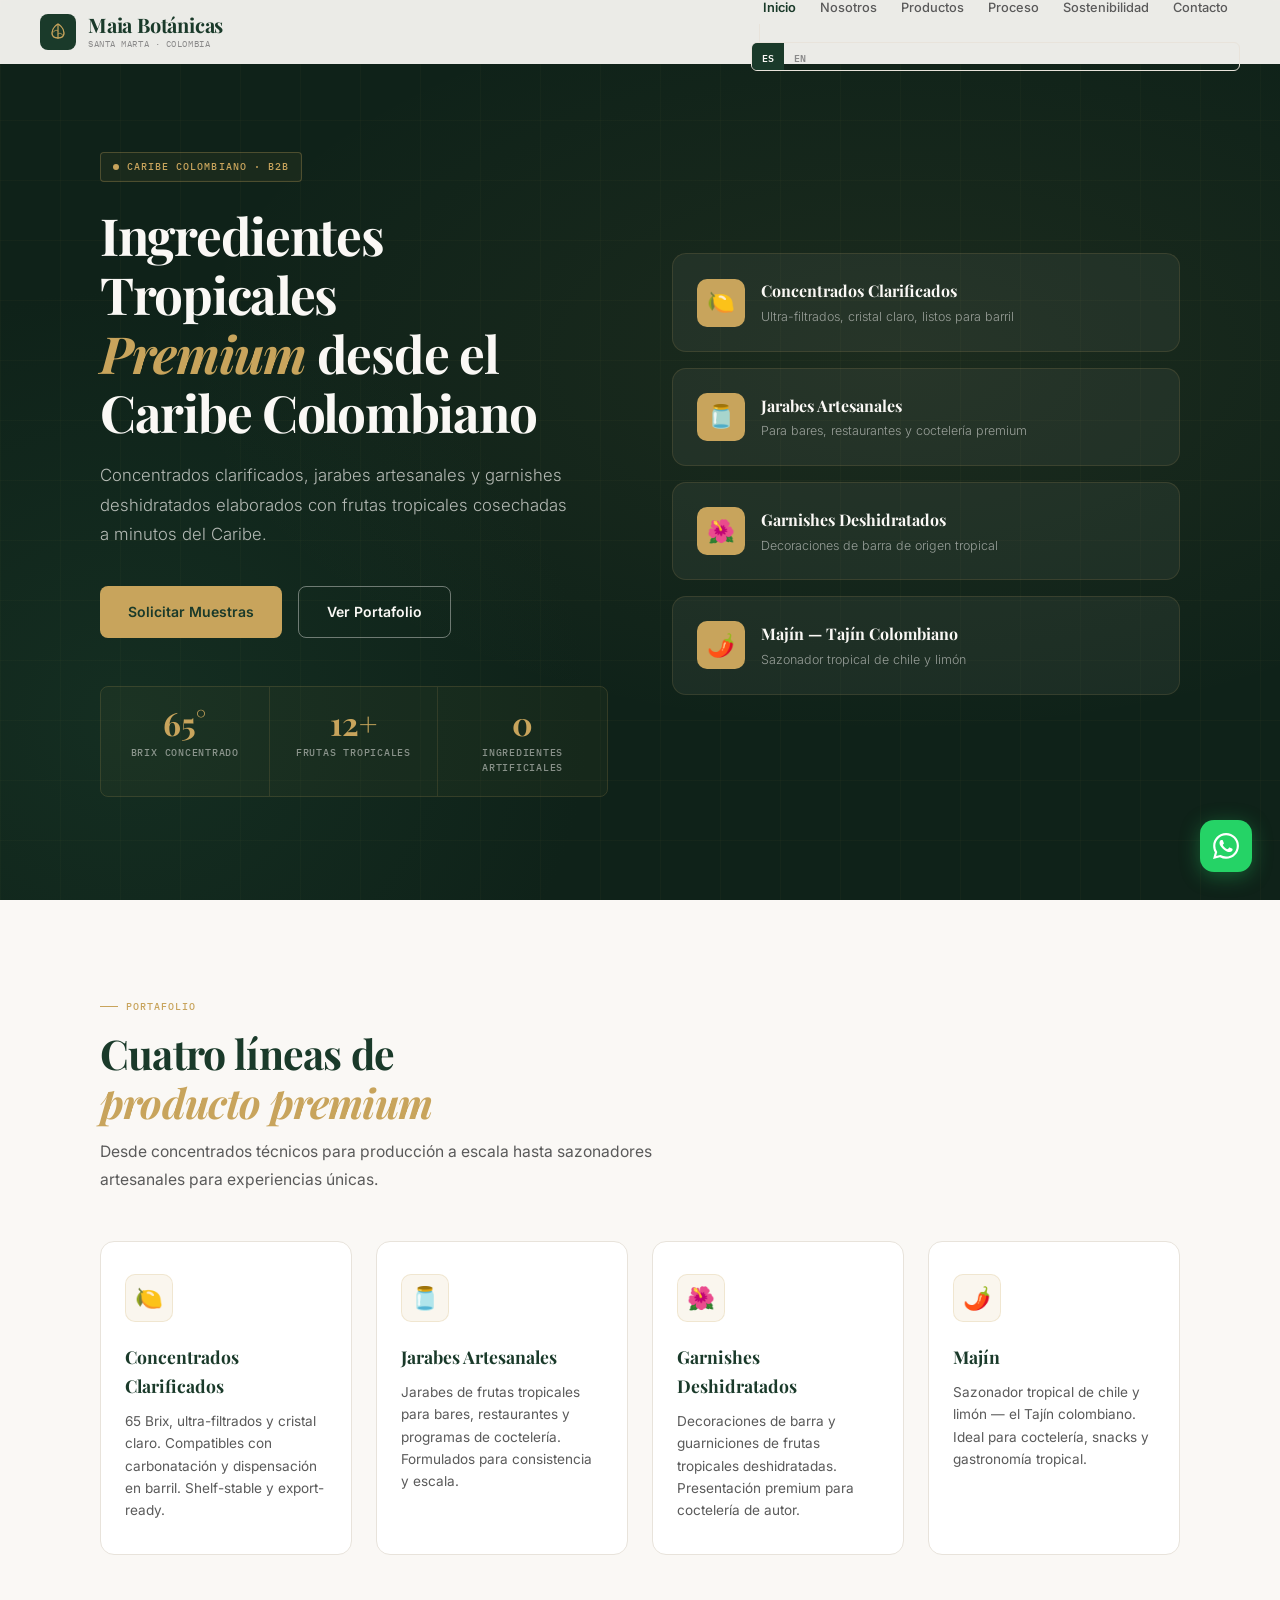
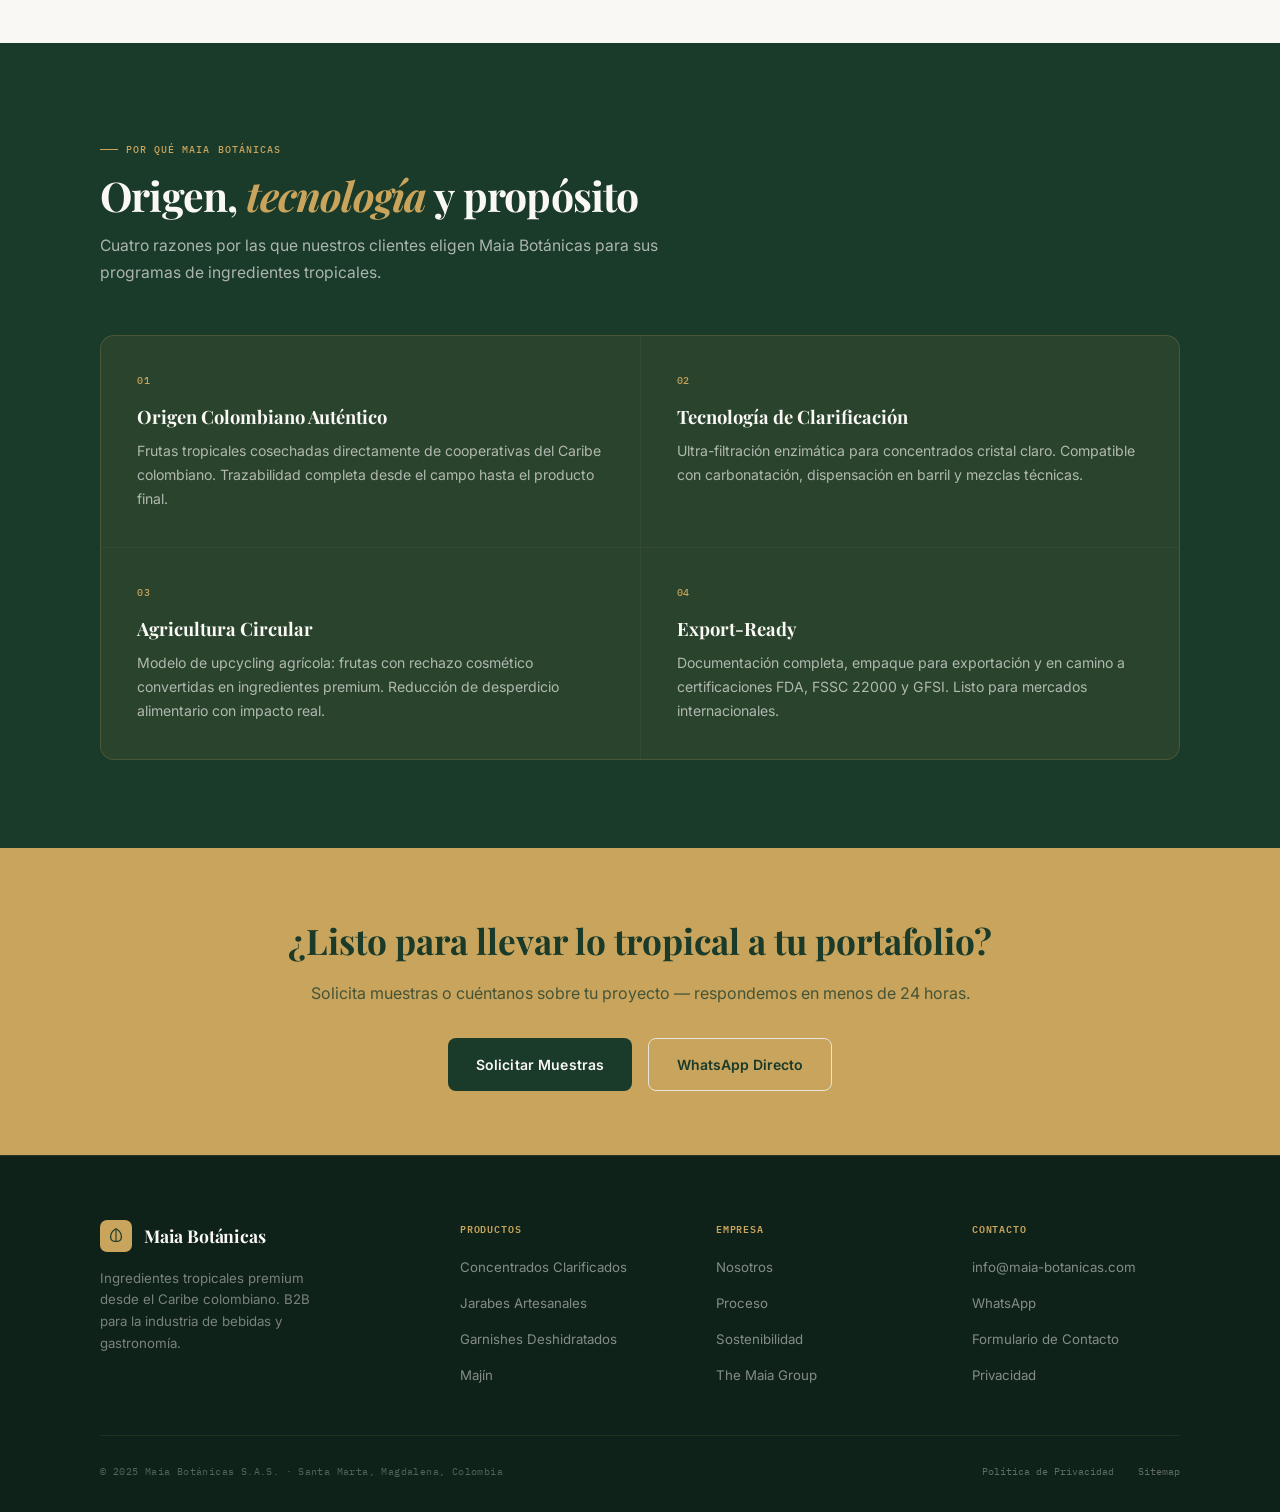
<file: index.html>
<!DOCTYPE html>
<html lang="es">
<head>
<meta charset="UTF-8">
<meta name="viewport" content="width=device-width, initial-scale=1.0">

<!-- Google Analytics (GA4) -->
<script async src="https://www.googletagmanager.com/gtag/js?id=G-XXXXXXXXXX"></script>
<script>
window.dataLayer = window.dataLayer || [];
function gtag(){dataLayer.push(arguments);}
gtag('js', new Date());
gtag('config', 'G-XXXXXXXXXX');
</script>

<title>Maia Botánicas | Ingredientes Tropicales Premium — Caribe Colombiano</title>
<meta name="description" content="Concentrados clarificados, jarabes artesanales y garnishes de frutas tropicales del Caribe colombiano. Ingredientes B2B para la industria de bebidas. Santa Marta, Colombia.">
<meta name="robots" content="index, follow, max-snippet:-1, max-image-preview:large, max-video-preview:-1">
<link rel="canonical" href="https://maia-botanicas.com/">

<!-- Geo -->
<meta name="geo.region" content="CO-MAG">
<meta name="geo.placename" content="Santa Marta, Colombia">
<meta name="geo.position" content="11.2408;-74.1990">
<meta name="ICBM" content="11.2408, -74.1990">

<!-- Open Graph -->
<meta property="og:type" content="website">
<meta property="og:url" content="https://maia-botanicas.com/">
<meta property="og:title" content="Maia Botánicas | Ingredientes Tropicales Premium">
<meta property="og:description" content="Concentrados clarificados 65 Brix, jarabes artesanales y garnishes tropicales. B2B desde el Caribe colombiano.">
<meta property="og:image" content="https://maia-botanicas.com/og-image.jpg">
<meta property="og:site_name" content="Maia Botánicas">
<meta property="og:locale" content="es_CO">
<meta property="og:locale:alternate" content="en_US">

<!-- Twitter Card -->
<meta name="twitter:card" content="summary_large_image">
<meta name="twitter:title" content="Maia Botánicas | Ingredientes Tropicales Premium">
<meta name="twitter:description" content="Concentrados clarificados, jarabes y garnishes tropicales. B2B desde Santa Marta, Colombia.">
<meta name="twitter:image" content="https://maia-botanicas.com/og-image.jpg">

<!-- Structured Data -->
<script type="application/ld+json">
{
  "@context": "https://schema.org",
  "@type": "Organization",
  "name": "Maia Botánicas S.A.S.",
  "url": "https://maia-botanicas.com",
  "description": "Fabricante colombiano de ingredientes tropicales premium: concentrados clarificados, jarabes artesanales y garnishes deshidratados para la industria de bebidas.",
  "foundingDate": "2024",
  "knowsLanguage": ["es", "en"],
  "areaServed": [{"@type": "Country", "name": "Colombia"}, {"@type": "Country", "name": "United States"}],
  "location": {
    "@type": "Place",
    "address": {
      "@type": "PostalAddress",
      "addressLocality": "Santa Marta",
      "addressRegion": "Magdalena",
      "addressCountry": "CO"
    }
  },
  "contactPoint": {
    "@type": "ContactPoint",
    "contactType": "sales",
    "availableLanguage": ["Spanish", "English"]
  },
  "parentOrganization": {
    "@type": "Organization",
    "name": "The Maia Group",
    "url": "https://maia-group.com"
  }
}
</script>

<!-- Fonts -->
<link rel="preconnect" href="https://fonts.googleapis.com">
<link rel="preconnect" href="https://fonts.gstatic.com" crossorigin>
<link href="https://fonts.googleapis.com/css2?family=Playfair+Display:ital,wght@0,700;1,400;1,700&family=Inter:wght@300;400;500;600&family=IBM+Plex+Mono:wght@400;500;600&display=swap" rel="stylesheet">

<link rel="stylesheet" href="css/styles.css">
<link rel="icon" href="favicon/favicon.svg" type="image/svg+xml">
</head>
<body>

<!-- ===== NAV ===== -->
<nav id="navbar">
  <a href="index.html" class="nav-logo" aria-label="Maia Botánicas — Inicio">
    <div class="nav-logo-mark">
      <svg viewBox="0 0 20 20" fill="none" xmlns="http://www.w3.org/2000/svg">
        <path d="M10 2C10 2 4 5.5 4 11C4 13.8 6.2 16 10 16C13.8 16 16 13.8 16 11C16 5.5 10 2 10 2Z" stroke="#c8a45c" stroke-width="1.4" fill="none"/>
        <line x1="10" y1="3" x2="10" y2="16" stroke="#c8a45c" stroke-width="1.2" stroke-linecap="round"/>
        <path d="M10 9C8.5 7.5 6 8.5 5.5 10" stroke="#c8a45c" stroke-width="0.9" stroke-linecap="round" fill="none"/>
        <path d="M10 12C11.5 10.5 14 11.5 14.5 13" stroke="#c8a45c" stroke-width="0.9" stroke-linecap="round" fill="none"/>
      </svg>
    </div>
    <div class="nav-wordmark">
      <span class="nav-wordmark-primary">Maia Botánicas</span>
      <span class="nav-wordmark-sub">Santa Marta · Colombia</span>
    </div>
  </a>

  <div class="nav-center" id="navCenter">
    <ul class="nav-links" id="navLinks">
      <li><a href="index.html" data-lang="es" class="active">Inicio</a><a href="index.html" data-lang="en">Home</a></li>
      <li><a href="nosotros.html" data-lang="es">Nosotros</a><a href="nosotros.html" data-lang="en">About</a></li>
      <li><a href="productos.html" data-lang="es">Productos</a><a href="productos.html" data-lang="en">Products</a></li>
      <li><a href="proceso.html" data-lang="es">Proceso</a><a href="proceso.html" data-lang="en">Process</a></li>
      <li><a href="sostenibilidad.html" data-lang="es">Sostenibilidad</a><a href="sostenibilidad.html" data-lang="en">Sustainability</a></li>
      <li><a href="contacto.html" data-lang="es">Contacto</a><a href="contacto.html" data-lang="en">Contact</a></li>
    </ul>
    <div class="nav-sep"></div>
    <div class="lang-toggle">
      <button class="lang-btn active" id="btnES" onclick="setLang('es')">ES</button>
      <button class="lang-btn" id="btnEN" onclick="setLang('en')">EN</button>
    </div>
  </div>

  <button class="mobile-toggle" onclick="toggleMenu()" aria-label="Menú">
    <svg width="22" height="22" viewBox="0 0 24 24" fill="none" stroke="currentColor" stroke-width="2" stroke-linecap="round">
      <line x1="3" y1="6" x2="21" y2="6"/><line x1="3" y1="12" x2="21" y2="12"/><line x1="3" y1="18" x2="21" y2="18"/>
    </svg>
  </button>
</nav>

<!-- ===== HERO ===== -->
<section class="hero">
  <div class="hero-inner">
    <div class="hero-content">

      <div class="hero-tag" data-lang="es">
        <span class="hero-tag-dot"></span>
        Caribe Colombiano · B2B
      </div>
      <div class="hero-tag" data-lang="en">
        <span class="hero-tag-dot"></span>
        Colombian Caribbean · B2B
      </div>

      <h1 class="hero-h1" data-lang="es">
        Ingredientes Tropicales<br><em>Premium</em> desde el<br>Caribe Colombiano
      </h1>
      <h1 class="hero-h1" data-lang="en">
        Premium Tropical<br><em>Ingredients</em> from the<br>Colombian Caribbean
      </h1>

      <p class="hero-sub" data-lang="es">
        Concentrados clarificados, jarabes artesanales y garnishes deshidratados elaborados con frutas tropicales cosechadas a minutos del Caribe.
      </p>
      <p class="hero-sub" data-lang="en">
        Clarified concentrates, artisanal syrups, and dehydrated garnishes crafted from tropical fruits harvested minutes from the Caribbean coast.
      </p>

      <div class="hero-ctas" data-lang="es">
        <a href="contacto.html" class="btn-gold">Solicitar Muestras</a>
        <a href="productos.html" class="btn-ghost-light">Ver Portafolio</a>
      </div>
      <div class="hero-ctas" data-lang="en">
        <a href="contacto.html" class="btn-gold">Request Samples</a>
        <a href="productos.html" class="btn-ghost-light">View Portfolio</a>
      </div>

      <div class="hero-stats">
        <div class="hero-stat">
          <span class="hero-stat-num">65°</span>
          <span class="hero-stat-label" data-lang="es">Brix Concentrado</span>
          <span class="hero-stat-label" data-lang="en">Brix Concentrate</span>
        </div>
        <div class="hero-stat">
          <span class="hero-stat-num">12+</span>
          <span class="hero-stat-label" data-lang="es">Frutas Tropicales</span>
          <span class="hero-stat-label" data-lang="en">Tropical Fruits</span>
        </div>
        <div class="hero-stat">
          <span class="hero-stat-num">0</span>
          <span class="hero-stat-label" data-lang="es">Ingredientes Artificiales</span>
          <span class="hero-stat-label" data-lang="en">Artificial Ingredients</span>
        </div>
      </div>
    </div>

    <div class="hero-visual">
      <div class="hero-visual-card">
        <div class="hero-visual-icon">🍋</div>
        <div class="hero-visual-text">
          <h4 data-lang="es">Concentrados Clarificados</h4>
          <h4 data-lang="en">Clarified Concentrates</h4>
          <p data-lang="es">Ultra-filtrados, cristal claro, listos para barril</p>
          <p data-lang="en">Ultra-filtered, crystal-clear, keg-dispensing ready</p>
        </div>
      </div>
      <div class="hero-visual-card">
        <div class="hero-visual-icon">🫙</div>
        <div class="hero-visual-text">
          <h4 data-lang="es">Jarabes Artesanales</h4>
          <h4 data-lang="en">Artisanal Syrups</h4>
          <p data-lang="es">Para bares, restaurantes y coctelería premium</p>
          <p data-lang="en">For bars, restaurants and premium cocktail programs</p>
        </div>
      </div>
      <div class="hero-visual-card">
        <div class="hero-visual-icon">🌺</div>
        <div class="hero-visual-text">
          <h4 data-lang="es">Garnishes Deshidratados</h4>
          <h4 data-lang="en">Dehydrated Garnishes</h4>
          <p data-lang="es">Decoraciones de barra de origen tropical</p>
          <p data-lang="en">Tropical-origin bar decorations</p>
        </div>
      </div>
      <div class="hero-visual-card">
        <div class="hero-visual-icon">🌶️</div>
        <div class="hero-visual-text">
          <h4 data-lang="es">Majín — Tajín Colombiano</h4>
          <h4 data-lang="en">Majín — Colombian Tajín</h4>
          <p data-lang="es">Sazonador tropical de chile y limón</p>
          <p data-lang="en">Tropical chili-lime seasoning</p>
        </div>
      </div>
    </div>
  </div>
</section>

<!-- ===== CAPABILITIES ===== -->
<section class="bg-cream">
  <div class="section-inner">
    <div class="reveal">
      <span class="section-label" data-lang="es">Portafolio</span>
      <span class="section-label" data-lang="en">Portfolio</span>
      <h2 class="section-title" data-lang="es">Cuatro líneas de<br><em>producto premium</em></h2>
      <h2 class="section-title" data-lang="en">Four lines of<br><em>premium product</em></h2>
      <p class="section-sub" data-lang="es">Desde concentrados técnicos para producción a escala hasta sazonadores artesanales para experiencias únicas.</p>
      <p class="section-sub" data-lang="en">From technical concentrates for scale production to artisanal seasonings for unique experiences.</p>
    </div>

    <div class="caps-grid">
      <div class="cap-card reveal">
        <div class="cap-icon">🍋</div>
        <h3 data-lang="es">Concentrados Clarificados</h3>
        <h3 data-lang="en">Clarified Concentrates</h3>
        <p data-lang="es">65 Brix, ultra-filtrados y cristal claro. Compatibles con carbonatación y dispensación en barril. Shelf-stable y export-ready.</p>
        <p data-lang="en">65 Brix, ultra-filtered and crystal-clear. Compatible with carbonation and keg dispensing. Shelf-stable and export-ready.</p>
      </div>
      <div class="cap-card reveal">
        <div class="cap-icon">🫙</div>
        <h3 data-lang="es">Jarabes Artesanales</h3>
        <h3 data-lang="en">Artisanal Syrups</h3>
        <p data-lang="es">Jarabes de frutas tropicales para bares, restaurantes y programas de coctelería. Formulados para consistencia y escala.</p>
        <p data-lang="en">Tropical fruit syrups for bars, restaurants, and cocktail programs. Formulated for consistency and scale.</p>
      </div>
      <div class="cap-card reveal">
        <div class="cap-icon">🌺</div>
        <h3 data-lang="es">Garnishes Deshidratados</h3>
        <h3 data-lang="en">Dehydrated Garnishes</h3>
        <p data-lang="es">Decoraciones de barra y guarniciones de frutas tropicales deshidratadas. Presentación premium para coctelería de autor.</p>
        <p data-lang="en">Bar decorations and dried tropical fruit garnishes. Premium presentation for craft cocktail service.</p>
      </div>
      <div class="cap-card reveal">
        <div class="cap-icon">🌶️</div>
        <h3 data-lang="es">Majín</h3>
        <h3 data-lang="en">Majín</h3>
        <p data-lang="es">Sazonador tropical de chile y limón — el Tajín colombiano. Ideal para coctelería, snacks y gastronomía tropical.</p>
        <p data-lang="en">Tropical chili-lime seasoning — the Colombian Tajín. Ideal for cocktails, snacks, and tropical gastronomy.</p>
      </div>
    </div>
  </div>
</section>

<!-- ===== WHY MAIA BOTÁNICAS ===== -->
<section class="why-section">
  <div class="section-inner">
    <div class="reveal">
      <span class="section-label" data-lang="es">Por qué Maia Botánicas</span>
      <span class="section-label" data-lang="en">Why Maia Botánicas</span>
      <h2 class="section-title" style="color: var(--cream);" data-lang="es">Origen, <em>tecnología</em> y propósito</h2>
      <h2 class="section-title" style="color: var(--cream);" data-lang="en">Origin, <em>technology</em> and purpose</h2>
      <p class="section-sub" style="color: rgba(250,248,245,0.65);" data-lang="es">Cuatro razones por las que nuestros clientes eligen Maia Botánicas para sus programas de ingredientes tropicales.</p>
      <p class="section-sub" style="color: rgba(250,248,245,0.65);" data-lang="en">Four reasons our clients choose Maia Botánicas for their tropical ingredient programs.</p>
    </div>

    <div class="why-grid reveal">
      <div class="why-item">
        <div class="why-item-num">01</div>
        <h3 data-lang="es">Origen Colombiano Auténtico</h3>
        <h3 data-lang="en">Authentic Colombian Origin</h3>
        <p data-lang="es">Frutas tropicales cosechadas directamente de cooperativas del Caribe colombiano. Trazabilidad completa desde el campo hasta el producto final.</p>
        <p data-lang="en">Tropical fruits sourced directly from Colombian Caribbean coast cooperatives. Full traceability from farm to finished product.</p>
      </div>
      <div class="why-item">
        <div class="why-item-num">02</div>
        <h3 data-lang="es">Tecnología de Clarificación</h3>
        <h3 data-lang="en">Clarification Technology</h3>
        <p data-lang="es">Ultra-filtración enzimática para concentrados cristal claro. Compatible con carbonatación, dispensación en barril y mezclas técnicas.</p>
        <p data-lang="en">Enzymatic ultra-filtration for crystal-clear concentrates. Compatible with carbonation, keg dispensing, and technical blending.</p>
      </div>
      <div class="why-item">
        <div class="why-item-num">03</div>
        <h3 data-lang="es">Agricultura Circular</h3>
        <h3 data-lang="en">Circular Agriculture</h3>
        <p data-lang="es">Modelo de upcycling agrícola: frutas con rechazo cosmético convertidas en ingredientes premium. Reducción de desperdicio alimentario con impacto real.</p>
        <p data-lang="en">Agricultural upcycling model: cosmetically rejected fruit transformed into premium ingredients. Real food waste reduction with measurable impact.</p>
      </div>
      <div class="why-item">
        <div class="why-item-num">04</div>
        <h3 data-lang="es">Export-Ready</h3>
        <h3 data-lang="en">Export-Ready</h3>
        <p data-lang="es">Documentación completa, empaque para exportación y en camino a certificaciones FDA, FSSC 22000 y GFSI. Listo para mercados internacionales.</p>
        <p data-lang="en">Full documentation, export-grade packaging, and on track for FDA, FSSC 22000, and GFSI certifications. Ready for international markets.</p>
      </div>
    </div>
  </div>
</section>

<!-- ===== CTA BAND ===== -->
<div class="cta-band">
  <div class="section-inner">
    <h2 data-lang="es">¿Listo para llevar lo tropical a tu portafolio?</h2>
    <h2 data-lang="en">Ready to bring tropical to your portfolio?</h2>
    <p data-lang="es">Solicita muestras o cuéntanos sobre tu proyecto — respondemos en menos de 24 horas.</p>
    <p data-lang="en">Request samples or tell us about your project — we respond within 24 hours.</p>
    <div class="cta-band-btns">
      <a href="contacto.html" class="btn-primary" data-lang="es">Solicitar Muestras</a>
      <a href="contacto.html" class="btn-primary" data-lang="en">Request Samples</a>
      <a href="https://wa.me/19034598763?text=Hola!%20Me%20interesa%20Maia%20Bot%C3%A1nicas" target="_blank" rel="noopener" class="btn-ghost" data-lang="es">WhatsApp Directo</a>
      <a href="https://wa.me/19034598763?text=Hi!%20I%27m%20interested%20in%20Maia%20Bot%C3%A1nicas" target="_blank" rel="noopener" class="btn-ghost" data-lang="en">WhatsApp Direct</a>
    </div>
  </div>
</div>

<!-- ===== FOOTER ===== -->
<footer>
  <div class="footer-inner">
    <div class="footer-top">
      <div class="footer-brand">
        <div class="footer-logo-row">
          <div class="footer-logo-mark">
            <svg viewBox="0 0 20 20" fill="none" xmlns="http://www.w3.org/2000/svg">
              <path d="M10 2C10 2 4 5.5 4 11C4 13.8 6.2 16 10 16C13.8 16 16 13.8 16 11C16 5.5 10 2 10 2Z" stroke="#1a3a2a" stroke-width="1.4" fill="none"/>
              <line x1="10" y1="3" x2="10" y2="16" stroke="#1a3a2a" stroke-width="1.2" stroke-linecap="round"/>
            </svg>
          </div>
          <span class="footer-brand-name">Maia Botánicas</span>
        </div>
        <p data-lang="es">Ingredientes tropicales premium desde el Caribe colombiano. B2B para la industria de bebidas y gastronomía.</p>
        <p data-lang="en">Premium tropical ingredients from the Colombian Caribbean. B2B for the beverage and gastronomy industry.</p>
      </div>

      <div class="footer-col">
        <h4 data-lang="es">Productos</h4>
        <h4 data-lang="en">Products</h4>
        <ul>
          <li><a href="productos.html" data-lang="es">Concentrados Clarificados</a><a href="productos.html" data-lang="en">Clarified Concentrates</a></li>
          <li><a href="productos.html" data-lang="es">Jarabes Artesanales</a><a href="productos.html" data-lang="en">Artisanal Syrups</a></li>
          <li><a href="productos.html" data-lang="es">Garnishes Deshidratados</a><a href="productos.html" data-lang="en">Dehydrated Garnishes</a></li>
          <li><a href="productos.html" data-lang="es">Majín</a><a href="productos.html" data-lang="en">Majín</a></li>
        </ul>
      </div>

      <div class="footer-col">
        <h4 data-lang="es">Empresa</h4>
        <h4 data-lang="en">Company</h4>
        <ul>
          <li><a href="nosotros.html" data-lang="es">Nosotros</a><a href="nosotros.html" data-lang="en">About Us</a></li>
          <li><a href="proceso.html" data-lang="es">Proceso</a><a href="proceso.html" data-lang="en">Process</a></li>
          <li><a href="sostenibilidad.html" data-lang="es">Sostenibilidad</a><a href="sostenibilidad.html" data-lang="en">Sustainability</a></li>
          <li><a href="https://maia-group.com" target="_blank" rel="noopener">The Maia Group</a></li>
        </ul>
      </div>

      <div class="footer-col">
        <h4 data-lang="es">Contacto</h4>
        <h4 data-lang="en">Contact</h4>
        <ul>
          <li><a href="mailto:info@maia-botanicas.com">info@maia-botanicas.com</a></li>
          <li><a href="https://wa.me/19034598763?text=Hola!%20Me%20interesa%20Maia%20Bot%C3%A1nicas" target="_blank" rel="noopener">WhatsApp</a></li>
          <li><a href="contacto.html" data-lang="es">Formulario de Contacto</a><a href="contacto.html" data-lang="en">Contact Form</a></li>
          <li><a href="privacy.html" data-lang="es">Privacidad</a><a href="privacy.html" data-lang="en">Privacy</a></li>
        </ul>
      </div>
    </div>

    <div class="footer-bottom">
      <span class="footer-copy" data-lang="es">&copy; 2025 Maia Botánicas S.A.S. · Santa Marta, Magdalena, Colombia</span>
      <span class="footer-copy" data-lang="en">&copy; 2025 Maia Botánicas S.A.S. · Santa Marta, Magdalena, Colombia</span>
      <div class="footer-links">
        <a href="privacy.html" data-lang="es">Política de Privacidad</a>
        <a href="privacy.html" data-lang="en">Privacy Policy</a>
        <a href="sitemap.xml">Sitemap</a>
      </div>
    </div>
  </div>
</footer>

<!-- WhatsApp FAB -->
<a href="https://wa.me/19034598763?text=Hola!%20Me%20interesa%20Maia%20Bot%C3%A1nicas" class="wa" target="_blank" rel="noopener" aria-label="WhatsApp">
  <svg width="26" height="26" viewBox="0 0 24 24" fill="white">
    <path d="M17.472 14.382c-.297-.149-1.758-.867-2.03-.967-.273-.099-.471-.148-.67.15-.197.297-.767.966-.94 1.164-.173.199-.347.223-.644.075-.297-.15-1.255-.463-2.39-1.475-.883-.788-1.48-1.761-1.653-2.059-.173-.297-.018-.458.13-.606.134-.133.298-.347.446-.52.149-.174.198-.298.298-.497.099-.198.05-.371-.025-.52-.075-.149-.669-1.612-.916-2.207-.242-.579-.487-.5-.669-.51-.173-.008-.371-.01-.57-.01-.198 0-.52.074-.792.372-.272.297-1.04 1.016-1.04 2.479 0 1.462 1.065 2.875 1.213 3.074.149.198 2.096 3.2 5.077 4.487.709.306 1.262.489 1.694.625.712.227 1.36.195 1.871.118.571-.085 1.758-.719 2.006-1.413.248-.694.248-1.289.173-1.413-.074-.124-.272-.198-.57-.347m-5.421 7.403h-.004a9.87 9.87 0 01-5.031-1.378l-.361-.214-3.741.982.998-3.648-.235-.374a9.86 9.86 0 01-1.51-5.26c.001-5.45 4.436-9.884 9.888-9.884 2.64 0 5.122 1.03 6.988 2.898a9.825 9.825 0 012.893 6.994c-.003 5.45-4.437 9.884-9.885 9.884m8.413-18.297A11.815 11.815 0 0012.05 0C5.495 0 .16 5.335.157 11.892c0 2.096.547 4.142 1.588 5.945L.057 24l6.305-1.654a11.882 11.882 0 005.683 1.448h.005c6.554 0 11.89-5.335 11.893-11.893a11.821 11.821 0 00-3.48-8.413z"/>
  </svg>
</a>

<!-- Toast -->
<div class="toast" id="toast">
  <div class="toast-check">
    <svg width="10" height="10" viewBox="0 0 24 24" fill="none" stroke="white" stroke-width="3" stroke-linecap="round" stroke-linejoin="round"><polyline points="20 6 9 17 4 12"/></svg>
  </div>
  <span id="toastMsg"></span>
</div>

<script src="js/main.js"></script>
</body>
</html>
</file>
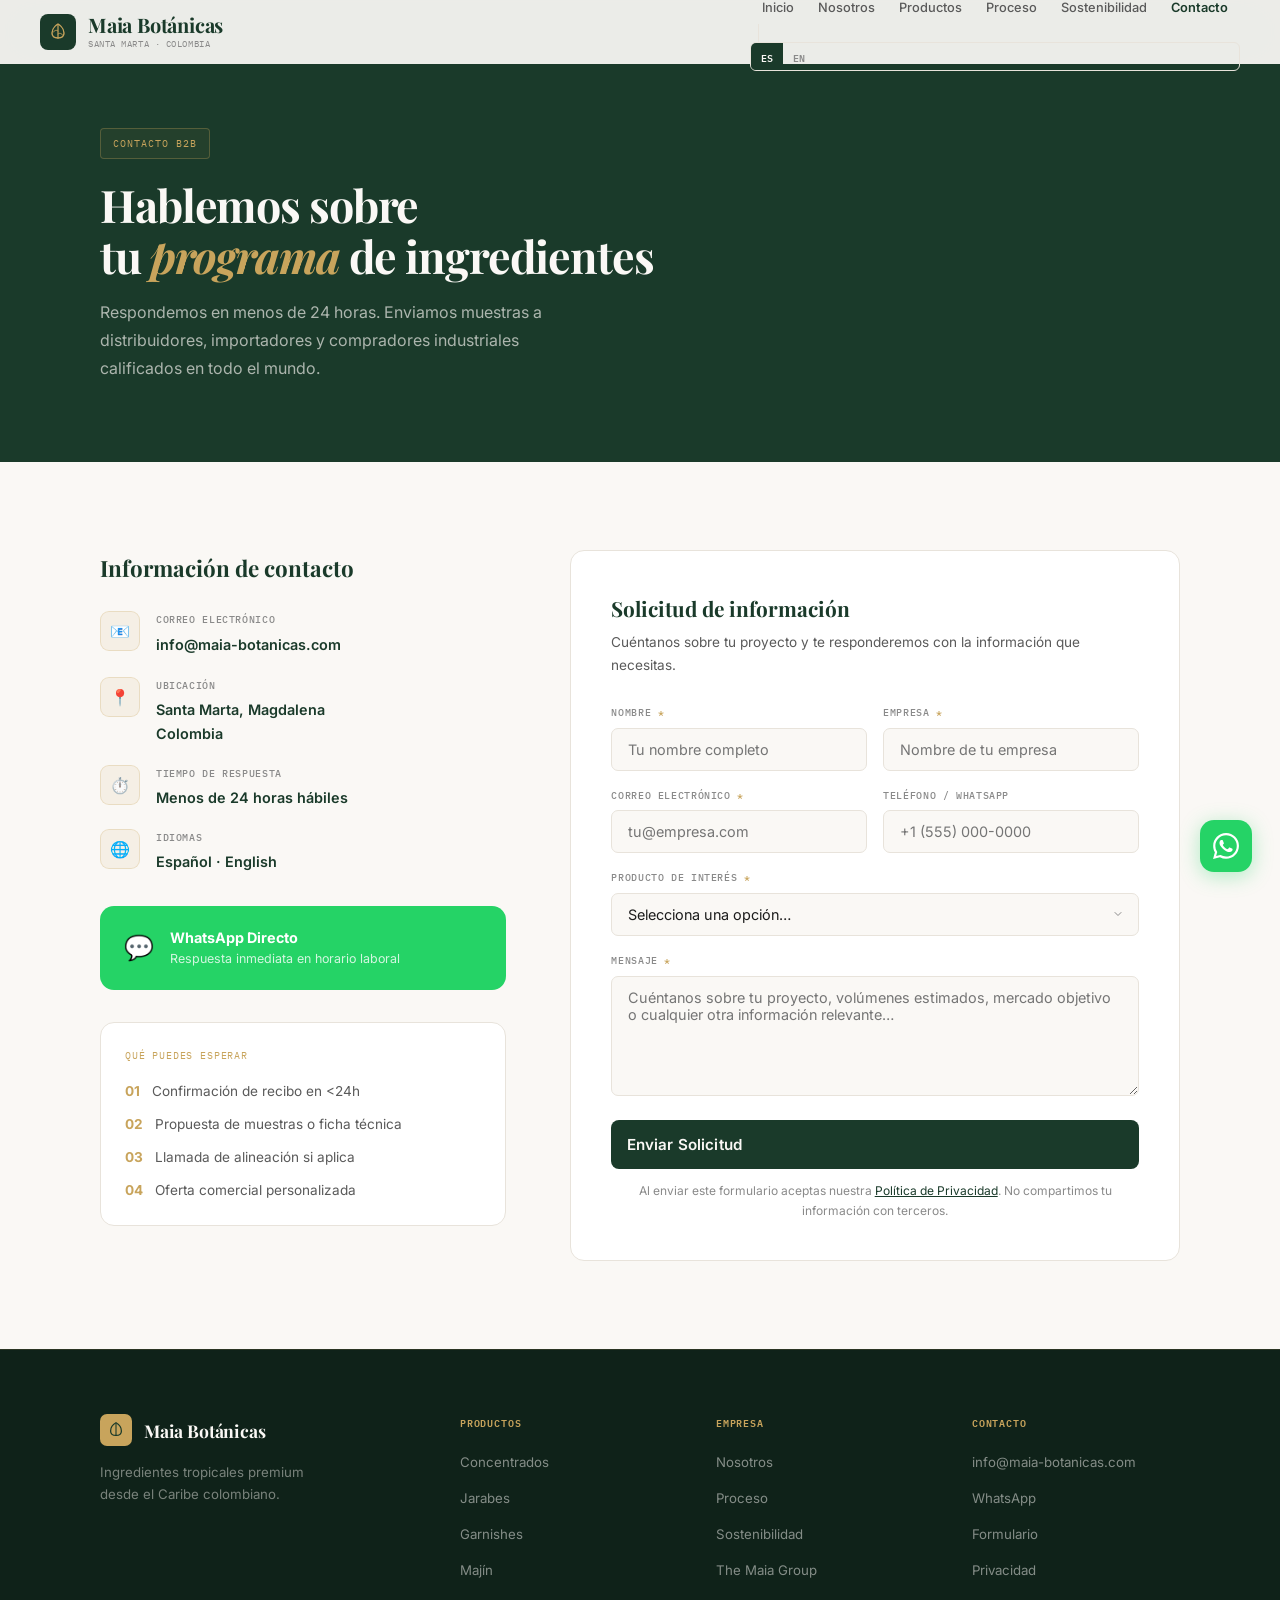
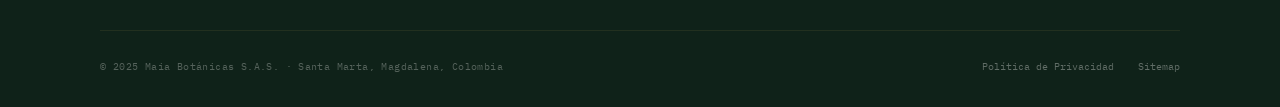
<file: contacto.html>
<!DOCTYPE html>
<html lang="es">
<head>
<meta charset="UTF-8">
<meta name="viewport" content="width=device-width, initial-scale=1.0">
<script async src="https://www.googletagmanager.com/gtag/js?id=G-XXXXXXXXXX"></script>
<script>
window.dataLayer = window.dataLayer || [];
function gtag(){dataLayer.push(arguments);}
gtag('js', new Date());
gtag('config', 'G-XXXXXXXXXX');
</script>
<title>Contacto | Maia Botánicas — Solicitar Muestras e Información</title>
<meta name="description" content="Contacta a Maia Botánicas para solicitar muestras, fichas técnicas o información sobre nuestro portafolio de ingredientes tropicales. Santa Marta, Colombia.">
<meta name="robots" content="index, follow">
<link rel="canonical" href="https://maia-botanicas.com/contacto.html">
<meta property="og:title" content="Contacto | Maia Botánicas">
<meta property="og:description" content="Solicita muestras o información sobre nuestros concentrados clarificados, jarabes y garnishes tropicales.">
<meta property="og:url" content="https://maia-botanicas.com/contacto.html">
<meta property="og:image" content="https://maia-botanicas.com/og-image.jpg">
<link rel="preconnect" href="https://fonts.googleapis.com">
<link rel="preconnect" href="https://fonts.gstatic.com" crossorigin>
<link href="https://fonts.googleapis.com/css2?family=Playfair+Display:ital,wght@0,700;1,400;1,700&family=Inter:wght@300;400;500;600&family=IBM+Plex+Mono:wght@400;500;600&display=swap" rel="stylesheet">
<link rel="stylesheet" href="css/styles.css">
<link rel="icon" href="favicon/favicon.svg" type="image/svg+xml">
</head>
<body>

<!-- ===== NAV ===== -->
<nav id="navbar">
  <a href="index.html" class="nav-logo" aria-label="Maia Botánicas — Inicio">
    <div class="nav-logo-mark">
      <svg viewBox="0 0 20 20" fill="none" xmlns="http://www.w3.org/2000/svg">
        <path d="M10 2C10 2 4 5.5 4 11C4 13.8 6.2 16 10 16C13.8 16 16 13.8 16 11C16 5.5 10 2 10 2Z" stroke="#c8a45c" stroke-width="1.4" fill="none"/>
        <line x1="10" y1="3" x2="10" y2="16" stroke="#c8a45c" stroke-width="1.2" stroke-linecap="round"/>
        <path d="M10 9C8.5 7.5 6 8.5 5.5 10" stroke="#c8a45c" stroke-width="0.9" stroke-linecap="round" fill="none"/>
        <path d="M10 12C11.5 10.5 14 11.5 14.5 13" stroke="#c8a45c" stroke-width="0.9" stroke-linecap="round" fill="none"/>
      </svg>
    </div>
    <div class="nav-wordmark">
      <span class="nav-wordmark-primary">Maia Botánicas</span>
      <span class="nav-wordmark-sub">Santa Marta · Colombia</span>
    </div>
  </a>
  <div class="nav-center" id="navCenter">
    <ul class="nav-links" id="navLinks">
      <li><a href="index.html" data-lang="es">Inicio</a><a href="index.html" data-lang="en">Home</a></li>
      <li><a href="nosotros.html" data-lang="es">Nosotros</a><a href="nosotros.html" data-lang="en">About</a></li>
      <li><a href="productos.html" data-lang="es">Productos</a><a href="productos.html" data-lang="en">Products</a></li>
      <li><a href="proceso.html" data-lang="es">Proceso</a><a href="proceso.html" data-lang="en">Process</a></li>
      <li><a href="sostenibilidad.html" data-lang="es">Sostenibilidad</a><a href="sostenibilidad.html" data-lang="en">Sustainability</a></li>
      <li><a href="contacto.html" data-lang="es" class="active">Contacto</a><a href="contacto.html" data-lang="en" class="active">Contact</a></li>
    </ul>
    <div class="nav-sep"></div>
    <div class="lang-toggle">
      <button class="lang-btn active" id="btnES" onclick="setLang('es')">ES</button>
      <button class="lang-btn" id="btnEN" onclick="setLang('en')">EN</button>
    </div>
  </div>
  <button class="mobile-toggle" onclick="toggleMenu()" aria-label="Menú">
    <svg width="22" height="22" viewBox="0 0 24 24" fill="none" stroke="currentColor" stroke-width="2" stroke-linecap="round">
      <line x1="3" y1="6" x2="21" y2="6"/><line x1="3" y1="12" x2="21" y2="12"/><line x1="3" y1="18" x2="21" y2="18"/>
    </svg>
  </button>
</nav>

<!-- ===== HERO ===== -->
<div class="contact-hero">
  <div class="contact-hero-inner">
    <div class="about-tag" data-lang="es">Contacto B2B</div>
    <div class="about-tag" data-lang="en">B2B Contact</div>
    <h1 data-lang="es">Hablemos sobre<br>tu <em>programa</em> de ingredientes</h1>
    <h1 data-lang="en">Let's talk about<br>your <em>ingredient</em> program</h1>
    <p data-lang="es">Respondemos en menos de 24 horas. Enviamos muestras a distribuidores, importadores y compradores industriales calificados en todo el mundo.</p>
    <p data-lang="en">We respond within 24 hours. We send samples to qualified distributors, importers, and industrial buyers worldwide.</p>
  </div>
</div>

<!-- ===== CONTACT SECTION ===== -->
<section class="bg-cream">
  <div class="section-inner">
    <div class="contact-layout">

      <!-- LEFT: Info -->
      <div>
        <h2 class="contact-info" style="font-family:var(--serif);font-size:1.4rem;font-weight:700;color:var(--forest);margin-bottom:1.5rem;" data-lang="es">Información de contacto</h2>
        <h2 class="contact-info" style="font-family:var(--serif);font-size:1.4rem;font-weight:700;color:var(--forest);margin-bottom:1.5rem;" data-lang="en">Contact information</h2>

        <div class="contact-details">
          <div class="contact-detail">
            <div class="contact-detail-icon">📧</div>
            <div class="contact-detail-text">
              <h4 data-lang="es">Correo electrónico</h4>
              <h4 data-lang="en">Email</h4>
              <a href="mailto:info@maia-botanicas.com">info@maia-botanicas.com</a>
            </div>
          </div>

          <div class="contact-detail">
            <div class="contact-detail-icon">📍</div>
            <div class="contact-detail-text">
              <h4 data-lang="es">Ubicación</h4>
              <h4 data-lang="en">Location</h4>
              <p data-lang="es">Santa Marta, Magdalena<br>Colombia</p>
              <p data-lang="en">Santa Marta, Magdalena<br>Colombia</p>
            </div>
          </div>

          <div class="contact-detail">
            <div class="contact-detail-icon">⏱️</div>
            <div class="contact-detail-text">
              <h4 data-lang="es">Tiempo de respuesta</h4>
              <h4 data-lang="en">Response time</h4>
              <p data-lang="es">Menos de 24 horas hábiles</p>
              <p data-lang="en">Less than 24 business hours</p>
            </div>
          </div>

          <div class="contact-detail">
            <div class="contact-detail-icon">🌐</div>
            <div class="contact-detail-text">
              <h4 data-lang="es">Idiomas</h4>
              <h4 data-lang="en">Languages</h4>
              <p data-lang="es">Español · English</p>
              <p data-lang="en">Español · English</p>
            </div>
          </div>
        </div>

        <a href="https://wa.me/19034598763?text=Hola!%20Me%20interesa%20Maia%20Bot%C3%A1nicas%2C%20quisiera%20m%C3%A1s%20informaci%C3%B3n." target="_blank" rel="noopener" class="wa-cta" data-lang="es">
          <span class="wa-cta-icon">💬</span>
          <div class="wa-cta-text">
            <h4>WhatsApp Directo</h4>
            <p>Respuesta inmediata en horario laboral</p>
          </div>
        </a>
        <a href="https://wa.me/19034598763?text=Hi!%20I%27m%20interested%20in%20Maia%20Bot%C3%A1nicas%2C%20I%27d%20like%20more%20information." target="_blank" rel="noopener" class="wa-cta" data-lang="en">
          <span class="wa-cta-icon">💬</span>
          <div class="wa-cta-text">
            <h4>WhatsApp Direct</h4>
            <p>Immediate response during business hours</p>
          </div>
        </a>

        <!-- What to expect -->
        <div style="margin-top:2rem;padding:1.5rem;background:white;border:1px solid var(--cream-3);border-radius:var(--radius-lg);">
          <p style="font-family:var(--mono);font-size:0.65rem;color:var(--gold);letter-spacing:0.08em;text-transform:uppercase;margin-bottom:1rem;" data-lang="es">Qué puedes esperar</p>
          <p style="font-family:var(--mono);font-size:0.65rem;color:var(--gold);letter-spacing:0.08em;text-transform:uppercase;margin-bottom:1rem;" data-lang="en">What to expect</p>
          <ul style="list-style:none;display:flex;flex-direction:column;gap:0.65rem;">
            <li style="font-size:0.85rem;color:var(--ink-3);display:flex;gap:0.75rem;">
              <span style="color:var(--gold);font-weight:700;flex-shrink:0;">01</span>
              <span data-lang="es">Confirmación de recibo en &lt;24h</span>
              <span data-lang="en">Receipt confirmation in &lt;24h</span>
            </li>
            <li style="font-size:0.85rem;color:var(--ink-3);display:flex;gap:0.75rem;">
              <span style="color:var(--gold);font-weight:700;flex-shrink:0;">02</span>
              <span data-lang="es">Propuesta de muestras o ficha técnica</span>
              <span data-lang="en">Sample proposal or technical data sheet</span>
            </li>
            <li style="font-size:0.85rem;color:var(--ink-3);display:flex;gap:0.75rem;">
              <span style="color:var(--gold);font-weight:700;flex-shrink:0;">03</span>
              <span data-lang="es">Llamada de alineación si aplica</span>
              <span data-lang="en">Alignment call if applicable</span>
            </li>
            <li style="font-size:0.85rem;color:var(--ink-3);display:flex;gap:0.75rem;">
              <span style="color:var(--gold);font-weight:700;flex-shrink:0;">04</span>
              <span data-lang="es">Oferta comercial personalizada</span>
              <span data-lang="en">Customized commercial offer</span>
            </li>
          </ul>
        </div>
      </div>

      <!-- RIGHT: Form -->
      <div class="contact-form-wrap reveal">
        <h3 data-lang="es">Solicitud de información</h3>
        <h3 data-lang="en">Information request</h3>
        <p class="form-sub" data-lang="es">Cuéntanos sobre tu proyecto y te responderemos con la información que necesitas.</p>
        <p class="form-sub" data-lang="en">Tell us about your project and we'll respond with the information you need.</p>

        <form id="contactForm" novalidate>
          <!-- Hidden fields -->
          <input type="hidden" name="source" value="maia-botanicas">
          <input type="hidden" name="form-name" value="maia-botanicas-contact">

          <div class="form-row">
            <div class="form-group">
              <label for="nombre" data-lang="es">Nombre <span class="form-required">*</span></label>
              <label for="nombre" data-lang="en">Name <span class="form-required">*</span></label>
              <input type="text" id="nombre" name="nombre" required
                placeholder="Tu nombre completo" data-lang="es"
                autocomplete="name">
              <input type="text" id="nombre" name="nombre" required
                placeholder="Your full name" data-lang="en"
                autocomplete="name">
            </div>
            <div class="form-group">
              <label for="empresa" data-lang="es">Empresa <span class="form-required">*</span></label>
              <label for="empresa" data-lang="en">Company <span class="form-required">*</span></label>
              <input type="text" id="empresa" name="empresa" required
                placeholder="Nombre de tu empresa" data-lang="es"
                autocomplete="organization">
              <input type="text" id="empresa" name="empresa" required
                placeholder="Your company name" data-lang="en"
                autocomplete="organization">
            </div>
          </div>

          <div class="form-row">
            <div class="form-group">
              <label for="email" data-lang="es">Correo electrónico <span class="form-required">*</span></label>
              <label for="email" data-lang="en">Email address <span class="form-required">*</span></label>
              <input type="email" id="email" name="email" required
                placeholder="tu@empresa.com"
                autocomplete="email">
            </div>
            <div class="form-group">
              <label for="telefono" data-lang="es">Teléfono / WhatsApp</label>
              <label for="telefono" data-lang="en">Phone / WhatsApp</label>
              <input type="tel" id="telefono" name="telefono"
                placeholder="+1 (555) 000-0000"
                autocomplete="tel">
            </div>
          </div>

          <div class="form-group">
            <label for="interes" data-lang="es">Producto de interés <span class="form-required">*</span></label>
            <label for="interes" data-lang="en">Product of interest <span class="form-required">*</span></label>
            <select id="interes" name="interes" required>
              <option value="" data-lang="es">Selecciona una opción…</option>
              <option value="" data-lang="en">Select an option…</option>
              <option value="concentrados" data-lang="es">Concentrados Clarificados (65 Brix)</option>
              <option value="concentrados" data-lang="en">Clarified Concentrates (65 Brix)</option>
              <option value="jarabes" data-lang="es">Jarabes Artesanales de Coctelería</option>
              <option value="jarabes" data-lang="en">Artisanal Cocktail Syrups</option>
              <option value="garnishes" data-lang="es">Garnishes Deshidratados</option>
              <option value="garnishes" data-lang="en">Dehydrated Fruit Garnishes</option>
              <option value="majin" data-lang="es">Majín (Sazonador Chile-Limón)</option>
              <option value="majin" data-lang="en">Majín (Chili-Lime Seasoning)</option>
              <option value="custom" data-lang="es">Formulación Personalizada</option>
              <option value="custom" data-lang="en">Custom Formulation</option>
              <option value="todo" data-lang="es">Portafolio completo</option>
              <option value="todo" data-lang="en">Full portfolio</option>
            </select>
          </div>

          <div class="form-group">
            <label for="mensaje" data-lang="es">Mensaje <span class="form-required">*</span></label>
            <label for="mensaje" data-lang="en">Message <span class="form-required">*</span></label>
            <textarea id="mensaje" name="mensaje" required
              data-lang="es"
              placeholder="Cuéntanos sobre tu proyecto, volúmenes estimados, mercado objetivo o cualquier otra información relevante…"></textarea>
            <textarea id="mensaje" name="mensaje" required
              data-lang="en"
              placeholder="Tell us about your project, estimated volumes, target market, or any other relevant information…"></textarea>
          </div>

          <button type="submit" class="btn-primary form-submit" data-lang="es">Enviar Solicitud</button>
          <button type="submit" class="btn-primary form-submit" data-lang="en">Send Enquiry</button>

          <p class="form-privacy" data-lang="es">
            Al enviar este formulario aceptas nuestra <a href="privacy.html">Política de Privacidad</a>. No compartimos tu información con terceros.
          </p>
          <p class="form-privacy" data-lang="en">
            By submitting this form you agree to our <a href="privacy.html">Privacy Policy</a>. We do not share your information with third parties.
          </p>
        </form>
      </div>

    </div>
  </div>
</section>

<!-- ===== FOOTER ===== -->
<footer>
  <div class="footer-inner">
    <div class="footer-top">
      <div class="footer-brand">
        <div class="footer-logo-row">
          <div class="footer-logo-mark">
            <svg viewBox="0 0 20 20" fill="none" xmlns="http://www.w3.org/2000/svg">
              <path d="M10 2C10 2 4 5.5 4 11C4 13.8 6.2 16 10 16C13.8 16 16 13.8 16 11C16 5.5 10 2 10 2Z" stroke="#1a3a2a" stroke-width="1.4" fill="none"/>
              <line x1="10" y1="3" x2="10" y2="16" stroke="#1a3a2a" stroke-width="1.2" stroke-linecap="round"/>
            </svg>
          </div>
          <span class="footer-brand-name">Maia Botánicas</span>
        </div>
        <p data-lang="es">Ingredientes tropicales premium desde el Caribe colombiano.</p>
        <p data-lang="en">Premium tropical ingredients from the Colombian Caribbean.</p>
      </div>
      <div class="footer-col">
        <h4 data-lang="es">Productos</h4><h4 data-lang="en">Products</h4>
        <ul>
          <li><a href="productos.html" data-lang="es">Concentrados</a><a href="productos.html" data-lang="en">Concentrates</a></li>
          <li><a href="productos.html" data-lang="es">Jarabes</a><a href="productos.html" data-lang="en">Syrups</a></li>
          <li><a href="productos.html" data-lang="es">Garnishes</a><a href="productos.html" data-lang="en">Garnishes</a></li>
          <li><a href="productos.html">Majín</a></li>
        </ul>
      </div>
      <div class="footer-col">
        <h4 data-lang="es">Empresa</h4><h4 data-lang="en">Company</h4>
        <ul>
          <li><a href="nosotros.html" data-lang="es">Nosotros</a><a href="nosotros.html" data-lang="en">About Us</a></li>
          <li><a href="proceso.html" data-lang="es">Proceso</a><a href="proceso.html" data-lang="en">Process</a></li>
          <li><a href="sostenibilidad.html" data-lang="es">Sostenibilidad</a><a href="sostenibilidad.html" data-lang="en">Sustainability</a></li>
          <li><a href="https://maia-group.com" target="_blank" rel="noopener">The Maia Group</a></li>
        </ul>
      </div>
      <div class="footer-col">
        <h4 data-lang="es">Contacto</h4><h4 data-lang="en">Contact</h4>
        <ul>
          <li><a href="mailto:info@maia-botanicas.com">info@maia-botanicas.com</a></li>
          <li><a href="https://wa.me/19034598763?text=Hola!%20Me%20interesa%20Maia%20Bot%C3%A1nicas" target="_blank" rel="noopener">WhatsApp</a></li>
          <li><a href="contacto.html" data-lang="es">Formulario</a><a href="contacto.html" data-lang="en">Contact Form</a></li>
          <li><a href="privacy.html" data-lang="es">Privacidad</a><a href="privacy.html" data-lang="en">Privacy</a></li>
        </ul>
      </div>
    </div>
    <div class="footer-bottom">
      <span class="footer-copy">&copy; 2025 Maia Botánicas S.A.S. · Santa Marta, Magdalena, Colombia</span>
      <div class="footer-links">
        <a href="privacy.html" data-lang="es">Política de Privacidad</a>
        <a href="privacy.html" data-lang="en">Privacy Policy</a>
        <a href="sitemap.xml">Sitemap</a>
      </div>
    </div>
  </div>
</footer>

<a href="https://wa.me/19034598763?text=Hola!%20Me%20interesa%20Maia%20Bot%C3%A1nicas" class="wa" target="_blank" rel="noopener" aria-label="WhatsApp">
  <svg width="26" height="26" viewBox="0 0 24 24" fill="white"><path d="M17.472 14.382c-.297-.149-1.758-.867-2.03-.967-.273-.099-.471-.148-.67.15-.197.297-.767.966-.94 1.164-.173.199-.347.223-.644.075-.297-.15-1.255-.463-2.39-1.475-.883-.788-1.48-1.761-1.653-2.059-.173-.297-.018-.458.13-.606.134-.133.298-.347.446-.52.149-.174.198-.298.298-.497.099-.198.05-.371-.025-.52-.075-.149-.669-1.612-.916-2.207-.242-.579-.487-.5-.669-.51-.173-.008-.371-.01-.57-.01-.198 0-.52.074-.792.372-.272.297-1.04 1.016-1.04 2.479 0 1.462 1.065 2.875 1.213 3.074.149.198 2.096 3.2 5.077 4.487.709.306 1.262.489 1.694.625.712.227 1.36.195 1.871.118.571-.085 1.758-.719 2.006-1.413.248-.694.248-1.289.173-1.413-.074-.124-.272-.198-.57-.347m-5.421 7.403h-.004a9.87 9.87 0 01-5.031-1.378l-.361-.214-3.741.982.998-3.648-.235-.374a9.86 9.86 0 01-1.51-5.26c.001-5.45 4.436-9.884 9.888-9.884 2.64 0 5.122 1.03 6.988 2.898a9.825 9.825 0 012.893 6.994c-.003 5.45-4.437 9.884-9.885 9.884m8.413-18.297A11.815 11.815 0 0012.05 0C5.495 0 .16 5.335.157 11.892c0 2.096.547 4.142 1.588 5.945L.057 24l6.305-1.654a11.882 11.882 0 005.683 1.448h.005c6.554 0 11.89-5.335 11.893-11.893a11.821 11.821 0 00-3.48-8.413z"/></svg>
</a>
<div class="toast" id="toast">
  <div class="toast-check"><svg width="10" height="10" viewBox="0 0 24 24" fill="none" stroke="white" stroke-width="3" stroke-linecap="round" stroke-linejoin="round"><polyline points="20 6 9 17 4 12"/></svg></div>
  <span id="toastMsg"></span>
</div>
<script src="js/main.js"></script>
</body>
</html>
</file>
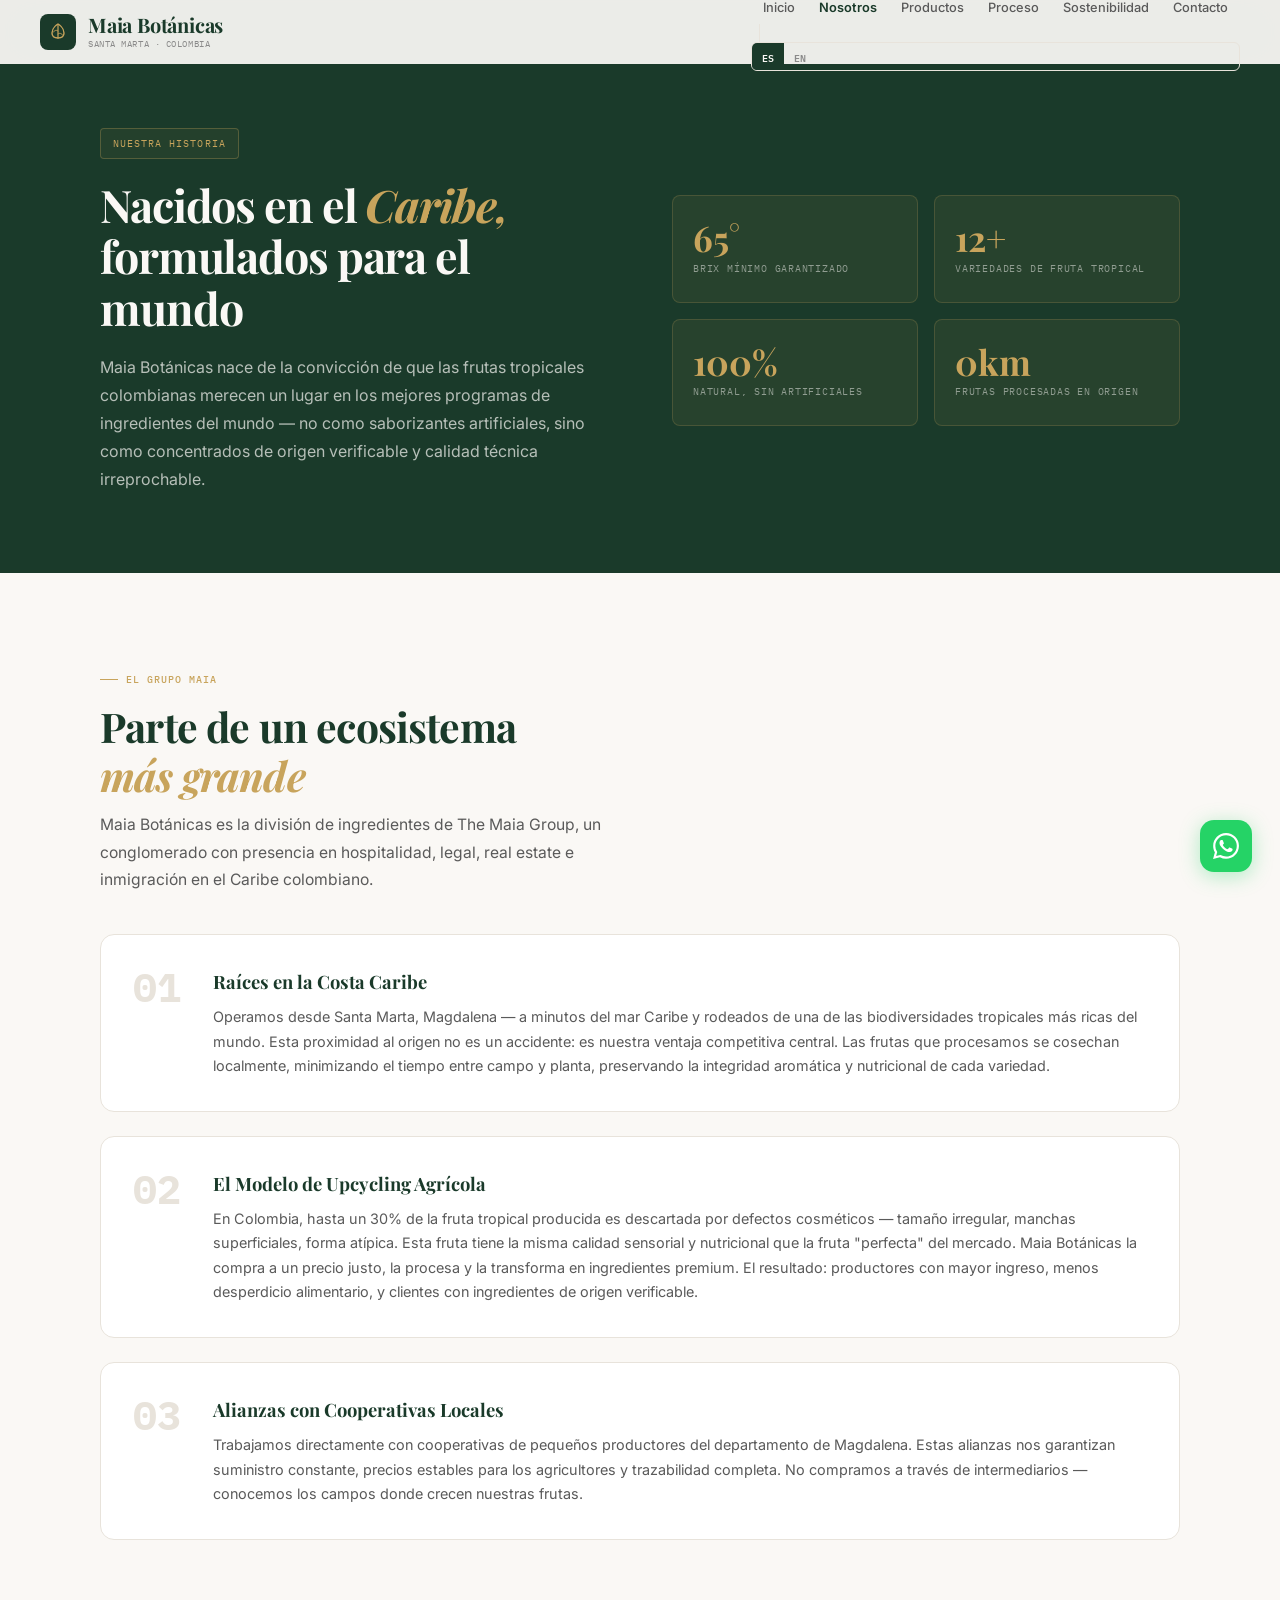
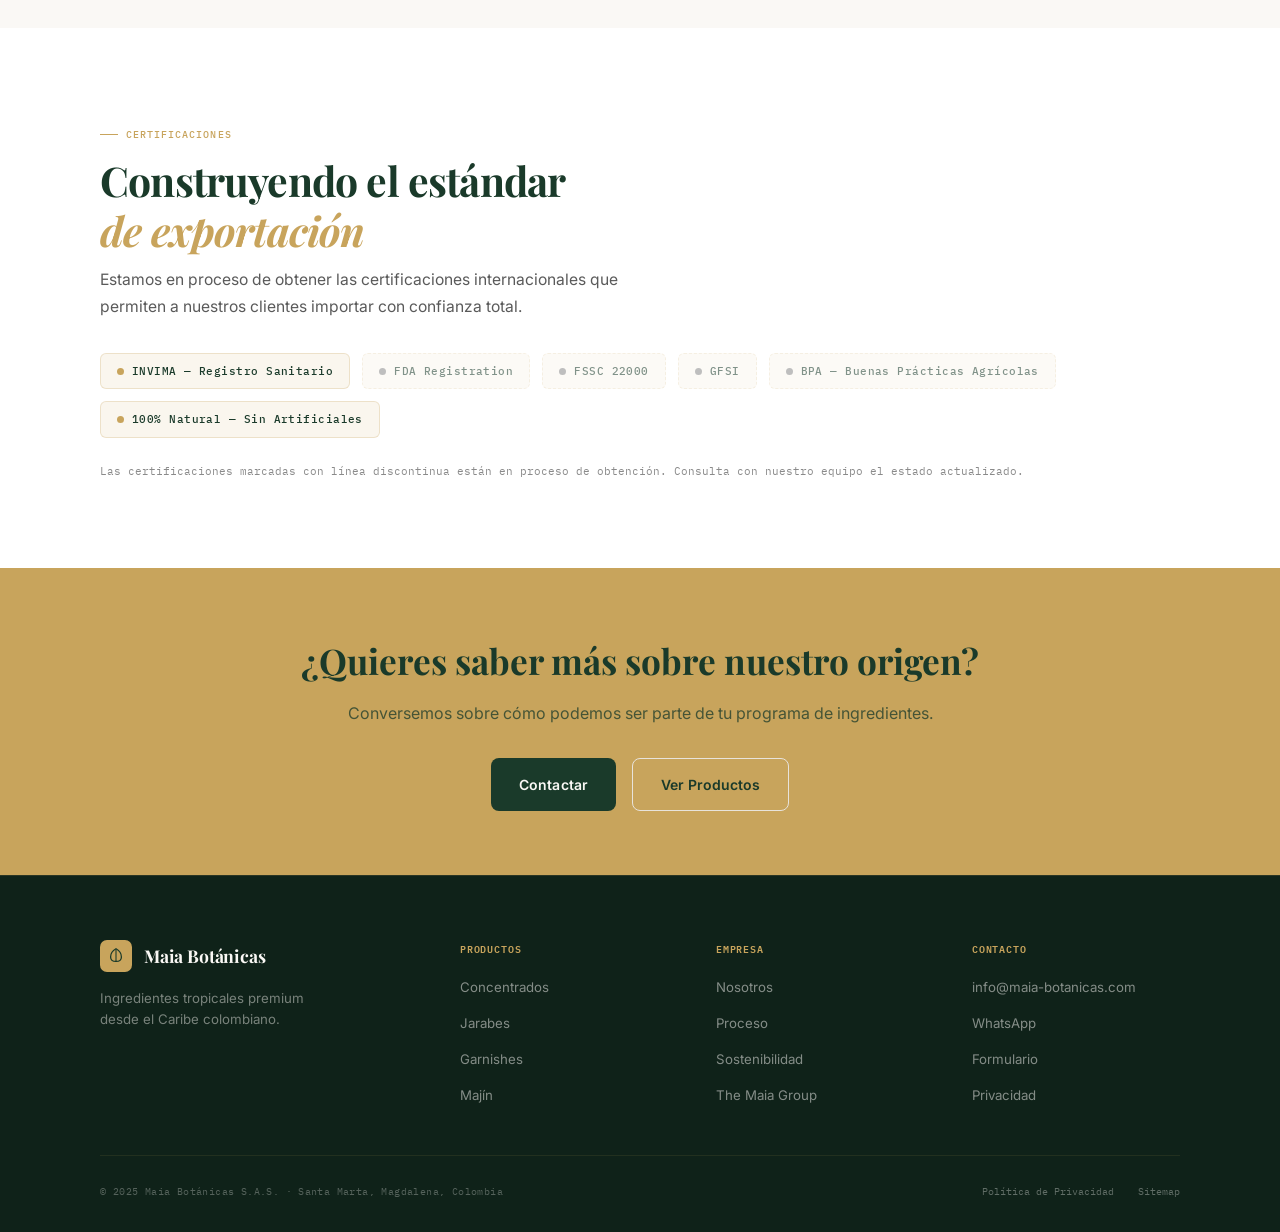
<file: nosotros.html>
<!DOCTYPE html>
<html lang="es">
<head>
<meta charset="UTF-8">
<meta name="viewport" content="width=device-width, initial-scale=1.0">
<script async src="https://www.googletagmanager.com/gtag/js?id=G-XXXXXXXXXX"></script>
<script>
window.dataLayer = window.dataLayer || [];
function gtag(){dataLayer.push(arguments);}
gtag('js', new Date());
gtag('config', 'G-XXXXXXXXXX');
</script>
<title>Nosotros | Maia Botánicas — Ingredientes Tropicales del Caribe</title>
<meta name="description" content="Conoce la historia de Maia Botánicas: origen caribeño, modelo de agricultura circular y alianzas con cooperativas locales en Santa Marta, Colombia.">
<meta name="robots" content="index, follow">
<link rel="canonical" href="https://maia-botanicas.com/nosotros.html">
<meta property="og:title" content="Nosotros | Maia Botánicas">
<meta property="og:description" content="Ingredientes tropicales premium desde el Caribe colombiano. Modelo de upcycling agrícola y cooperativas locales.">
<meta property="og:url" content="https://maia-botanicas.com/nosotros.html">
<meta property="og:image" content="https://maia-botanicas.com/og-image.jpg">
<link rel="preconnect" href="https://fonts.googleapis.com">
<link rel="preconnect" href="https://fonts.gstatic.com" crossorigin>
<link href="https://fonts.googleapis.com/css2?family=Playfair+Display:ital,wght@0,700;1,400;1,700&family=Inter:wght@300;400;500;600&family=IBM+Plex+Mono:wght@400;500;600&display=swap" rel="stylesheet">
<link rel="stylesheet" href="css/styles.css">
<link rel="icon" href="favicon/favicon.svg" type="image/svg+xml">
</head>
<body>

<!-- ===== NAV ===== -->
<nav id="navbar">
  <a href="index.html" class="nav-logo" aria-label="Maia Botánicas — Inicio">
    <div class="nav-logo-mark">
      <svg viewBox="0 0 20 20" fill="none" xmlns="http://www.w3.org/2000/svg">
        <path d="M10 2C10 2 4 5.5 4 11C4 13.8 6.2 16 10 16C13.8 16 16 13.8 16 11C16 5.5 10 2 10 2Z" stroke="#c8a45c" stroke-width="1.4" fill="none"/>
        <line x1="10" y1="3" x2="10" y2="16" stroke="#c8a45c" stroke-width="1.2" stroke-linecap="round"/>
        <path d="M10 9C8.5 7.5 6 8.5 5.5 10" stroke="#c8a45c" stroke-width="0.9" stroke-linecap="round" fill="none"/>
        <path d="M10 12C11.5 10.5 14 11.5 14.5 13" stroke="#c8a45c" stroke-width="0.9" stroke-linecap="round" fill="none"/>
      </svg>
    </div>
    <div class="nav-wordmark">
      <span class="nav-wordmark-primary">Maia Botánicas</span>
      <span class="nav-wordmark-sub">Santa Marta · Colombia</span>
    </div>
  </a>
  <div class="nav-center" id="navCenter">
    <ul class="nav-links" id="navLinks">
      <li><a href="index.html" data-lang="es">Inicio</a><a href="index.html" data-lang="en">Home</a></li>
      <li><a href="nosotros.html" data-lang="es" class="active">Nosotros</a><a href="nosotros.html" data-lang="en" class="active">About</a></li>
      <li><a href="productos.html" data-lang="es">Productos</a><a href="productos.html" data-lang="en">Products</a></li>
      <li><a href="proceso.html" data-lang="es">Proceso</a><a href="proceso.html" data-lang="en">Process</a></li>
      <li><a href="sostenibilidad.html" data-lang="es">Sostenibilidad</a><a href="sostenibilidad.html" data-lang="en">Sustainability</a></li>
      <li><a href="contacto.html" data-lang="es">Contacto</a><a href="contacto.html" data-lang="en">Contact</a></li>
    </ul>
    <div class="nav-sep"></div>
    <div class="lang-toggle">
      <button class="lang-btn active" id="btnES" onclick="setLang('es')">ES</button>
      <button class="lang-btn" id="btnEN" onclick="setLang('en')">EN</button>
    </div>
  </div>
  <button class="mobile-toggle" onclick="toggleMenu()" aria-label="Menú">
    <svg width="22" height="22" viewBox="0 0 24 24" fill="none" stroke="currentColor" stroke-width="2" stroke-linecap="round">
      <line x1="3" y1="6" x2="21" y2="6"/><line x1="3" y1="12" x2="21" y2="12"/><line x1="3" y1="18" x2="21" y2="18"/>
    </svg>
  </button>
</nav>

<!-- ===== ABOUT HERO ===== -->
<div class="about-hero">
  <div class="about-hero-inner">
    <div>
      <div class="about-tag" data-lang="es">Nuestra Historia</div>
      <div class="about-tag" data-lang="en">Our Story</div>
      <h1 data-lang="es">Nacidos en el <em>Caribe,</em><br>formulados para el mundo</h1>
      <h1 data-lang="en">Born on the <em>Caribbean,</em><br>formulated for the world</h1>
      <p style="margin-top:1rem;" data-lang="es">Maia Botánicas nace de la convicción de que las frutas tropicales colombianas merecen un lugar en los mejores programas de ingredientes del mundo — no como saborizantes artificiales, sino como concentrados de origen verificable y calidad técnica irreprochable.</p>
      <p style="margin-top:1rem;" data-lang="en">Maia Botánicas was born from the conviction that Colombian tropical fruits deserve a place in the world's best ingredient programs — not as artificial flavorings, but as verifiable-origin concentrates with unimpeachable technical quality.</p>
    </div>
    <div class="about-metrics">
      <div class="about-metric">
        <span class="about-metric-num">65°</span>
        <span class="about-metric-label" data-lang="es">Brix mínimo garantizado</span>
        <span class="about-metric-label" data-lang="en">Guaranteed minimum Brix</span>
      </div>
      <div class="about-metric">
        <span class="about-metric-num">12+</span>
        <span class="about-metric-label" data-lang="es">Variedades de fruta tropical</span>
        <span class="about-metric-label" data-lang="en">Tropical fruit varieties</span>
      </div>
      <div class="about-metric">
        <span class="about-metric-num">100%</span>
        <span class="about-metric-label" data-lang="es">Natural, sin artificiales</span>
        <span class="about-metric-label" data-lang="en">Natural, no artificials</span>
      </div>
      <div class="about-metric">
        <span class="about-metric-num">0km</span>
        <span class="about-metric-label" data-lang="es">Frutas procesadas en origen</span>
        <span class="about-metric-label" data-lang="en">Fruit processed at origin</span>
      </div>
    </div>
  </div>
</div>

<!-- ===== THE MAIA GROUP CONNECTION ===== -->
<section class="bg-cream">
  <div class="section-inner">
    <div class="reveal">
      <span class="section-label" data-lang="es">El Grupo Maia</span>
      <span class="section-label" data-lang="en">The Maia Group</span>
      <h2 class="section-title" data-lang="es">Parte de un ecosistema<br><em>más grande</em></h2>
      <h2 class="section-title" data-lang="en">Part of a <em>larger</em><br>ecosystem</h2>
      <p class="section-sub" data-lang="es">Maia Botánicas es la división de ingredientes de The Maia Group, un conglomerado con presencia en hospitalidad, legal, real estate e inmigración en el Caribe colombiano.</p>
      <p class="section-sub" data-lang="en">Maia Botánicas is the ingredients division of The Maia Group, a conglomerate with presence in hospitality, legal, real estate, and immigration services across the Colombian Caribbean.</p>
    </div>

    <div class="story-blocks" style="margin-top:2.5rem;">
      <div class="story-block reveal">
        <div class="story-block-num">01</div>
        <div>
          <h3 data-lang="es">Raíces en la Costa Caribe</h3>
          <h3 data-lang="en">Roots on the Caribbean Coast</h3>
          <p data-lang="es">Operamos desde Santa Marta, Magdalena — a minutos del mar Caribe y rodeados de una de las biodiversidades tropicales más ricas del mundo. Esta proximidad al origen no es un accidente: es nuestra ventaja competitiva central. Las frutas que procesamos se cosechan localmente, minimizando el tiempo entre campo y planta, preservando la integridad aromática y nutricional de cada variedad.</p>
          <p data-lang="en">We operate from Santa Marta, Magdalena — minutes from the Caribbean Sea and surrounded by one of the world's richest tropical biodiversities. This proximity to origin is not an accident: it is our core competitive advantage. The fruits we process are harvested locally, minimizing time between field and plant, preserving the aromatic and nutritional integrity of each variety.</p>
        </div>
      </div>
      <div class="story-block reveal">
        <div class="story-block-num">02</div>
        <div>
          <h3 data-lang="es">El Modelo de Upcycling Agrícola</h3>
          <h3 data-lang="en">The Agricultural Upcycling Model</h3>
          <p data-lang="es">En Colombia, hasta un 30% de la fruta tropical producida es descartada por defectos cosméticos — tamaño irregular, manchas superficiales, forma atípica. Esta fruta tiene la misma calidad sensorial y nutricional que la fruta "perfecta" del mercado. Maia Botánicas la compra a un precio justo, la procesa y la transforma en ingredientes premium. El resultado: productores con mayor ingreso, menos desperdicio alimentario, y clientes con ingredientes de origen verificable.</p>
          <p data-lang="en">In Colombia, up to 30% of tropical fruit produced is discarded due to cosmetic defects — irregular size, surface blemishes, atypical shape. This fruit has the same sensory and nutritional quality as "perfect" market fruit. Maia Botánicas buys it at a fair price, processes it, and transforms it into premium ingredients. The result: farmers with higher income, less food waste, and clients with verifiable-origin ingredients.</p>
        </div>
      </div>
      <div class="story-block reveal">
        <div class="story-block-num">03</div>
        <div>
          <h3 data-lang="es">Alianzas con Cooperativas Locales</h3>
          <h3 data-lang="en">Partnerships with Local Cooperatives</h3>
          <p data-lang="es">Trabajamos directamente con cooperativas de pequeños productores del departamento de Magdalena. Estas alianzas nos garantizan suministro constante, precios estables para los agricultores y trazabilidad completa. No compramos a través de intermediarios — conocemos los campos donde crecen nuestras frutas.</p>
          <p data-lang="en">We work directly with small producer cooperatives in the department of Magdalena. These partnerships guarantee us a consistent supply, stable prices for farmers, and full traceability. We do not buy through intermediaries — we know the fields where our fruits grow.</p>
        </div>
      </div>
    </div>
  </div>
</section>

<!-- ===== CERTIFICATIONS ===== -->
<section class="bg-white">
  <div class="section-inner">
    <div class="reveal">
      <span class="section-label" data-lang="es">Certificaciones</span>
      <span class="section-label" data-lang="en">Certifications</span>
      <h2 class="section-title" data-lang="es">Construyendo el estándar<br><em>de exportación</em></h2>
      <h2 class="section-title" data-lang="en">Building the<br><em>export standard</em></h2>
      <p class="section-sub" data-lang="es">Estamos en proceso de obtener las certificaciones internacionales que permiten a nuestros clientes importar con confianza total.</p>
      <p class="section-sub" data-lang="en">We are in the process of obtaining the international certifications that allow our clients to import with full confidence.</p>
    </div>

    <div class="cert-grid reveal">
      <div class="cert-badge">
        <span class="cert-dot"></span>
        <span data-lang="es">INVIMA — Registro Sanitario</span>
        <span data-lang="en">INVIMA — Sanitary Registration</span>
      </div>
      <div class="cert-badge pending">
        <span class="cert-dot pending"></span>
        <span>FDA Registration</span>
      </div>
      <div class="cert-badge pending">
        <span class="cert-dot pending"></span>
        <span>FSSC 22000</span>
      </div>
      <div class="cert-badge pending">
        <span class="cert-dot pending"></span>
        <span>GFSI</span>
      </div>
      <div class="cert-badge pending">
        <span class="cert-dot pending"></span>
        <span data-lang="es">BPA — Buenas Prácticas Agrícolas</span>
        <span data-lang="en">GAP — Good Agricultural Practices</span>
      </div>
      <div class="cert-badge">
        <span class="cert-dot"></span>
        <span data-lang="es">100% Natural — Sin Artificiales</span>
        <span data-lang="en">100% Natural — No Artificials</span>
      </div>
    </div>

    <p style="margin-top:1.5rem; font-family: var(--mono); font-size:0.7rem; color: var(--muted);" data-lang="es">
      Las certificaciones marcadas con línea discontinua están en proceso de obtención. Consulta con nuestro equipo el estado actualizado.
    </p>
    <p style="margin-top:1.5rem; font-family: var(--mono); font-size:0.7rem; color: var(--muted);" data-lang="en">
      Certifications marked with dashed border are currently in progress. Contact our team for current status.
    </p>
  </div>
</section>

<!-- ===== CTA ===== -->
<div class="cta-band">
  <div class="section-inner">
    <h2 data-lang="es">¿Quieres saber más sobre nuestro origen?</h2>
    <h2 data-lang="en">Want to learn more about our origin?</h2>
    <p data-lang="es">Conversemos sobre cómo podemos ser parte de tu programa de ingredientes.</p>
    <p data-lang="en">Let's talk about how we can be part of your ingredient program.</p>
    <div class="cta-band-btns">
      <a href="contacto.html" class="btn-primary" data-lang="es">Contactar</a>
      <a href="contacto.html" class="btn-primary" data-lang="en">Get in Touch</a>
      <a href="productos.html" class="btn-ghost" data-lang="es">Ver Productos</a>
      <a href="productos.html" class="btn-ghost" data-lang="en">View Products</a>
    </div>
  </div>
</div>

<!-- ===== FOOTER ===== -->
<footer>
  <div class="footer-inner">
    <div class="footer-top">
      <div class="footer-brand">
        <div class="footer-logo-row">
          <div class="footer-logo-mark">
            <svg viewBox="0 0 20 20" fill="none" xmlns="http://www.w3.org/2000/svg">
              <path d="M10 2C10 2 4 5.5 4 11C4 13.8 6.2 16 10 16C13.8 16 16 13.8 16 11C16 5.5 10 2 10 2Z" stroke="#1a3a2a" stroke-width="1.4" fill="none"/>
              <line x1="10" y1="3" x2="10" y2="16" stroke="#1a3a2a" stroke-width="1.2" stroke-linecap="round"/>
            </svg>
          </div>
          <span class="footer-brand-name">Maia Botánicas</span>
        </div>
        <p data-lang="es">Ingredientes tropicales premium desde el Caribe colombiano.</p>
        <p data-lang="en">Premium tropical ingredients from the Colombian Caribbean.</p>
      </div>
      <div class="footer-col">
        <h4 data-lang="es">Productos</h4><h4 data-lang="en">Products</h4>
        <ul>
          <li><a href="productos.html" data-lang="es">Concentrados</a><a href="productos.html" data-lang="en">Concentrates</a></li>
          <li><a href="productos.html" data-lang="es">Jarabes</a><a href="productos.html" data-lang="en">Syrups</a></li>
          <li><a href="productos.html" data-lang="es">Garnishes</a><a href="productos.html" data-lang="en">Garnishes</a></li>
          <li><a href="productos.html">Majín</a></li>
        </ul>
      </div>
      <div class="footer-col">
        <h4 data-lang="es">Empresa</h4><h4 data-lang="en">Company</h4>
        <ul>
          <li><a href="nosotros.html" data-lang="es">Nosotros</a><a href="nosotros.html" data-lang="en">About Us</a></li>
          <li><a href="proceso.html" data-lang="es">Proceso</a><a href="proceso.html" data-lang="en">Process</a></li>
          <li><a href="sostenibilidad.html" data-lang="es">Sostenibilidad</a><a href="sostenibilidad.html" data-lang="en">Sustainability</a></li>
          <li><a href="https://maia-group.com" target="_blank" rel="noopener">The Maia Group</a></li>
        </ul>
      </div>
      <div class="footer-col">
        <h4 data-lang="es">Contacto</h4><h4 data-lang="en">Contact</h4>
        <ul>
          <li><a href="mailto:info@maia-botanicas.com">info@maia-botanicas.com</a></li>
          <li><a href="https://wa.me/19034598763?text=Hola!%20Me%20interesa%20Maia%20Bot%C3%A1nicas" target="_blank" rel="noopener">WhatsApp</a></li>
          <li><a href="contacto.html" data-lang="es">Formulario</a><a href="contacto.html" data-lang="en">Contact Form</a></li>
          <li><a href="privacy.html" data-lang="es">Privacidad</a><a href="privacy.html" data-lang="en">Privacy</a></li>
        </ul>
      </div>
    </div>
    <div class="footer-bottom">
      <span class="footer-copy">&copy; 2025 Maia Botánicas S.A.S. · Santa Marta, Magdalena, Colombia</span>
      <div class="footer-links">
        <a href="privacy.html" data-lang="es">Política de Privacidad</a>
        <a href="privacy.html" data-lang="en">Privacy Policy</a>
        <a href="sitemap.xml">Sitemap</a>
      </div>
    </div>
  </div>
</footer>

<a href="https://wa.me/19034598763?text=Hola!%20Me%20interesa%20Maia%20Bot%C3%A1nicas" class="wa" target="_blank" rel="noopener" aria-label="WhatsApp">
  <svg width="26" height="26" viewBox="0 0 24 24" fill="white"><path d="M17.472 14.382c-.297-.149-1.758-.867-2.03-.967-.273-.099-.471-.148-.67.15-.197.297-.767.966-.94 1.164-.173.199-.347.223-.644.075-.297-.15-1.255-.463-2.39-1.475-.883-.788-1.48-1.761-1.653-2.059-.173-.297-.018-.458.13-.606.134-.133.298-.347.446-.52.149-.174.198-.298.298-.497.099-.198.05-.371-.025-.52-.075-.149-.669-1.612-.916-2.207-.242-.579-.487-.5-.669-.51-.173-.008-.371-.01-.57-.01-.198 0-.52.074-.792.372-.272.297-1.04 1.016-1.04 2.479 0 1.462 1.065 2.875 1.213 3.074.149.198 2.096 3.2 5.077 4.487.709.306 1.262.489 1.694.625.712.227 1.36.195 1.871.118.571-.085 1.758-.719 2.006-1.413.248-.694.248-1.289.173-1.413-.074-.124-.272-.198-.57-.347m-5.421 7.403h-.004a9.87 9.87 0 01-5.031-1.378l-.361-.214-3.741.982.998-3.648-.235-.374a9.86 9.86 0 01-1.51-5.26c.001-5.45 4.436-9.884 9.888-9.884 2.64 0 5.122 1.03 6.988 2.898a9.825 9.825 0 012.893 6.994c-.003 5.45-4.437 9.884-9.885 9.884m8.413-18.297A11.815 11.815 0 0012.05 0C5.495 0 .16 5.335.157 11.892c0 2.096.547 4.142 1.588 5.945L.057 24l6.305-1.654a11.882 11.882 0 005.683 1.448h.005c6.554 0 11.89-5.335 11.893-11.893a11.821 11.821 0 00-3.48-8.413z"/></svg>
</a>

<div class="toast" id="toast">
  <div class="toast-check"><svg width="10" height="10" viewBox="0 0 24 24" fill="none" stroke="white" stroke-width="3" stroke-linecap="round" stroke-linejoin="round"><polyline points="20 6 9 17 4 12"/></svg></div>
  <span id="toastMsg"></span>
</div>

<script src="js/main.js"></script>
</body>
</html>
</file>
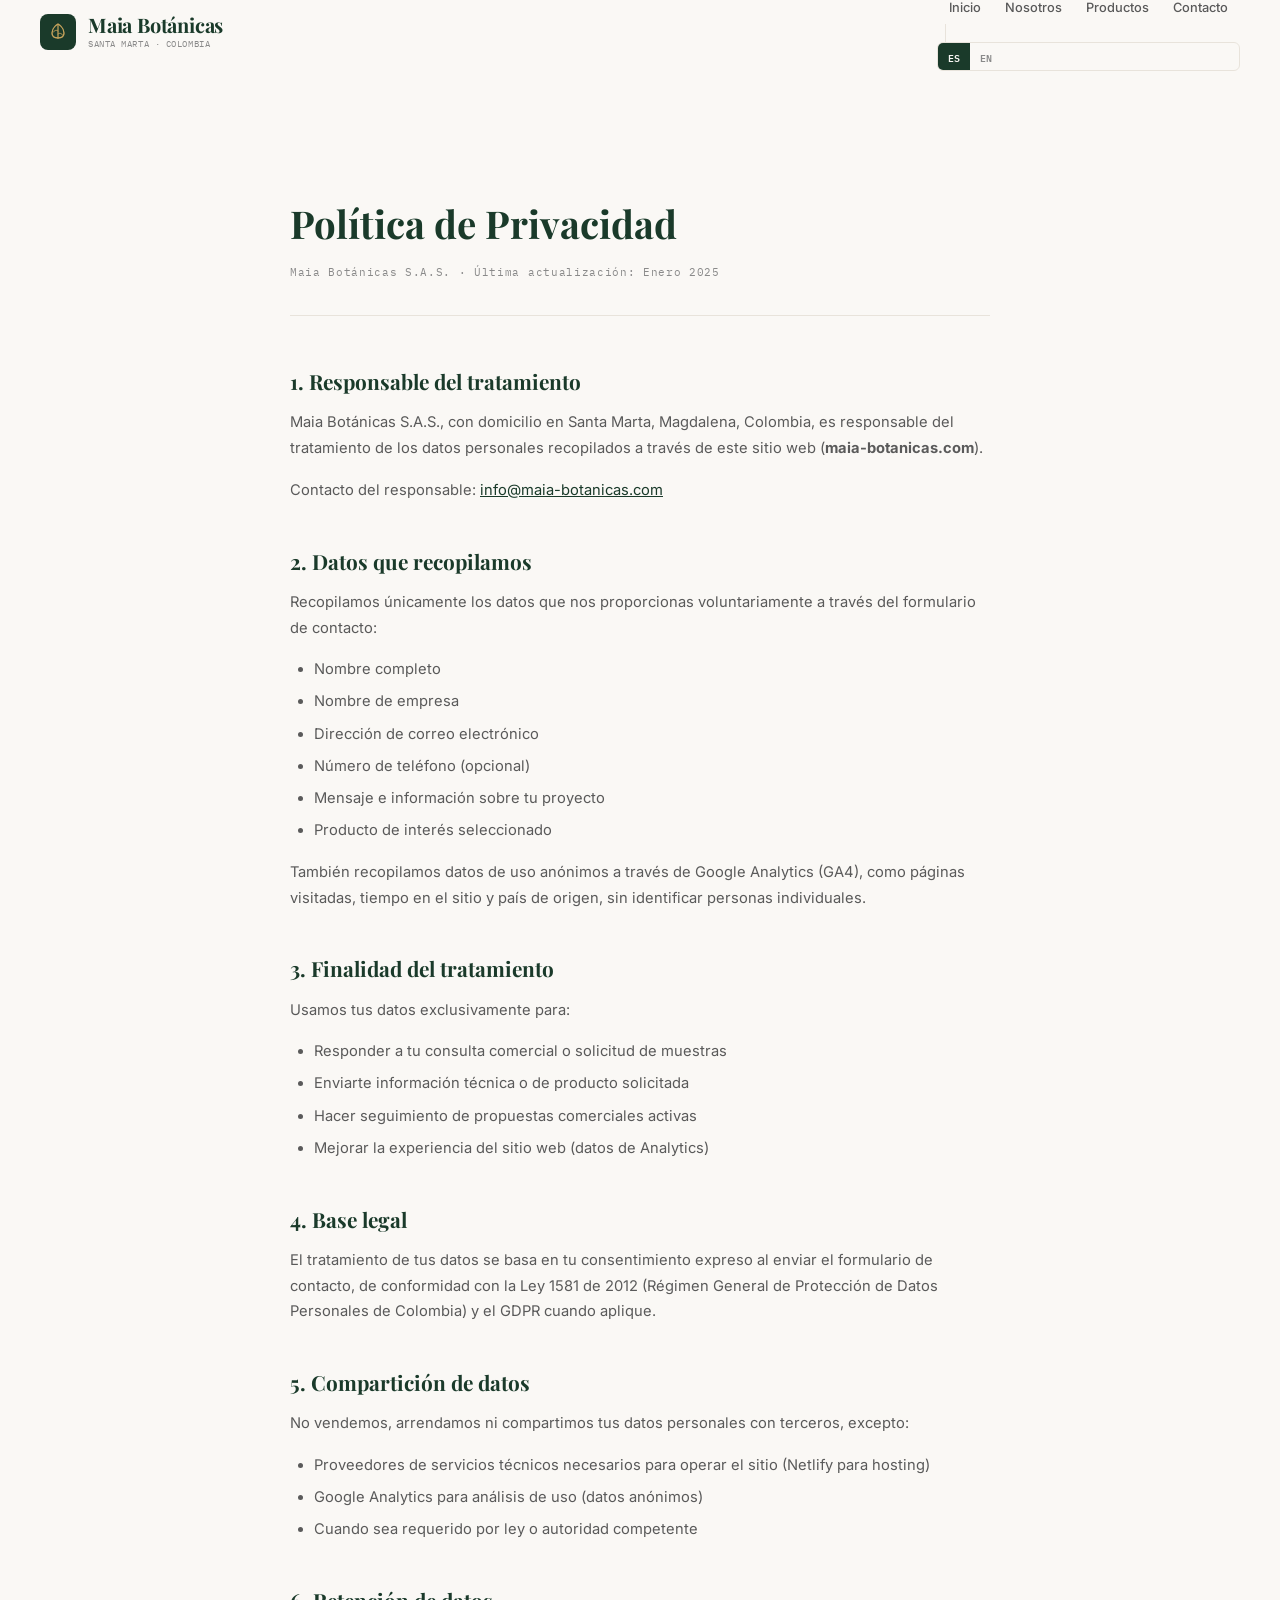
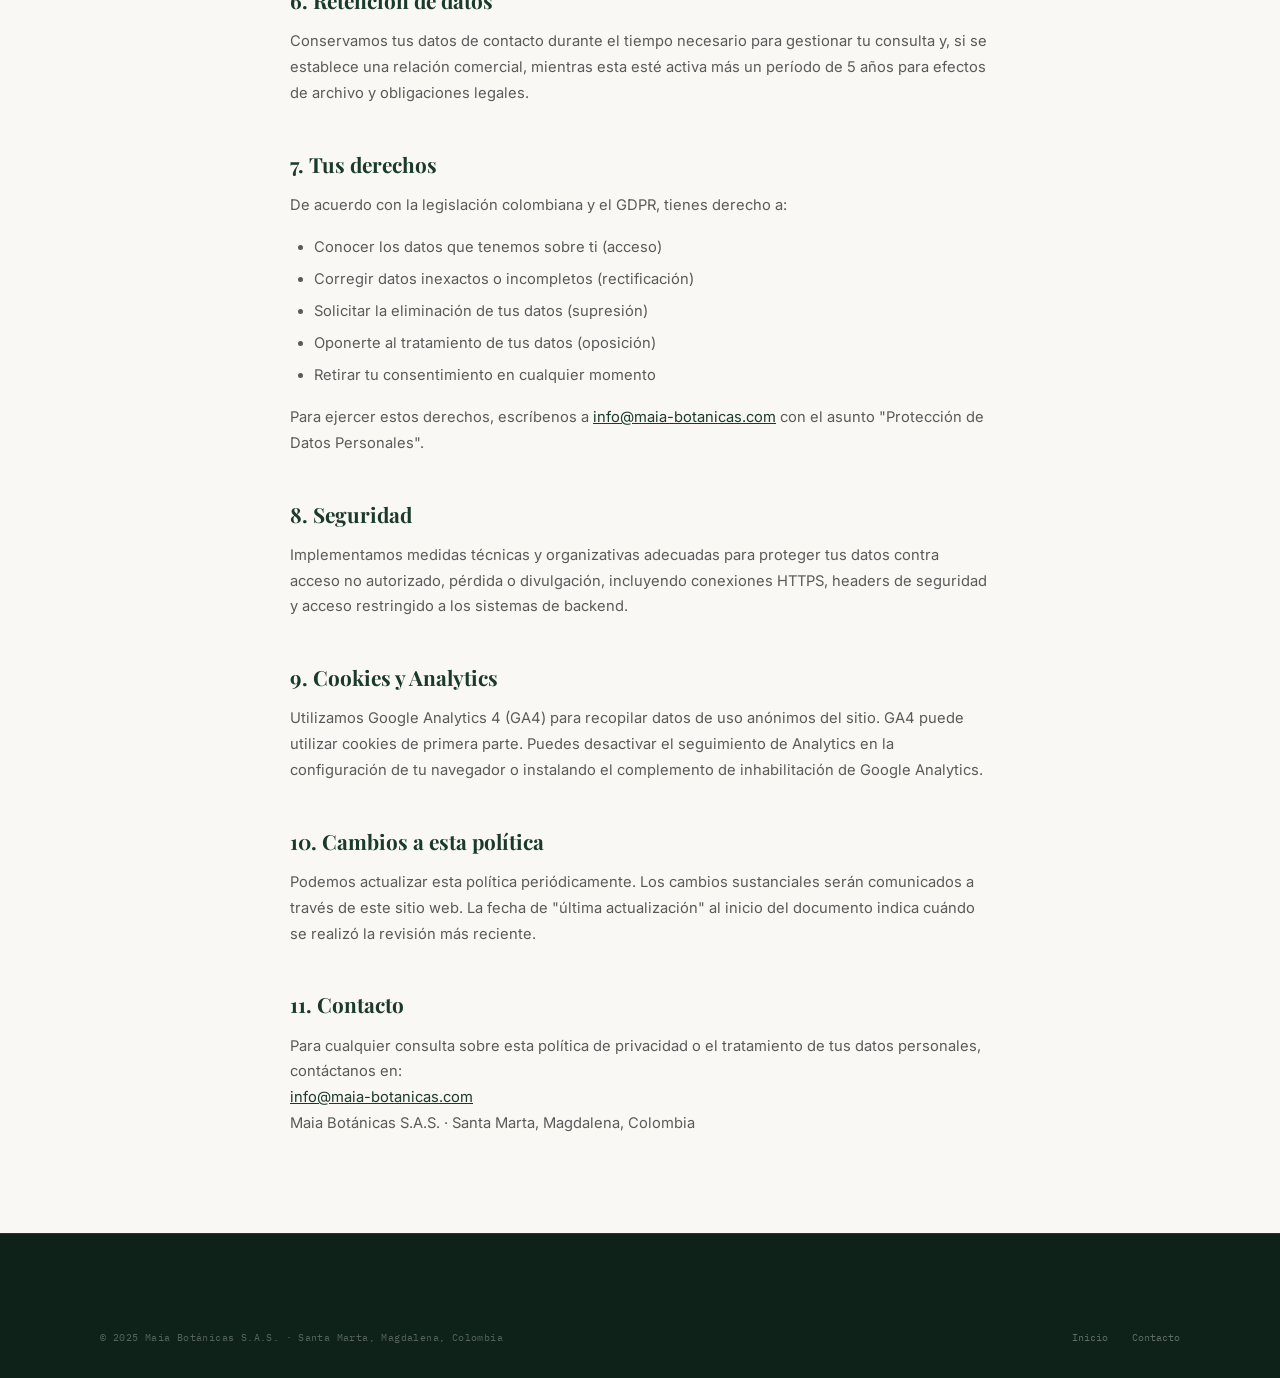
<file: privacy.html>
<!DOCTYPE html>
<html lang="es">
<head>
<meta charset="UTF-8">
<meta name="viewport" content="width=device-width, initial-scale=1.0">
<title>Política de Privacidad | Maia Botánicas</title>
<meta name="description" content="Política de privacidad de Maia Botánicas S.A.S. — cómo recopilamos, usamos y protegemos tu información personal.">
<meta name="robots" content="index, follow">
<link rel="canonical" href="https://maia-botanicas.com/privacy.html">
<link rel="preconnect" href="https://fonts.googleapis.com">
<link rel="preconnect" href="https://fonts.gstatic.com" crossorigin>
<link href="https://fonts.googleapis.com/css2?family=Playfair+Display:ital,wght@0,700;1,400;1,700&family=Inter:wght@300;400;500;600&family=IBM+Plex+Mono:wght@400;500;600&display=swap" rel="stylesheet">
<link rel="stylesheet" href="css/styles.css">
<link rel="icon" href="favicon/favicon.svg" type="image/svg+xml">
</head>
<body>

<!-- ===== NAV ===== -->
<nav id="navbar">
  <a href="index.html" class="nav-logo" aria-label="Maia Botánicas — Inicio">
    <div class="nav-logo-mark">
      <svg viewBox="0 0 20 20" fill="none" xmlns="http://www.w3.org/2000/svg">
        <path d="M10 2C10 2 4 5.5 4 11C4 13.8 6.2 16 10 16C13.8 16 16 13.8 16 11C16 5.5 10 2 10 2Z" stroke="#c8a45c" stroke-width="1.4" fill="none"/>
        <line x1="10" y1="3" x2="10" y2="16" stroke="#c8a45c" stroke-width="1.2" stroke-linecap="round"/>
        <path d="M10 9C8.5 7.5 6 8.5 5.5 10" stroke="#c8a45c" stroke-width="0.9" stroke-linecap="round" fill="none"/>
        <path d="M10 12C11.5 10.5 14 11.5 14.5 13" stroke="#c8a45c" stroke-width="0.9" stroke-linecap="round" fill="none"/>
      </svg>
    </div>
    <div class="nav-wordmark">
      <span class="nav-wordmark-primary">Maia Botánicas</span>
      <span class="nav-wordmark-sub">Santa Marta · Colombia</span>
    </div>
  </a>
  <div class="nav-center" id="navCenter">
    <ul class="nav-links" id="navLinks">
      <li><a href="index.html" data-lang="es">Inicio</a><a href="index.html" data-lang="en">Home</a></li>
      <li><a href="nosotros.html" data-lang="es">Nosotros</a><a href="nosotros.html" data-lang="en">About</a></li>
      <li><a href="productos.html" data-lang="es">Productos</a><a href="productos.html" data-lang="en">Products</a></li>
      <li><a href="contacto.html" data-lang="es">Contacto</a><a href="contacto.html" data-lang="en">Contact</a></li>
    </ul>
    <div class="nav-sep"></div>
    <div class="lang-toggle">
      <button class="lang-btn active" id="btnES" onclick="setLang('es')">ES</button>
      <button class="lang-btn" id="btnEN" onclick="setLang('en')">EN</button>
    </div>
  </div>
  <button class="mobile-toggle" onclick="toggleMenu()" aria-label="Menú">
    <svg width="22" height="22" viewBox="0 0 24 24" fill="none" stroke="currentColor" stroke-width="2" stroke-linecap="round">
      <line x1="3" y1="6" x2="21" y2="6"/><line x1="3" y1="12" x2="21" y2="12"/><line x1="3" y1="18" x2="21" y2="18"/>
    </svg>
  </button>
</nav>

<div style="padding-top:64px;">
  <div class="privacy-page">

    <div data-lang="es">
      <h1>Política de Privacidad</h1>
      <p class="meta">Maia Botánicas S.A.S. · Última actualización: Enero 2025</p>

      <h2>1. Responsable del tratamiento</h2>
      <p>Maia Botánicas S.A.S., con domicilio en Santa Marta, Magdalena, Colombia, es responsable del tratamiento de los datos personales recopilados a través de este sitio web (<strong>maia-botanicas.com</strong>).</p>
      <p>Contacto del responsable: <a href="mailto:info@maia-botanicas.com">info@maia-botanicas.com</a></p>

      <h2>2. Datos que recopilamos</h2>
      <p>Recopilamos únicamente los datos que nos proporcionas voluntariamente a través del formulario de contacto:</p>
      <ul>
        <li>Nombre completo</li>
        <li>Nombre de empresa</li>
        <li>Dirección de correo electrónico</li>
        <li>Número de teléfono (opcional)</li>
        <li>Mensaje e información sobre tu proyecto</li>
        <li>Producto de interés seleccionado</li>
      </ul>
      <p>También recopilamos datos de uso anónimos a través de Google Analytics (GA4), como páginas visitadas, tiempo en el sitio y país de origen, sin identificar personas individuales.</p>

      <h2>3. Finalidad del tratamiento</h2>
      <p>Usamos tus datos exclusivamente para:</p>
      <ul>
        <li>Responder a tu consulta comercial o solicitud de muestras</li>
        <li>Enviarte información técnica o de producto solicitada</li>
        <li>Hacer seguimiento de propuestas comerciales activas</li>
        <li>Mejorar la experiencia del sitio web (datos de Analytics)</li>
      </ul>

      <h2>4. Base legal</h2>
      <p>El tratamiento de tus datos se basa en tu consentimiento expreso al enviar el formulario de contacto, de conformidad con la Ley 1581 de 2012 (Régimen General de Protección de Datos Personales de Colombia) y el GDPR cuando aplique.</p>

      <h2>5. Compartición de datos</h2>
      <p>No vendemos, arrendamos ni compartimos tus datos personales con terceros, excepto:</p>
      <ul>
        <li>Proveedores de servicios técnicos necesarios para operar el sitio (Netlify para hosting)</li>
        <li>Google Analytics para análisis de uso (datos anónimos)</li>
        <li>Cuando sea requerido por ley o autoridad competente</li>
      </ul>

      <h2>6. Retención de datos</h2>
      <p>Conservamos tus datos de contacto durante el tiempo necesario para gestionar tu consulta y, si se establece una relación comercial, mientras esta esté activa más un período de 5 años para efectos de archivo y obligaciones legales.</p>

      <h2>7. Tus derechos</h2>
      <p>De acuerdo con la legislación colombiana y el GDPR, tienes derecho a:</p>
      <ul>
        <li>Conocer los datos que tenemos sobre ti (acceso)</li>
        <li>Corregir datos inexactos o incompletos (rectificación)</li>
        <li>Solicitar la eliminación de tus datos (supresión)</li>
        <li>Oponerte al tratamiento de tus datos (oposición)</li>
        <li>Retirar tu consentimiento en cualquier momento</li>
      </ul>
      <p>Para ejercer estos derechos, escríbenos a <a href="mailto:info@maia-botanicas.com">info@maia-botanicas.com</a> con el asunto "Protección de Datos Personales".</p>

      <h2>8. Seguridad</h2>
      <p>Implementamos medidas técnicas y organizativas adecuadas para proteger tus datos contra acceso no autorizado, pérdida o divulgación, incluyendo conexiones HTTPS, headers de seguridad y acceso restringido a los sistemas de backend.</p>

      <h2>9. Cookies y Analytics</h2>
      <p>Utilizamos Google Analytics 4 (GA4) para recopilar datos de uso anónimos del sitio. GA4 puede utilizar cookies de primera parte. Puedes desactivar el seguimiento de Analytics en la configuración de tu navegador o instalando el complemento de inhabilitación de Google Analytics.</p>

      <h2>10. Cambios a esta política</h2>
      <p>Podemos actualizar esta política periódicamente. Los cambios sustanciales serán comunicados a través de este sitio web. La fecha de "última actualización" al inicio del documento indica cuándo se realizó la revisión más reciente.</p>

      <h2>11. Contacto</h2>
      <p>Para cualquier consulta sobre esta política de privacidad o el tratamiento de tus datos personales, contáctanos en:<br>
      <a href="mailto:info@maia-botanicas.com">info@maia-botanicas.com</a><br>
      Maia Botánicas S.A.S. · Santa Marta, Magdalena, Colombia</p>
    </div>

    <div data-lang="en">
      <h1>Privacy Policy</h1>
      <p class="meta">Maia Botánicas S.A.S. · Last updated: January 2025</p>

      <h2>1. Data Controller</h2>
      <p>Maia Botánicas S.A.S., headquartered in Santa Marta, Magdalena, Colombia, is the data controller for personal data collected through this website (<strong>maia-botanicas.com</strong>).</p>
      <p>Controller contact: <a href="mailto:info@maia-botanicas.com">info@maia-botanicas.com</a></p>

      <h2>2. Data We Collect</h2>
      <p>We collect only the data you voluntarily provide through the contact form:</p>
      <ul>
        <li>Full name</li>
        <li>Company name</li>
        <li>Email address</li>
        <li>Phone number (optional)</li>
        <li>Message and project information</li>
        <li>Selected product of interest</li>
      </ul>
      <p>We also collect anonymous usage data through Google Analytics (GA4), such as pages visited, time on site, and country of origin, without identifying individual persons.</p>

      <h2>3. Purpose of Processing</h2>
      <p>We use your data exclusively to:</p>
      <ul>
        <li>Respond to your commercial inquiry or sample request</li>
        <li>Send requested technical or product information</li>
        <li>Follow up on active commercial proposals</li>
        <li>Improve the website experience (Analytics data)</li>
      </ul>

      <h2>4. Legal Basis</h2>
      <p>Processing of your data is based on your express consent when submitting the contact form, in accordance with Colombian Law 1581 of 2012 (General Personal Data Protection Regime) and the GDPR where applicable.</p>

      <h2>5. Data Sharing</h2>
      <p>We do not sell, lease, or share your personal data with third parties, except:</p>
      <ul>
        <li>Technical service providers needed to operate the site (Netlify for hosting)</li>
        <li>Google Analytics for usage analysis (anonymous data)</li>
        <li>When required by law or competent authority</li>
      </ul>

      <h2>6. Data Retention</h2>
      <p>We retain your contact data for as long as necessary to manage your inquiry and, if a commercial relationship is established, while it remains active plus a 5-year period for archiving and legal obligations.</p>

      <h2>7. Your Rights</h2>
      <p>Under Colombian legislation and the GDPR, you have the right to:</p>
      <ul>
        <li>Know what data we hold about you (access)</li>
        <li>Correct inaccurate or incomplete data (rectification)</li>
        <li>Request deletion of your data (erasure)</li>
        <li>Object to the processing of your data (objection)</li>
        <li>Withdraw your consent at any time</li>
      </ul>
      <p>To exercise these rights, write to <a href="mailto:info@maia-botanicas.com">info@maia-botanicas.com</a> with the subject "Personal Data Protection".</p>

      <h2>8. Security</h2>
      <p>We implement appropriate technical and organizational measures to protect your data against unauthorized access, loss or disclosure, including HTTPS connections, security headers, and restricted access to backend systems.</p>

      <h2>9. Cookies and Analytics</h2>
      <p>We use Google Analytics 4 (GA4) to collect anonymous site usage data. GA4 may use first-party cookies. You can disable Analytics tracking in your browser settings or by installing the Google Analytics opt-out add-on.</p>

      <h2>10. Changes to This Policy</h2>
      <p>We may update this policy periodically. Substantial changes will be communicated through this website. The "last updated" date at the top of the document indicates when the most recent revision was made.</p>

      <h2>11. Contact</h2>
      <p>For any questions about this privacy policy or the processing of your personal data, contact us at:<br>
      <a href="mailto:info@maia-botanicas.com">info@maia-botanicas.com</a><br>
      Maia Botánicas S.A.S. · Santa Marta, Magdalena, Colombia</p>
    </div>

  </div>
</div>

<footer>
  <div class="footer-inner">
    <div class="footer-bottom" style="padding-top:2rem;">
      <span class="footer-copy">&copy; 2025 Maia Botánicas S.A.S. · Santa Marta, Magdalena, Colombia</span>
      <div class="footer-links">
        <a href="index.html" data-lang="es">Inicio</a>
        <a href="index.html" data-lang="en">Home</a>
        <a href="contacto.html" data-lang="es">Contacto</a>
        <a href="contacto.html" data-lang="en">Contact</a>
      </div>
    </div>
  </div>
</footer>

<script src="js/main.js"></script>
</body>
</html>
</file>
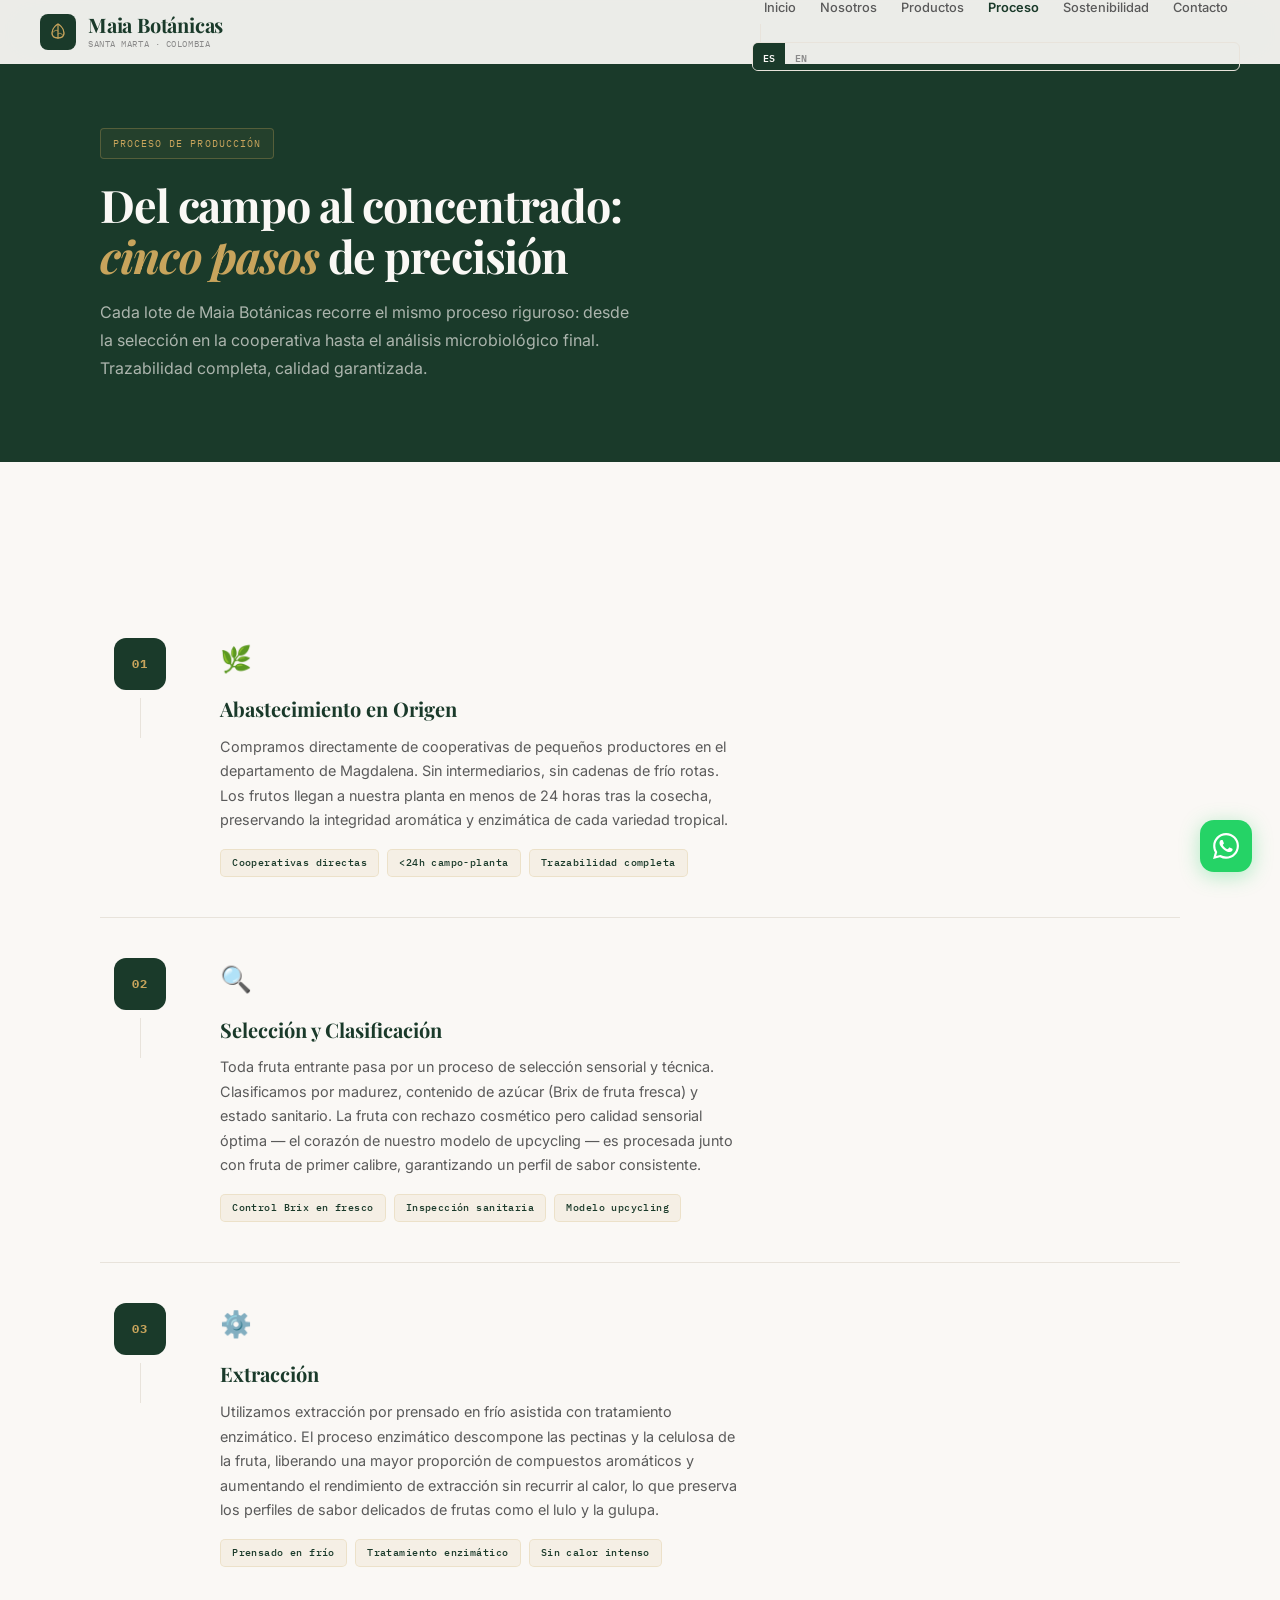
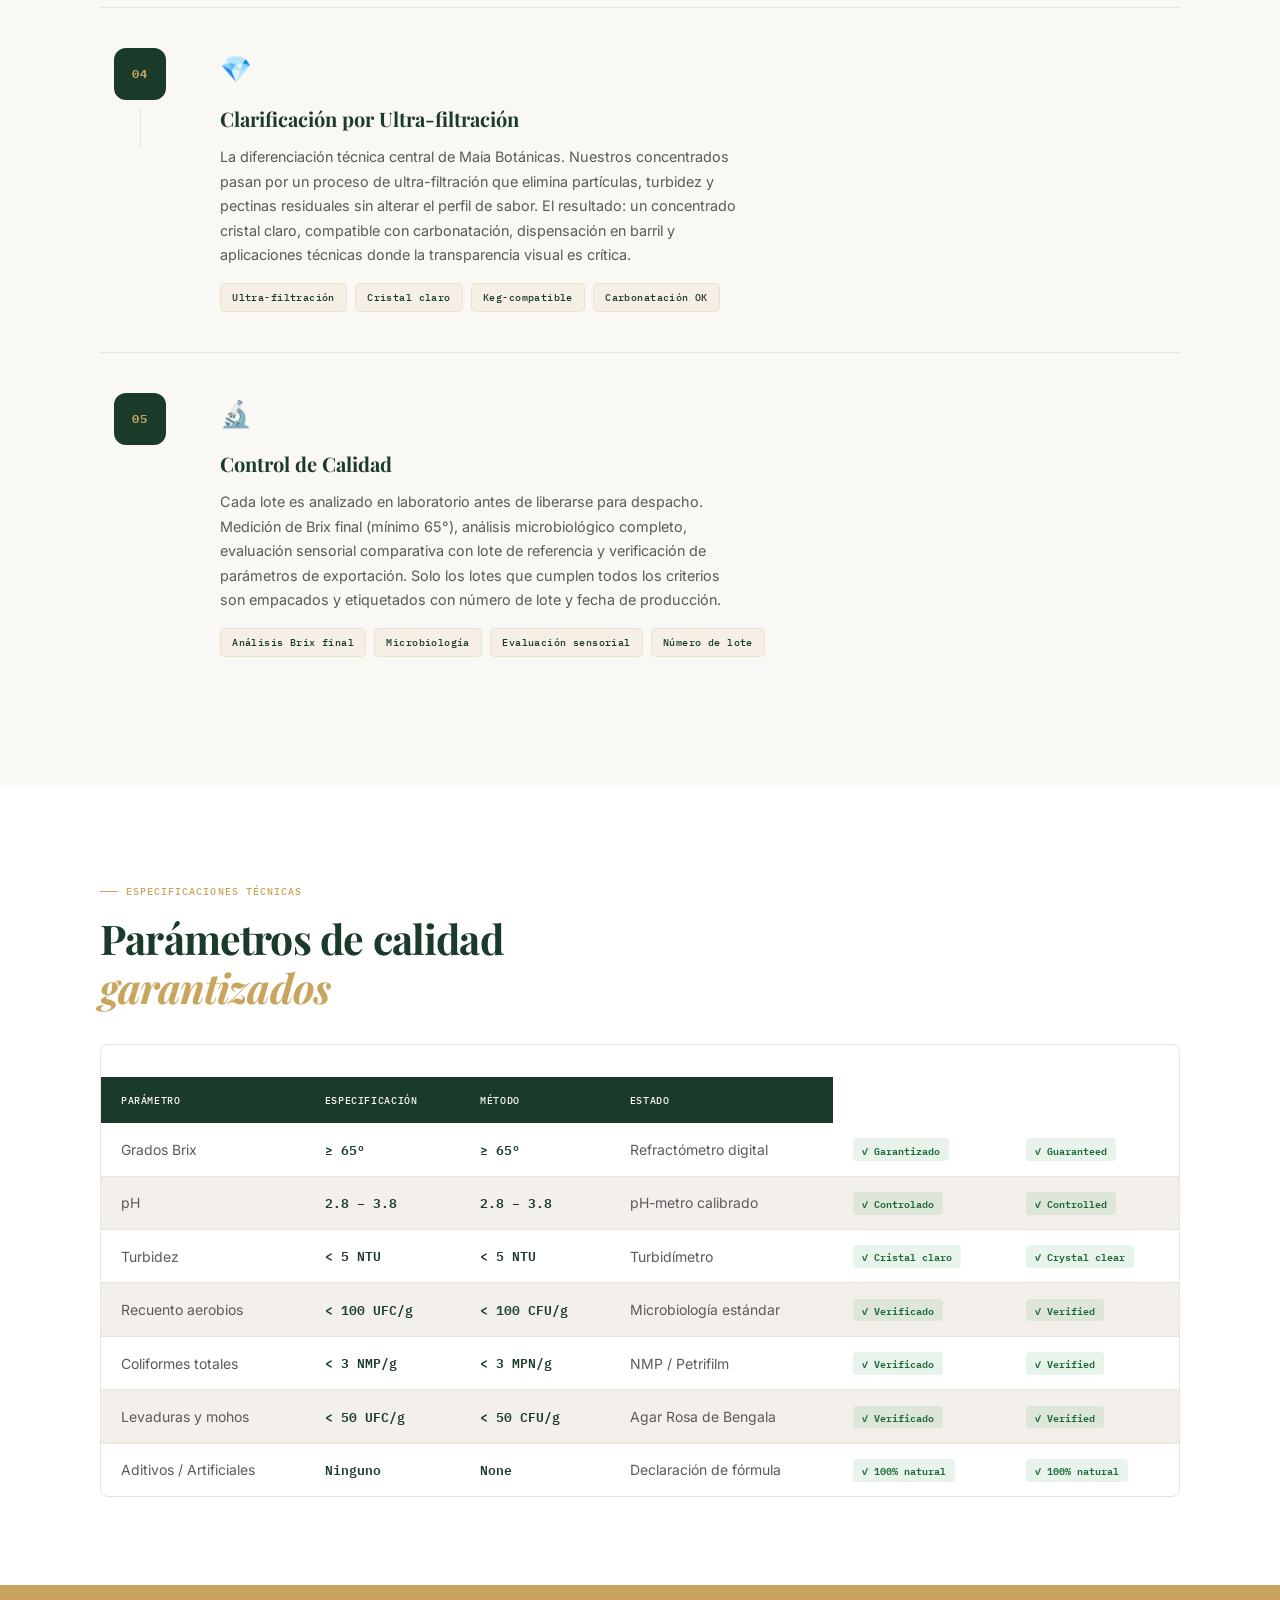
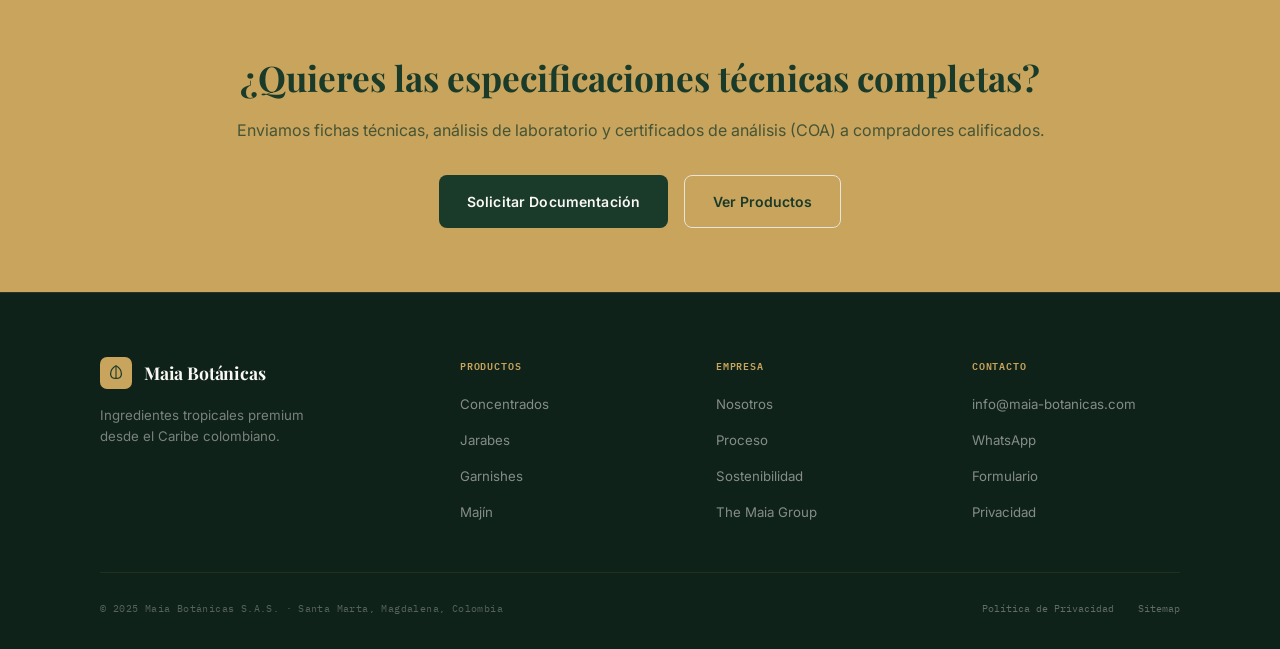
<file: proceso.html>
<!DOCTYPE html>
<html lang="es">
<head>
<meta charset="UTF-8">
<meta name="viewport" content="width=device-width, initial-scale=1.0">
<script async src="https://www.googletagmanager.com/gtag/js?id=G-XXXXXXXXXX"></script>
<script>
window.dataLayer = window.dataLayer || [];
function gtag(){dataLayer.push(arguments);}
gtag('js', new Date());
gtag('config', 'G-XXXXXXXXXX');
</script>
<title>Proceso | Maia Botánicas — Del Campo al Concentrado</title>
<meta name="description" content="El proceso de 5 pasos de Maia Botánicas: abastecimiento en cooperativas caribeñas, selección, extracción, clarificación ultra-filtrada y control de calidad riguroso.">
<meta name="robots" content="index, follow">
<link rel="canonical" href="https://maia-botanicas.com/proceso.html">
<meta property="og:title" content="Proceso de Producción | Maia Botánicas">
<meta property="og:description" content="Del campo al concentrado: cómo elaboramos ingredientes tropicales premium con 65 Brix garantizados.">
<meta property="og:url" content="https://maia-botanicas.com/proceso.html">
<meta property="og:image" content="https://maia-botanicas.com/og-image.jpg">
<link rel="preconnect" href="https://fonts.googleapis.com">
<link rel="preconnect" href="https://fonts.gstatic.com" crossorigin>
<link href="https://fonts.googleapis.com/css2?family=Playfair+Display:ital,wght@0,700;1,400;1,700&family=Inter:wght@300;400;500;600&family=IBM+Plex+Mono:wght@400;500;600&display=swap" rel="stylesheet">
<link rel="stylesheet" href="css/styles.css">
<link rel="icon" href="favicon/favicon.svg" type="image/svg+xml">
</head>
<body>

<!-- ===== NAV ===== -->
<nav id="navbar">
  <a href="index.html" class="nav-logo" aria-label="Maia Botánicas — Inicio">
    <div class="nav-logo-mark">
      <svg viewBox="0 0 20 20" fill="none" xmlns="http://www.w3.org/2000/svg">
        <path d="M10 2C10 2 4 5.5 4 11C4 13.8 6.2 16 10 16C13.8 16 16 13.8 16 11C16 5.5 10 2 10 2Z" stroke="#c8a45c" stroke-width="1.4" fill="none"/>
        <line x1="10" y1="3" x2="10" y2="16" stroke="#c8a45c" stroke-width="1.2" stroke-linecap="round"/>
        <path d="M10 9C8.5 7.5 6 8.5 5.5 10" stroke="#c8a45c" stroke-width="0.9" stroke-linecap="round" fill="none"/>
        <path d="M10 12C11.5 10.5 14 11.5 14.5 13" stroke="#c8a45c" stroke-width="0.9" stroke-linecap="round" fill="none"/>
      </svg>
    </div>
    <div class="nav-wordmark">
      <span class="nav-wordmark-primary">Maia Botánicas</span>
      <span class="nav-wordmark-sub">Santa Marta · Colombia</span>
    </div>
  </a>
  <div class="nav-center" id="navCenter">
    <ul class="nav-links" id="navLinks">
      <li><a href="index.html" data-lang="es">Inicio</a><a href="index.html" data-lang="en">Home</a></li>
      <li><a href="nosotros.html" data-lang="es">Nosotros</a><a href="nosotros.html" data-lang="en">About</a></li>
      <li><a href="productos.html" data-lang="es">Productos</a><a href="productos.html" data-lang="en">Products</a></li>
      <li><a href="proceso.html" data-lang="es" class="active">Proceso</a><a href="proceso.html" data-lang="en" class="active">Process</a></li>
      <li><a href="sostenibilidad.html" data-lang="es">Sostenibilidad</a><a href="sostenibilidad.html" data-lang="en">Sustainability</a></li>
      <li><a href="contacto.html" data-lang="es">Contacto</a><a href="contacto.html" data-lang="en">Contact</a></li>
    </ul>
    <div class="nav-sep"></div>
    <div class="lang-toggle">
      <button class="lang-btn active" id="btnES" onclick="setLang('es')">ES</button>
      <button class="lang-btn" id="btnEN" onclick="setLang('en')">EN</button>
    </div>
  </div>
  <button class="mobile-toggle" onclick="toggleMenu()" aria-label="Menú">
    <svg width="22" height="22" viewBox="0 0 24 24" fill="none" stroke="currentColor" stroke-width="2" stroke-linecap="round">
      <line x1="3" y1="6" x2="21" y2="6"/><line x1="3" y1="12" x2="21" y2="12"/><line x1="3" y1="18" x2="21" y2="18"/>
    </svg>
  </button>
</nav>

<!-- ===== HERO ===== -->
<div class="process-hero">
  <div class="process-hero-inner">
    <div class="about-tag" data-lang="es">Proceso de Producción</div>
    <div class="about-tag" data-lang="en">Production Process</div>
    <h1 data-lang="es">Del campo al concentrado:<br><em>cinco pasos</em> de precisión</h1>
    <h1 data-lang="en">From field to concentrate:<br><em>five steps</em> of precision</h1>
    <p data-lang="es">Cada lote de Maia Botánicas recorre el mismo proceso riguroso: desde la selección en la cooperativa hasta el análisis microbiológico final. Trazabilidad completa, calidad garantizada.</p>
    <p data-lang="en">Every Maia Botánicas batch follows the same rigorous process: from cooperative selection to final microbiological analysis. Full traceability, guaranteed quality.</p>
  </div>
</div>

<!-- ===== 5 STEPS ===== -->
<section class="bg-cream">
  <div class="section-inner">
    <div class="process-steps">

      <!-- STEP 1 -->
      <div class="step-card reveal">
        <div class="step-num-wrap">
          <div class="step-num">01</div>
          <div class="step-line"></div>
        </div>
        <div class="step-content">
          <div class="step-icon">🌿</div>
          <h3 data-lang="es">Abastecimiento en Origen</h3>
          <h3 data-lang="en">Origin Sourcing</h3>
          <p data-lang="es">Compramos directamente de cooperativas de pequeños productores en el departamento de Magdalena. Sin intermediarios, sin cadenas de frío rotas. Los frutos llegan a nuestra planta en menos de 24 horas tras la cosecha, preservando la integridad aromática y enzimática de cada variedad tropical.</p>
          <p data-lang="en">We purchase directly from small producer cooperatives in the department of Magdalena. No intermediaries, no broken cold chains. Fruits arrive at our facility within 24 hours of harvest, preserving the aromatic and enzymatic integrity of each tropical variety.</p>
          <div class="step-details">
            <span class="step-detail" data-lang="es">Cooperativas directas</span>
            <span class="step-detail" data-lang="en">Direct cooperatives</span>
            <span class="step-detail" data-lang="es">&lt;24h campo-planta</span>
            <span class="step-detail" data-lang="en">&lt;24h field-to-plant</span>
            <span class="step-detail" data-lang="es">Trazabilidad completa</span>
            <span class="step-detail" data-lang="en">Full traceability</span>
          </div>
        </div>
      </div>

      <!-- STEP 2 -->
      <div class="step-card reveal">
        <div class="step-num-wrap">
          <div class="step-num">02</div>
          <div class="step-line"></div>
        </div>
        <div class="step-content">
          <div class="step-icon">🔍</div>
          <h3 data-lang="es">Selección y Clasificación</h3>
          <h3 data-lang="en">Selection & Sorting</h3>
          <p data-lang="es">Toda fruta entrante pasa por un proceso de selección sensorial y técnica. Clasificamos por madurez, contenido de azúcar (Brix de fruta fresca) y estado sanitario. La fruta con rechazo cosmético pero calidad sensorial óptima — el corazón de nuestro modelo de upcycling — es procesada junto con fruta de primer calibre, garantizando un perfil de sabor consistente.</p>
          <p data-lang="en">All incoming fruit goes through sensory and technical selection. We classify by ripeness, sugar content (fresh fruit Brix), and sanitary condition. Cosmetically rejected fruit with optimal sensory quality — the heart of our upcycling model — is processed alongside prime-grade fruit, ensuring a consistent flavor profile.</p>
          <div class="step-details">
            <span class="step-detail" data-lang="es">Control Brix en fresco</span>
            <span class="step-detail" data-lang="en">Fresh Brix control</span>
            <span class="step-detail" data-lang="es">Inspección sanitaria</span>
            <span class="step-detail" data-lang="en">Sanitary inspection</span>
            <span class="step-detail" data-lang="es">Modelo upcycling</span>
            <span class="step-detail" data-lang="en">Upcycling model</span>
          </div>
        </div>
      </div>

      <!-- STEP 3 -->
      <div class="step-card reveal">
        <div class="step-num-wrap">
          <div class="step-num">03</div>
          <div class="step-line"></div>
        </div>
        <div class="step-content">
          <div class="step-icon">⚙️</div>
          <h3 data-lang="es">Extracción</h3>
          <h3 data-lang="en">Extraction</h3>
          <p data-lang="es">Utilizamos extracción por prensado en frío asistida con tratamiento enzimático. El proceso enzimático descompone las pectinas y la celulosa de la fruta, liberando una mayor proporción de compuestos aromáticos y aumentando el rendimiento de extracción sin recurrir al calor, lo que preserva los perfiles de sabor delicados de frutas como el lulo y la gulupa.</p>
          <p data-lang="en">We use cold-press extraction assisted with enzymatic treatment. The enzymatic process breaks down fruit pectin and cellulose, releasing a higher proportion of aromatic compounds and increasing extraction yield without heat, preserving the delicate flavor profiles of fruits like lulo and gulupa.</p>
          <div class="step-details">
            <span class="step-detail" data-lang="es">Prensado en frío</span>
            <span class="step-detail" data-lang="en">Cold-press</span>
            <span class="step-detail" data-lang="es">Tratamiento enzimático</span>
            <span class="step-detail" data-lang="en">Enzymatic treatment</span>
            <span class="step-detail" data-lang="es">Sin calor intenso</span>
            <span class="step-detail" data-lang="en">No intense heat</span>
          </div>
        </div>
      </div>

      <!-- STEP 4 -->
      <div class="step-card reveal">
        <div class="step-num-wrap">
          <div class="step-num">04</div>
          <div class="step-line"></div>
        </div>
        <div class="step-content">
          <div class="step-icon">💎</div>
          <h3 data-lang="es">Clarificación por Ultra-filtración</h3>
          <h3 data-lang="en">Ultra-filtration Clarification</h3>
          <p data-lang="es">La diferenciación técnica central de Maia Botánicas. Nuestros concentrados pasan por un proceso de ultra-filtración que elimina partículas, turbidez y pectinas residuales sin alterar el perfil de sabor. El resultado: un concentrado cristal claro, compatible con carbonatación, dispensación en barril y aplicaciones técnicas donde la transparencia visual es crítica.</p>
          <p data-lang="en">Maia Botánicas' core technical differentiator. Our concentrates go through an ultra-filtration process that eliminates particles, turbidity, and residual pectins without altering the flavor profile. The result: a crystal-clear concentrate, compatible with carbonation, keg dispensing, and technical applications where visual transparency is critical.</p>
          <div class="step-details">
            <span class="step-detail" data-lang="es">Ultra-filtración</span>
            <span class="step-detail" data-lang="en">Ultra-filtration</span>
            <span class="step-detail" data-lang="es">Cristal claro</span>
            <span class="step-detail" data-lang="en">Crystal-clear</span>
            <span class="step-detail" data-lang="es">Keg-compatible</span>
            <span class="step-detail" data-lang="en">Keg-compatible</span>
            <span class="step-detail" data-lang="es">Carbonatación OK</span>
            <span class="step-detail" data-lang="en">Carbonation OK</span>
          </div>
        </div>
      </div>

      <!-- STEP 5 -->
      <div class="step-card reveal">
        <div class="step-num-wrap">
          <div class="step-num">05</div>
          <div class="step-line"></div>
        </div>
        <div class="step-content">
          <div class="step-icon">🔬</div>
          <h3 data-lang="es">Control de Calidad</h3>
          <h3 data-lang="en">Quality Control</h3>
          <p data-lang="es">Cada lote es analizado en laboratorio antes de liberarse para despacho. Medición de Brix final (mínimo 65°), análisis microbiológico completo, evaluación sensorial comparativa con lote de referencia y verificación de parámetros de exportación. Solo los lotes que cumplen todos los criterios son empacados y etiquetados con número de lote y fecha de producción.</p>
          <p data-lang="en">Every batch is laboratory-analyzed before release for dispatch. Final Brix measurement (minimum 65°), complete microbiological analysis, comparative sensory evaluation against reference batch, and export parameter verification. Only batches meeting all criteria are packaged and labeled with batch number and production date.</p>
          <div class="step-details">
            <span class="step-detail" data-lang="es">Análisis Brix final</span>
            <span class="step-detail" data-lang="en">Final Brix analysis</span>
            <span class="step-detail" data-lang="es">Microbiología</span>
            <span class="step-detail" data-lang="en">Microbiology</span>
            <span class="step-detail" data-lang="es">Evaluación sensorial</span>
            <span class="step-detail" data-lang="en">Sensory evaluation</span>
            <span class="step-detail" data-lang="es">Número de lote</span>
            <span class="step-detail" data-lang="en">Batch number</span>
          </div>
        </div>
      </div>

    </div>
  </div>
</section>

<!-- ===== QUALITY SPECS TABLE ===== -->
<section class="bg-white">
  <div class="section-inner">
    <div class="reveal">
      <span class="section-label" data-lang="es">Especificaciones Técnicas</span>
      <span class="section-label" data-lang="en">Technical Specifications</span>
      <h2 class="section-title" data-lang="es">Parámetros de calidad<br><em>garantizados</em></h2>
      <h2 class="section-title" data-lang="en">Guaranteed<br><em>quality parameters</em></h2>
    </div>

    <div class="table-wrap reveal" style="margin-top:2rem;">
      <table class="quality-table">
        <thead>
          <tr>
            <th data-lang="es">Parámetro</th>
            <th data-lang="en">Parameter</th>
            <th data-lang="es">Especificación</th>
            <th data-lang="en">Specification</th>
            <th data-lang="es">Método</th>
            <th data-lang="en">Method</th>
            <th data-lang="es">Estado</th>
            <th data-lang="en">Status</th>
          </tr>
        </thead>
        <tbody>
          <tr>
            <td data-lang="es">Grados Brix</td>
            <td data-lang="en">Degrees Brix</td>
            <td><span class="qval">≥ 65°</span></td>
            <td><span class="qval">≥ 65°</span></td>
            <td data-lang="es">Refractómetro digital</td>
            <td data-lang="en">Digital refractometer</td>
            <td><span class="pass-badge">✓ Garantizado</span></td>
            <td><span class="pass-badge">✓ Guaranteed</span></td>
          </tr>
          <tr>
            <td data-lang="es">pH</td>
            <td data-lang="en">pH</td>
            <td><span class="qval">2.8 – 3.8</span></td>
            <td><span class="qval">2.8 – 3.8</span></td>
            <td data-lang="es">pH-metro calibrado</td>
            <td data-lang="en">Calibrated pH meter</td>
            <td><span class="pass-badge">✓ Controlado</span></td>
            <td><span class="pass-badge">✓ Controlled</span></td>
          </tr>
          <tr>
            <td data-lang="es">Turbidez</td>
            <td data-lang="en">Turbidity</td>
            <td><span class="qval">&lt; 5 NTU</span></td>
            <td><span class="qval">&lt; 5 NTU</span></td>
            <td data-lang="es">Turbidímetro</td>
            <td data-lang="en">Turbidimeter</td>
            <td><span class="pass-badge">✓ Cristal claro</span></td>
            <td><span class="pass-badge">✓ Crystal clear</span></td>
          </tr>
          <tr>
            <td data-lang="es">Recuento aerobios</td>
            <td data-lang="en">Aerobic plate count</td>
            <td><span class="qval">&lt; 100 UFC/g</span></td>
            <td><span class="qval">&lt; 100 CFU/g</span></td>
            <td data-lang="es">Microbiología estándar</td>
            <td data-lang="en">Standard microbiology</td>
            <td><span class="pass-badge">✓ Verificado</span></td>
            <td><span class="pass-badge">✓ Verified</span></td>
          </tr>
          <tr>
            <td data-lang="es">Coliformes totales</td>
            <td data-lang="en">Total coliforms</td>
            <td><span class="qval">&lt; 3 NMP/g</span></td>
            <td><span class="qval">&lt; 3 MPN/g</span></td>
            <td data-lang="es">NMP / Petrifilm</td>
            <td data-lang="en">MPN / Petrifilm</td>
            <td><span class="pass-badge">✓ Verificado</span></td>
            <td><span class="pass-badge">✓ Verified</span></td>
          </tr>
          <tr>
            <td data-lang="es">Levaduras y mohos</td>
            <td data-lang="en">Yeasts &amp; molds</td>
            <td><span class="qval">&lt; 50 UFC/g</span></td>
            <td><span class="qval">&lt; 50 CFU/g</span></td>
            <td data-lang="es">Agar Rosa de Bengala</td>
            <td data-lang="en">Rose Bengal agar</td>
            <td><span class="pass-badge">✓ Verificado</span></td>
            <td><span class="pass-badge">✓ Verified</span></td>
          </tr>
          <tr>
            <td data-lang="es">Aditivos / Artificiales</td>
            <td data-lang="en">Additives / Artificials</td>
            <td><span class="qval">Ninguno</span></td>
            <td><span class="qval">None</span></td>
            <td data-lang="es">Declaración de fórmula</td>
            <td data-lang="en">Formula declaration</td>
            <td><span class="pass-badge">✓ 100% natural</span></td>
            <td><span class="pass-badge">✓ 100% natural</span></td>
          </tr>
        </tbody>
      </table>
    </div>
  </div>
</section>

<!-- ===== CTA ===== -->
<div class="cta-band">
  <div class="section-inner">
    <h2 data-lang="es">¿Quieres las especificaciones técnicas completas?</h2>
    <h2 data-lang="en">Want the complete technical specifications?</h2>
    <p data-lang="es">Enviamos fichas técnicas, análisis de laboratorio y certificados de análisis (COA) a compradores calificados.</p>
    <p data-lang="en">We send technical data sheets, lab analyses, and certificates of analysis (COA) to qualified buyers.</p>
    <div class="cta-band-btns">
      <a href="contacto.html" class="btn-primary" data-lang="es">Solicitar Documentación</a>
      <a href="contacto.html" class="btn-primary" data-lang="en">Request Documentation</a>
      <a href="productos.html" class="btn-ghost" data-lang="es">Ver Productos</a>
      <a href="productos.html" class="btn-ghost" data-lang="en">View Products</a>
    </div>
  </div>
</div>

<!-- ===== FOOTER ===== -->
<footer>
  <div class="footer-inner">
    <div class="footer-top">
      <div class="footer-brand">
        <div class="footer-logo-row">
          <div class="footer-logo-mark">
            <svg viewBox="0 0 20 20" fill="none" xmlns="http://www.w3.org/2000/svg">
              <path d="M10 2C10 2 4 5.5 4 11C4 13.8 6.2 16 10 16C13.8 16 16 13.8 16 11C16 5.5 10 2 10 2Z" stroke="#1a3a2a" stroke-width="1.4" fill="none"/>
              <line x1="10" y1="3" x2="10" y2="16" stroke="#1a3a2a" stroke-width="1.2" stroke-linecap="round"/>
            </svg>
          </div>
          <span class="footer-brand-name">Maia Botánicas</span>
        </div>
        <p data-lang="es">Ingredientes tropicales premium desde el Caribe colombiano.</p>
        <p data-lang="en">Premium tropical ingredients from the Colombian Caribbean.</p>
      </div>
      <div class="footer-col">
        <h4 data-lang="es">Productos</h4><h4 data-lang="en">Products</h4>
        <ul>
          <li><a href="productos.html" data-lang="es">Concentrados</a><a href="productos.html" data-lang="en">Concentrates</a></li>
          <li><a href="productos.html" data-lang="es">Jarabes</a><a href="productos.html" data-lang="en">Syrups</a></li>
          <li><a href="productos.html" data-lang="es">Garnishes</a><a href="productos.html" data-lang="en">Garnishes</a></li>
          <li><a href="productos.html">Majín</a></li>
        </ul>
      </div>
      <div class="footer-col">
        <h4 data-lang="es">Empresa</h4><h4 data-lang="en">Company</h4>
        <ul>
          <li><a href="nosotros.html" data-lang="es">Nosotros</a><a href="nosotros.html" data-lang="en">About Us</a></li>
          <li><a href="proceso.html" data-lang="es">Proceso</a><a href="proceso.html" data-lang="en">Process</a></li>
          <li><a href="sostenibilidad.html" data-lang="es">Sostenibilidad</a><a href="sostenibilidad.html" data-lang="en">Sustainability</a></li>
          <li><a href="https://maia-group.com" target="_blank" rel="noopener">The Maia Group</a></li>
        </ul>
      </div>
      <div class="footer-col">
        <h4 data-lang="es">Contacto</h4><h4 data-lang="en">Contact</h4>
        <ul>
          <li><a href="mailto:info@maia-botanicas.com">info@maia-botanicas.com</a></li>
          <li><a href="https://wa.me/19034598763?text=Hola!%20Me%20interesa%20Maia%20Bot%C3%A1nicas" target="_blank" rel="noopener">WhatsApp</a></li>
          <li><a href="contacto.html" data-lang="es">Formulario</a><a href="contacto.html" data-lang="en">Contact Form</a></li>
          <li><a href="privacy.html" data-lang="es">Privacidad</a><a href="privacy.html" data-lang="en">Privacy</a></li>
        </ul>
      </div>
    </div>
    <div class="footer-bottom">
      <span class="footer-copy">&copy; 2025 Maia Botánicas S.A.S. · Santa Marta, Magdalena, Colombia</span>
      <div class="footer-links">
        <a href="privacy.html" data-lang="es">Política de Privacidad</a>
        <a href="privacy.html" data-lang="en">Privacy Policy</a>
        <a href="sitemap.xml">Sitemap</a>
      </div>
    </div>
  </div>
</footer>

<a href="https://wa.me/19034598763?text=Hola!%20Me%20interesa%20Maia%20Bot%C3%A1nicas" class="wa" target="_blank" rel="noopener" aria-label="WhatsApp">
  <svg width="26" height="26" viewBox="0 0 24 24" fill="white"><path d="M17.472 14.382c-.297-.149-1.758-.867-2.03-.967-.273-.099-.471-.148-.67.15-.197.297-.767.966-.94 1.164-.173.199-.347.223-.644.075-.297-.15-1.255-.463-2.39-1.475-.883-.788-1.48-1.761-1.653-2.059-.173-.297-.018-.458.13-.606.134-.133.298-.347.446-.52.149-.174.198-.298.298-.497.099-.198.05-.371-.025-.52-.075-.149-.669-1.612-.916-2.207-.242-.579-.487-.5-.669-.51-.173-.008-.371-.01-.57-.01-.198 0-.52.074-.792.372-.272.297-1.04 1.016-1.04 2.479 0 1.462 1.065 2.875 1.213 3.074.149.198 2.096 3.2 5.077 4.487.709.306 1.262.489 1.694.625.712.227 1.36.195 1.871.118.571-.085 1.758-.719 2.006-1.413.248-.694.248-1.289.173-1.413-.074-.124-.272-.198-.57-.347m-5.421 7.403h-.004a9.87 9.87 0 01-5.031-1.378l-.361-.214-3.741.982.998-3.648-.235-.374a9.86 9.86 0 01-1.51-5.26c.001-5.45 4.436-9.884 9.888-9.884 2.64 0 5.122 1.03 6.988 2.898a9.825 9.825 0 012.893 6.994c-.003 5.45-4.437 9.884-9.885 9.884m8.413-18.297A11.815 11.815 0 0012.05 0C5.495 0 .16 5.335.157 11.892c0 2.096.547 4.142 1.588 5.945L.057 24l6.305-1.654a11.882 11.882 0 005.683 1.448h.005c6.554 0 11.89-5.335 11.893-11.893a11.821 11.821 0 00-3.48-8.413z"/></svg>
</a>
<div class="toast" id="toast">
  <div class="toast-check"><svg width="10" height="10" viewBox="0 0 24 24" fill="none" stroke="white" stroke-width="3" stroke-linecap="round" stroke-linejoin="round"><polyline points="20 6 9 17 4 12"/></svg></div>
  <span id="toastMsg"></span>
</div>
<script src="js/main.js"></script>
</body>
</html>
</file>
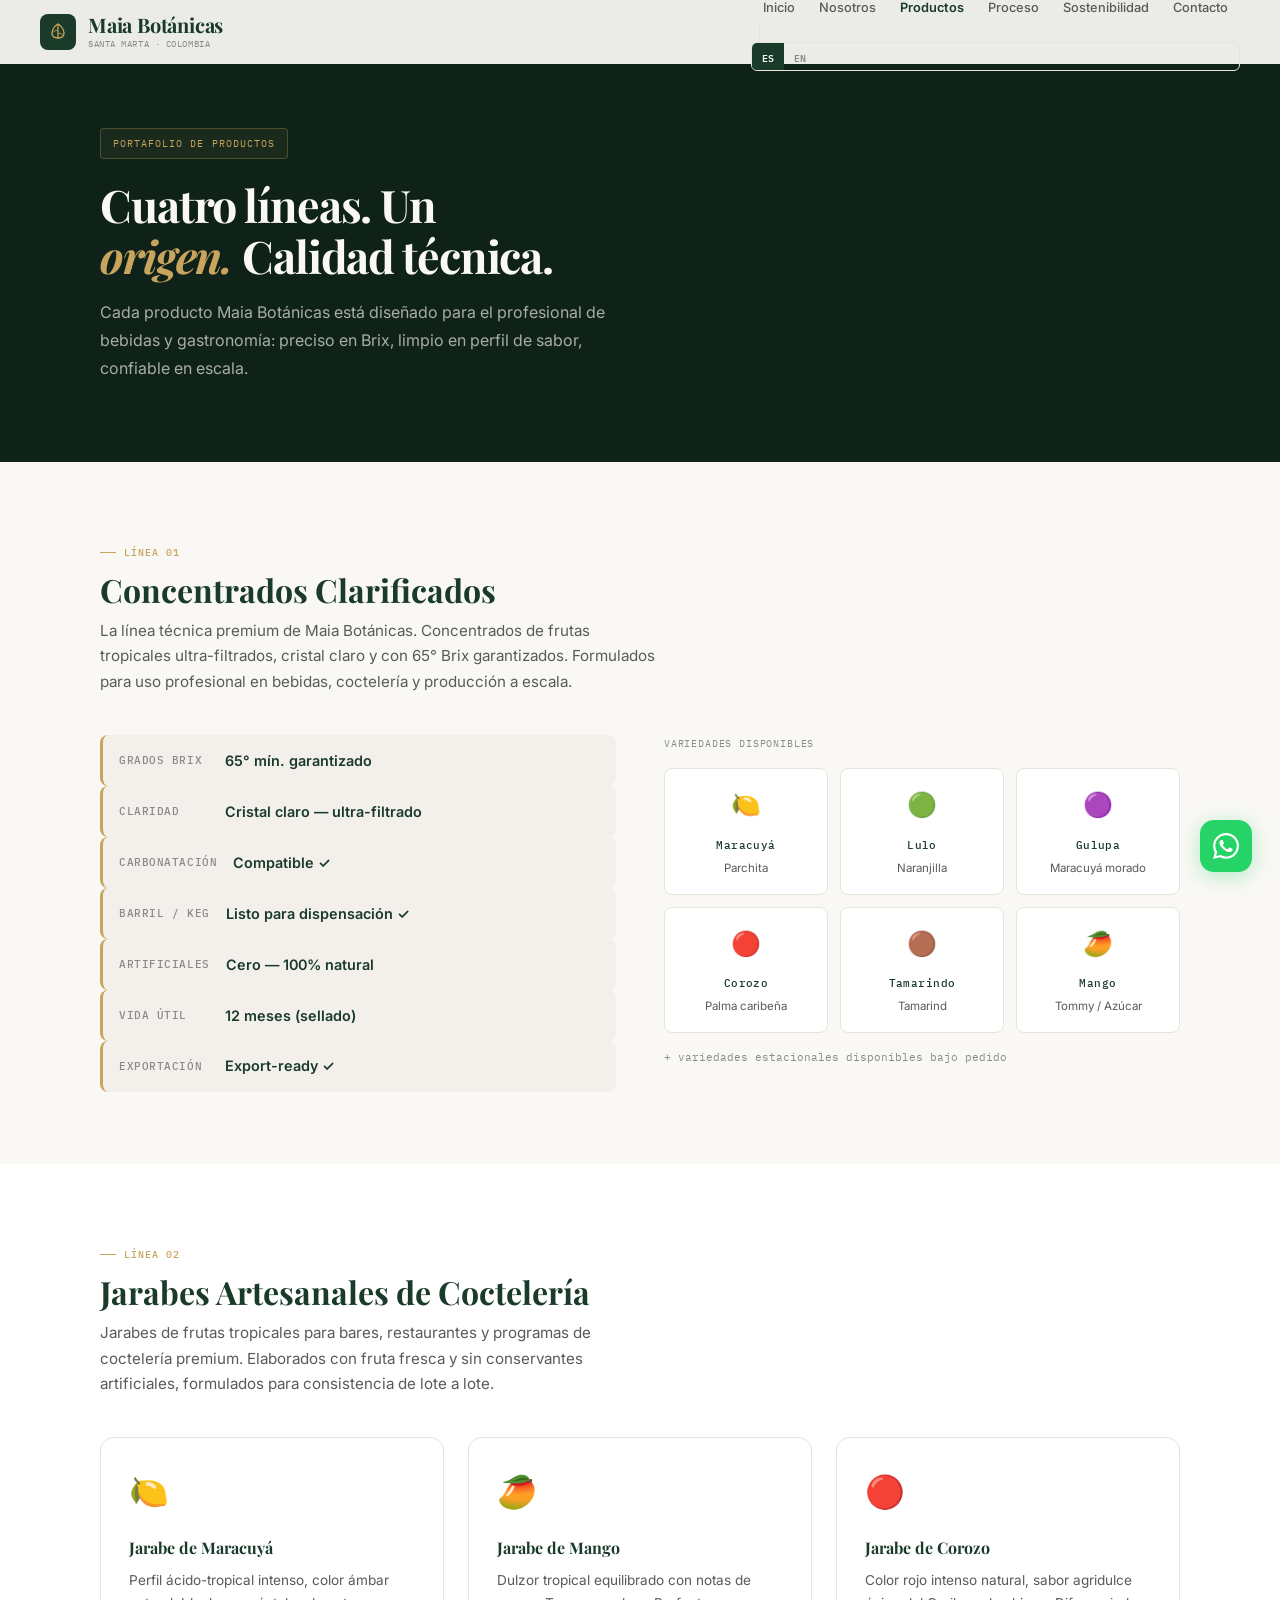
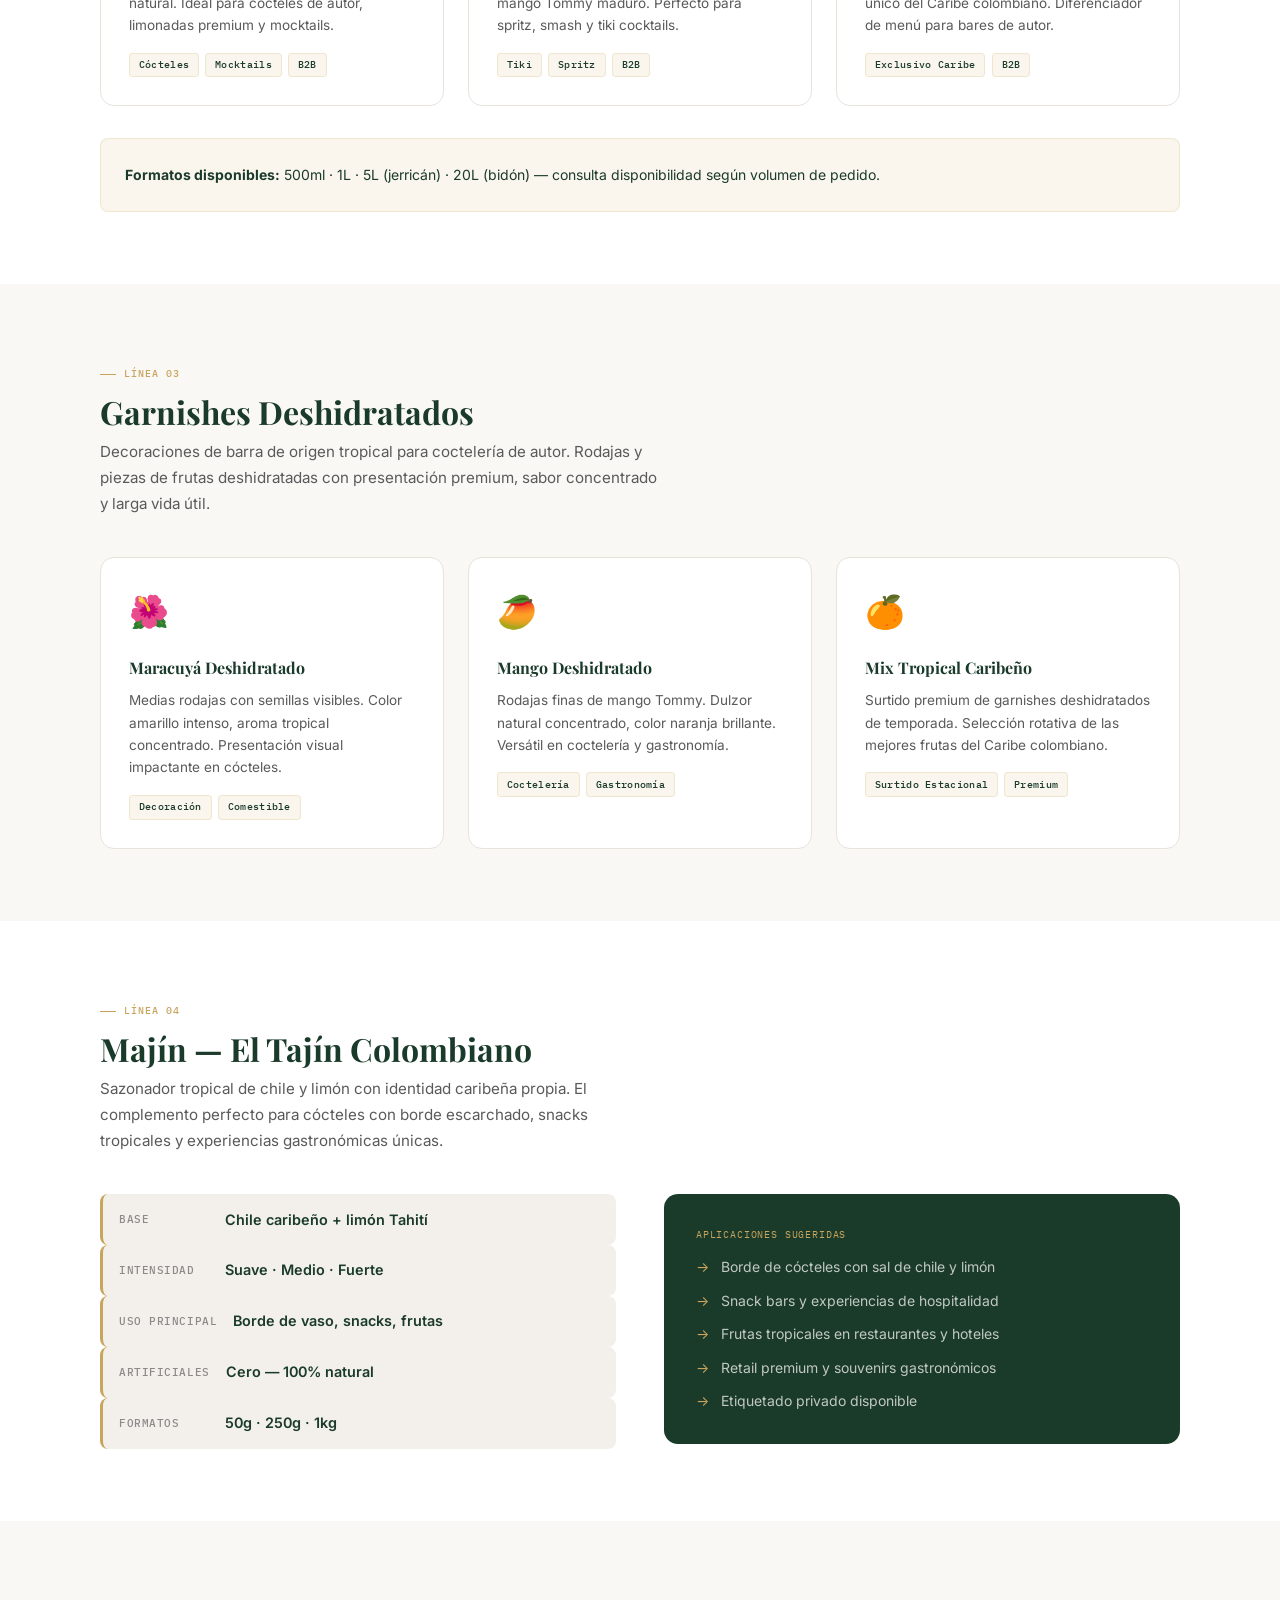
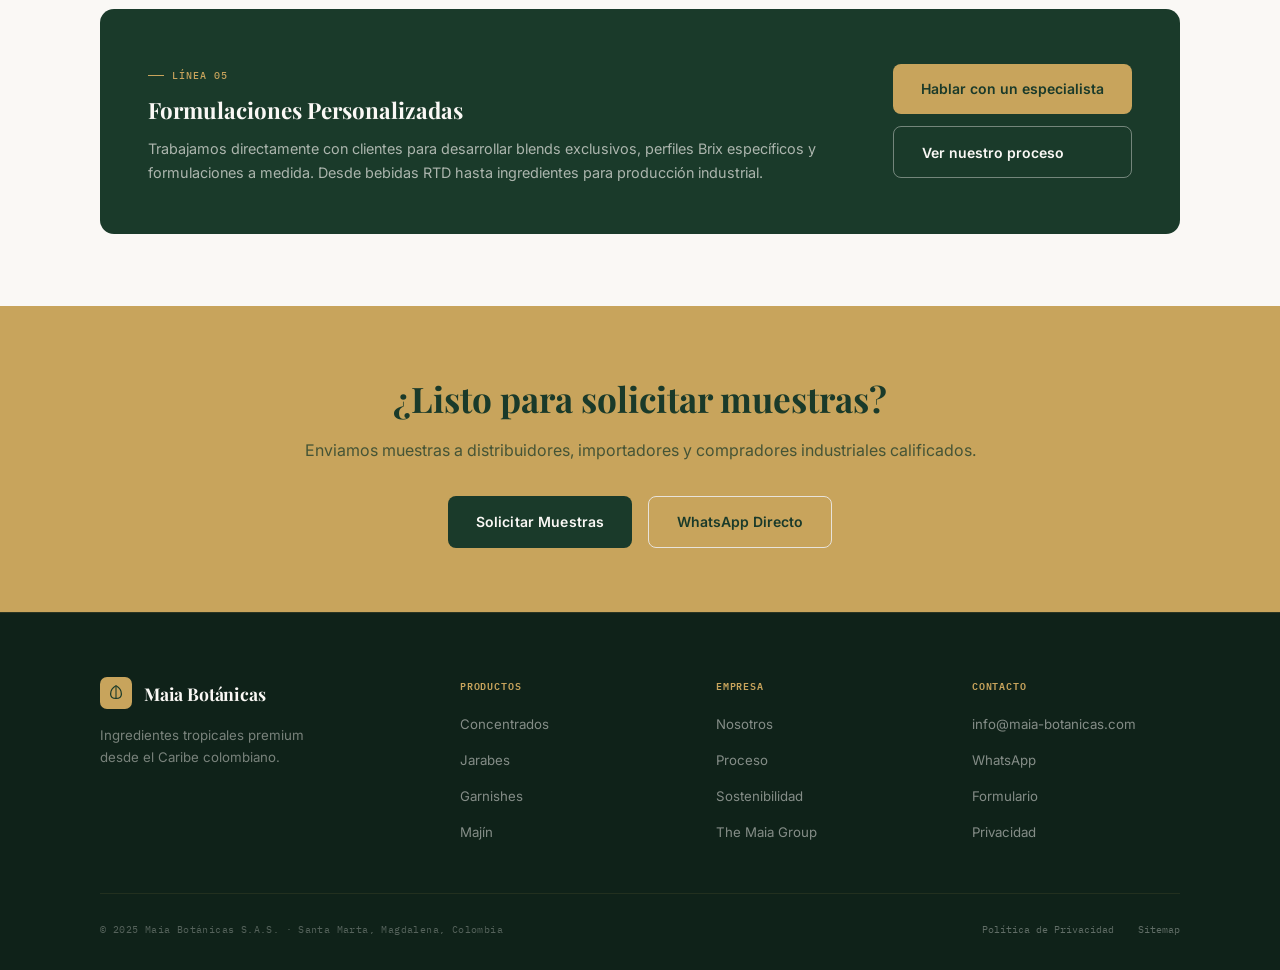
<file: productos.html>
<!DOCTYPE html>
<html lang="es">
<head>
<meta charset="UTF-8">
<meta name="viewport" content="width=device-width, initial-scale=1.0">
<script async src="https://www.googletagmanager.com/gtag/js?id=G-XXXXXXXXXX"></script>
<script>
window.dataLayer = window.dataLayer || [];
function gtag(){dataLayer.push(arguments);}
gtag('js', new Date());
gtag('config', 'G-XXXXXXXXXX');
</script>
<title>Productos | Maia Botánicas — Concentrados, Jarabes y Garnishes Tropicales</title>
<meta name="description" content="Concentrados clarificados 65 Brix, jarabes artesanales, garnishes deshidratados y Majín. Ingredientes tropicales B2B del Caribe colombiano para la industria de bebidas.">
<meta name="robots" content="index, follow">
<link rel="canonical" href="https://maia-botanicas.com/productos.html">
<meta property="og:title" content="Productos | Maia Botánicas">
<meta property="og:description" content="Portafolio completo de ingredientes tropicales: concentrados clarificados, jarabes, garnishes y Majín.">
<meta property="og:url" content="https://maia-botanicas.com/productos.html">
<meta property="og:image" content="https://maia-botanicas.com/og-image.jpg">
<link rel="preconnect" href="https://fonts.googleapis.com">
<link rel="preconnect" href="https://fonts.gstatic.com" crossorigin>
<link href="https://fonts.googleapis.com/css2?family=Playfair+Display:ital,wght@0,700;1,400;1,700&family=Inter:wght@300;400;500;600&family=IBM+Plex+Mono:wght@400;500;600&display=swap" rel="stylesheet">
<link rel="stylesheet" href="css/styles.css">
<link rel="icon" href="favicon/favicon.svg" type="image/svg+xml">
</head>
<body>

<!-- ===== NAV ===== -->
<nav id="navbar">
  <a href="index.html" class="nav-logo" aria-label="Maia Botánicas — Inicio">
    <div class="nav-logo-mark">
      <svg viewBox="0 0 20 20" fill="none" xmlns="http://www.w3.org/2000/svg">
        <path d="M10 2C10 2 4 5.5 4 11C4 13.8 6.2 16 10 16C13.8 16 16 13.8 16 11C16 5.5 10 2 10 2Z" stroke="#c8a45c" stroke-width="1.4" fill="none"/>
        <line x1="10" y1="3" x2="10" y2="16" stroke="#c8a45c" stroke-width="1.2" stroke-linecap="round"/>
        <path d="M10 9C8.5 7.5 6 8.5 5.5 10" stroke="#c8a45c" stroke-width="0.9" stroke-linecap="round" fill="none"/>
        <path d="M10 12C11.5 10.5 14 11.5 14.5 13" stroke="#c8a45c" stroke-width="0.9" stroke-linecap="round" fill="none"/>
      </svg>
    </div>
    <div class="nav-wordmark">
      <span class="nav-wordmark-primary">Maia Botánicas</span>
      <span class="nav-wordmark-sub">Santa Marta · Colombia</span>
    </div>
  </a>
  <div class="nav-center" id="navCenter">
    <ul class="nav-links" id="navLinks">
      <li><a href="index.html" data-lang="es">Inicio</a><a href="index.html" data-lang="en">Home</a></li>
      <li><a href="nosotros.html" data-lang="es">Nosotros</a><a href="nosotros.html" data-lang="en">About</a></li>
      <li><a href="productos.html" data-lang="es" class="active">Productos</a><a href="productos.html" data-lang="en" class="active">Products</a></li>
      <li><a href="proceso.html" data-lang="es">Proceso</a><a href="proceso.html" data-lang="en">Process</a></li>
      <li><a href="sostenibilidad.html" data-lang="es">Sostenibilidad</a><a href="sostenibilidad.html" data-lang="en">Sustainability</a></li>
      <li><a href="contacto.html" data-lang="es">Contacto</a><a href="contacto.html" data-lang="en">Contact</a></li>
    </ul>
    <div class="nav-sep"></div>
    <div class="lang-toggle">
      <button class="lang-btn active" id="btnES" onclick="setLang('es')">ES</button>
      <button class="lang-btn" id="btnEN" onclick="setLang('en')">EN</button>
    </div>
  </div>
  <button class="mobile-toggle" onclick="toggleMenu()" aria-label="Menú">
    <svg width="22" height="22" viewBox="0 0 24 24" fill="none" stroke="currentColor" stroke-width="2" stroke-linecap="round">
      <line x1="3" y1="6" x2="21" y2="6"/><line x1="3" y1="12" x2="21" y2="12"/><line x1="3" y1="18" x2="21" y2="18"/>
    </svg>
  </button>
</nav>

<!-- ===== HERO ===== -->
<div class="products-hero">
  <div class="products-hero-inner">
    <div class="about-tag" data-lang="es">Portafolio de Productos</div>
    <div class="about-tag" data-lang="en">Product Portfolio</div>
    <h1 data-lang="es">Cuatro líneas. Un<br><em>origen.</em> Calidad técnica.</h1>
    <h1 data-lang="en">Four lines. One<br><em>origin.</em> Technical quality.</h1>
    <p data-lang="es">Cada producto Maia Botánicas está diseñado para el profesional de bebidas y gastronomía: preciso en Brix, limpio en perfil de sabor, confiable en escala.</p>
    <p data-lang="en">Every Maia Botánicas product is designed for the beverage and gastronomy professional: precise in Brix, clean in flavor profile, reliable at scale.</p>
  </div>
</div>

<!-- ===== 01 CONCENTRADOS CLARIFICADOS ===== -->
<section class="product-section">
  <div class="product-inner">
    <div class="product-header reveal">
      <div class="product-label" data-lang="es">Línea 01</div>
      <div class="product-label" data-lang="en">Line 01</div>
      <h2 data-lang="es">Concentrados Clarificados</h2>
      <h2 data-lang="en">Clarified Concentrates</h2>
      <p data-lang="es">La línea técnica premium de Maia Botánicas. Concentrados de frutas tropicales ultra-filtrados, cristal claro y con 65° Brix garantizados. Formulados para uso profesional en bebidas, coctelería y producción a escala.</p>
      <p data-lang="en">Maia Botánicas' premium technical line. Ultra-filtered tropical fruit concentrates, crystal-clear with guaranteed 65° Brix. Formulated for professional use in beverages, cocktails, and scale production.</p>
    </div>

    <div class="concentrates-layout">
      <div class="reveal">
        <div class="prop-row">
          <span class="prop-label" data-lang="es">Grados Brix</span>
          <span class="prop-label" data-lang="en">Degrees Brix</span>
          <span class="prop-val">65° mín. garantizado</span>
        </div>
        <div class="prop-row">
          <span class="prop-label" data-lang="es">Claridad</span>
          <span class="prop-label" data-lang="en">Clarity</span>
          <span class="prop-val" data-lang="es">Cristal claro — ultra-filtrado</span>
          <span class="prop-val" data-lang="en">Crystal-clear — ultra-filtered</span>
        </div>
        <div class="prop-row">
          <span class="prop-label" data-lang="es">Carbonatación</span>
          <span class="prop-label" data-lang="en">Carbonation</span>
          <span class="prop-val" data-lang="es">Compatible ✓</span>
          <span class="prop-val" data-lang="en">Compatible ✓</span>
        </div>
        <div class="prop-row">
          <span class="prop-label" data-lang="es">Barril / Keg</span>
          <span class="prop-label" data-lang="en">Keg Dispensing</span>
          <span class="prop-val" data-lang="es">Listo para dispensación ✓</span>
          <span class="prop-val" data-lang="en">Dispensing-ready ✓</span>
        </div>
        <div class="prop-row">
          <span class="prop-label" data-lang="es">Artificiales</span>
          <span class="prop-label" data-lang="en">Artificials</span>
          <span class="prop-val" data-lang="es">Cero — 100% natural</span>
          <span class="prop-val" data-lang="en">Zero — 100% natural</span>
        </div>
        <div class="prop-row">
          <span class="prop-label" data-lang="es">Vida útil</span>
          <span class="prop-label" data-lang="en">Shelf life</span>
          <span class="prop-val" data-lang="es">12 meses (sellado)</span>
          <span class="prop-val" data-lang="en">12 months (sealed)</span>
        </div>
        <div class="prop-row">
          <span class="prop-label" data-lang="es">Exportación</span>
          <span class="prop-label" data-lang="en">Export</span>
          <span class="prop-val" data-lang="es">Export-ready ✓</span>
          <span class="prop-val" data-lang="en">Export-ready ✓</span>
        </div>
      </div>

      <div class="reveal">
        <p style="font-family:var(--mono);font-size:0.65rem;color:var(--muted);letter-spacing:0.08em;text-transform:uppercase;margin-bottom:1rem;" data-lang="es">Variedades disponibles</p>
        <p style="font-family:var(--mono);font-size:0.65rem;color:var(--muted);letter-spacing:0.08em;text-transform:uppercase;margin-bottom:1rem;" data-lang="en">Available varieties</p>
        <div class="fruits-grid">
          <div class="fruit-chip">
            <span class="fruit-emoji">🍋</span>
            <span class="fruit-name">Maracuyá</span>
            <span class="fruit-name-es" data-lang="es">Parchita</span>
            <span class="fruit-name-es" data-lang="en">Passion fruit</span>
          </div>
          <div class="fruit-chip">
            <span class="fruit-emoji">🟢</span>
            <span class="fruit-name">Lulo</span>
            <span class="fruit-name-es" data-lang="es">Naranjilla</span>
            <span class="fruit-name-es" data-lang="en">Naranjilla</span>
          </div>
          <div class="fruit-chip">
            <span class="fruit-emoji">🟣</span>
            <span class="fruit-name">Gulupa</span>
            <span class="fruit-name-es" data-lang="es">Maracuyá morado</span>
            <span class="fruit-name-es" data-lang="en">Purple passion</span>
          </div>
          <div class="fruit-chip">
            <span class="fruit-emoji">🔴</span>
            <span class="fruit-name">Corozo</span>
            <span class="fruit-name-es" data-lang="es">Palma caribeña</span>
            <span class="fruit-name-es" data-lang="en">Caribbean palm</span>
          </div>
          <div class="fruit-chip">
            <span class="fruit-emoji">🟤</span>
            <span class="fruit-name">Tamarindo</span>
            <span class="fruit-name-es" data-lang="es">Tamarind</span>
            <span class="fruit-name-es" data-lang="en">Tamarind</span>
          </div>
          <div class="fruit-chip">
            <span class="fruit-emoji">🥭</span>
            <span class="fruit-name">Mango</span>
            <span class="fruit-name-es" data-lang="es">Tommy / Azúcar</span>
            <span class="fruit-name-es" data-lang="en">Tommy / Sugar</span>
          </div>
        </div>
        <p style="font-family:var(--mono);font-size:0.68rem;color:var(--muted);margin-top:1rem;" data-lang="es">+ variedades estacionales disponibles bajo pedido</p>
        <p style="font-family:var(--mono);font-size:0.68rem;color:var(--muted);margin-top:1rem;" data-lang="en">+ seasonal varieties available on request</p>
      </div>
    </div>
  </div>
</section>

<!-- ===== 02 JARABES ARTESANALES ===== -->
<section class="product-section">
  <div class="product-inner">
    <div class="product-header reveal">
      <div class="product-label" data-lang="es">Línea 02</div>
      <div class="product-label" data-lang="en">Line 02</div>
      <h2 data-lang="es">Jarabes Artesanales de Coctelería</h2>
      <h2 data-lang="en">Artisanal Cocktail Syrups</h2>
      <p data-lang="es">Jarabes de frutas tropicales para bares, restaurantes y programas de coctelería premium. Elaborados con fruta fresca y sin conservantes artificiales, formulados para consistencia de lote a lote.</p>
      <p data-lang="en">Tropical fruit syrups for bars, restaurants, and premium cocktail programs. Made with fresh fruit and no artificial preservatives, formulated for batch-to-batch consistency.</p>
    </div>

    <div class="product-cards">
      <div class="product-card reveal">
        <span class="product-card-icon">🍋</span>
        <h3 data-lang="es">Jarabe de Maracuyá</h3>
        <h3 data-lang="en">Passion Fruit Syrup</h3>
        <p data-lang="es">Perfil ácido-tropical intenso, color ámbar natural. Ideal para cócteles de autor, limonadas premium y mocktails.</p>
        <p data-lang="en">Intense acidic-tropical profile, natural amber color. Ideal for craft cocktails, premium lemonades and mocktails.</p>
        <div class="product-tags">
          <span class="product-tag" data-lang="es">Cócteles</span><span class="product-tag" data-lang="en">Cocktails</span>
          <span class="product-tag" data-lang="es">Mocktails</span><span class="product-tag" data-lang="en">Mocktails</span>
          <span class="product-tag">B2B</span>
        </div>
      </div>
      <div class="product-card reveal">
        <span class="product-card-icon">🥭</span>
        <h3 data-lang="es">Jarabe de Mango</h3>
        <h3 data-lang="en">Mango Syrup</h3>
        <p data-lang="es">Dulzor tropical equilibrado con notas de mango Tommy maduro. Perfecto para spritz, smash y tiki cocktails.</p>
        <p data-lang="en">Balanced tropical sweetness with ripe Tommy mango notes. Perfect for spritzes, smashes and tiki cocktails.</p>
        <div class="product-tags">
          <span class="product-tag">Tiki</span>
          <span class="product-tag">Spritz</span>
          <span class="product-tag">B2B</span>
        </div>
      </div>
      <div class="product-card reveal">
        <span class="product-card-icon">🔴</span>
        <h3 data-lang="es">Jarabe de Corozo</h3>
        <h3 data-lang="en">Corozo Syrup</h3>
        <p data-lang="es">Color rojo intenso natural, sabor agridulce único del Caribe colombiano. Diferenciador de menú para bares de autor.</p>
        <p data-lang="en">Deep natural red color, unique sweet-sour flavor from the Colombian Caribbean. Menu differentiator for craft bars.</p>
        <div class="product-tags">
          <span class="product-tag" data-lang="es">Exclusivo Caribe</span><span class="product-tag" data-lang="en">Caribbean Exclusive</span>
          <span class="product-tag">B2B</span>
        </div>
      </div>
    </div>

    <div style="margin-top:2rem;padding:1.5rem;background:var(--gold-wash);border:1px solid rgba(200,164,92,0.2);border-radius:var(--radius);">
      <p style="font-size:0.875rem;color:var(--forest);" data-lang="es"><strong>Formatos disponibles:</strong> 500ml · 1L · 5L (jerricán) · 20L (bidón) — consulta disponibilidad según volumen de pedido.</p>
      <p style="font-size:0.875rem;color:var(--forest);" data-lang="en"><strong>Available formats:</strong> 500ml · 1L · 5L (jerrican) · 20L (drum) — availability subject to order volume.</p>
    </div>
  </div>
</section>

<!-- ===== 03 GARNISHES ===== -->
<section class="product-section">
  <div class="product-inner">
    <div class="product-header reveal">
      <div class="product-label" data-lang="es">Línea 03</div>
      <div class="product-label" data-lang="en">Line 03</div>
      <h2 data-lang="es">Garnishes Deshidratados</h2>
      <h2 data-lang="en">Dehydrated Fruit Garnishes</h2>
      <p data-lang="es">Decoraciones de barra de origen tropical para coctelería de autor. Rodajas y piezas de frutas deshidratadas con presentación premium, sabor concentrado y larga vida útil.</p>
      <p data-lang="en">Tropical-origin bar decorations for craft cocktail service. Slices and pieces of dehydrated fruit with premium presentation, concentrated flavor, and long shelf life.</p>
    </div>

    <div class="product-cards">
      <div class="product-card reveal">
        <span class="product-card-icon">🌺</span>
        <h3 data-lang="es">Maracuyá Deshidratado</h3>
        <h3 data-lang="en">Dehydrated Passion Fruit</h3>
        <p data-lang="es">Medias rodajas con semillas visibles. Color amarillo intenso, aroma tropical concentrado. Presentación visual impactante en cócteles.</p>
        <p data-lang="en">Half-slices with visible seeds. Intense yellow color, concentrated tropical aroma. High visual impact in cocktails.</p>
        <div class="product-tags">
          <span class="product-tag" data-lang="es">Decoración</span><span class="product-tag" data-lang="en">Garnish</span>
          <span class="product-tag" data-lang="es">Comestible</span><span class="product-tag" data-lang="en">Edible</span>
        </div>
      </div>
      <div class="product-card reveal">
        <span class="product-card-icon">🥭</span>
        <h3 data-lang="es">Mango Deshidratado</h3>
        <h3 data-lang="en">Dehydrated Mango</h3>
        <p data-lang="es">Rodajas finas de mango Tommy. Dulzor natural concentrado, color naranja brillante. Versátil en coctelería y gastronomía.</p>
        <p data-lang="en">Thin Tommy mango slices. Concentrated natural sweetness, bright orange color. Versatile in cocktails and gastronomy.</p>
        <div class="product-tags">
          <span class="product-tag" data-lang="es">Coctelería</span><span class="product-tag" data-lang="en">Cocktail Bar</span>
          <span class="product-tag" data-lang="es">Gastronomía</span><span class="product-tag" data-lang="en">Gastronomy</span>
        </div>
      </div>
      <div class="product-card reveal">
        <span class="product-card-icon">🍊</span>
        <h3 data-lang="es">Mix Tropical Caribeño</h3>
        <h3 data-lang="en">Caribbean Tropical Mix</h3>
        <p data-lang="es">Surtido premium de garnishes deshidratados de temporada. Selección rotativa de las mejores frutas del Caribe colombiano.</p>
        <p data-lang="en">Premium assorted seasonal dehydrated garnishes. Rotating selection of the best fruits from the Colombian Caribbean.</p>
        <div class="product-tags">
          <span class="product-tag" data-lang="es">Surtido Estacional</span><span class="product-tag" data-lang="en">Seasonal Mix</span>
          <span class="product-tag">Premium</span>
        </div>
      </div>
    </div>
  </div>
</section>

<!-- ===== 04 MAJÍN ===== -->
<section class="product-section">
  <div class="product-inner">
    <div class="product-header reveal">
      <div class="product-label" data-lang="es">Línea 04</div>
      <div class="product-label" data-lang="en">Line 04</div>
      <h2 data-lang="es">Majín — El Tajín Colombiano</h2>
      <h2 data-lang="en">Majín — The Colombian Tajín</h2>
      <p data-lang="es">Sazonador tropical de chile y limón con identidad caribeña propia. El complemento perfecto para cócteles con borde escarchado, snacks tropicales y experiencias gastronómicas únicas.</p>
      <p data-lang="en">Tropical chili-lime seasoning with its own Caribbean identity. The perfect complement for rimmed cocktails, tropical snacks, and unique gastronomic experiences.</p>
    </div>

    <div class="concentrates-layout">
      <div class="reveal">
        <div class="prop-row">
          <span class="prop-label" data-lang="es">Base</span>
          <span class="prop-label" data-lang="en">Base</span>
          <span class="prop-val" data-lang="es">Chile caribeño + limón Tahití</span>
          <span class="prop-val" data-lang="en">Caribbean chili + Tahiti lime</span>
        </div>
        <div class="prop-row">
          <span class="prop-label" data-lang="es">Intensidad</span>
          <span class="prop-label" data-lang="en">Heat level</span>
          <span class="prop-val" data-lang="es">Suave · Medio · Fuerte</span>
          <span class="prop-val" data-lang="en">Mild · Medium · Hot</span>
        </div>
        <div class="prop-row">
          <span class="prop-label" data-lang="es">Uso principal</span>
          <span class="prop-label" data-lang="en">Primary use</span>
          <span class="prop-val" data-lang="es">Borde de vaso, snacks, frutas</span>
          <span class="prop-val" data-lang="en">Glass rims, snacks, fruit</span>
        </div>
        <div class="prop-row">
          <span class="prop-label" data-lang="es">Artificiales</span>
          <span class="prop-label" data-lang="en">Artificials</span>
          <span class="prop-val" data-lang="es">Cero — 100% natural</span>
          <span class="prop-val" data-lang="en">Zero — 100% natural</span>
        </div>
        <div class="prop-row">
          <span class="prop-label" data-lang="es">Formatos</span>
          <span class="prop-label" data-lang="en">Formats</span>
          <span class="prop-val">50g · 250g · 1kg</span>
        </div>
      </div>

      <div class="reveal">
        <div style="background:var(--forest);border-radius:var(--radius-lg);padding:2rem;">
          <p style="font-family:var(--mono);font-size:0.65rem;color:var(--gold);letter-spacing:0.08em;text-transform:uppercase;margin-bottom:0.75rem;" data-lang="es">Aplicaciones sugeridas</p>
          <p style="font-family:var(--mono);font-size:0.65rem;color:var(--gold);letter-spacing:0.08em;text-transform:uppercase;margin-bottom:0.75rem;" data-lang="en">Suggested applications</p>
          <ul style="list-style:none;display:flex;flex-direction:column;gap:0.65rem;">
            <li style="font-size:0.875rem;color:rgba(250,248,245,0.75);display:flex;gap:0.75rem;align-items:flex-start;">
              <span style="color:var(--gold);flex-shrink:0;">→</span>
              <span data-lang="es">Borde de cócteles con sal de chile y limón</span>
              <span data-lang="en">Cocktail glass rims with chili-lime salt</span>
            </li>
            <li style="font-size:0.875rem;color:rgba(250,248,245,0.75);display:flex;gap:0.75rem;align-items:flex-start;">
              <span style="color:var(--gold);flex-shrink:0;">→</span>
              <span data-lang="es">Snack bars y experiencias de hospitalidad</span>
              <span data-lang="en">Snack bars and hospitality experiences</span>
            </li>
            <li style="font-size:0.875rem;color:rgba(250,248,245,0.75);display:flex;gap:0.75rem;align-items:flex-start;">
              <span style="color:var(--gold);flex-shrink:0;">→</span>
              <span data-lang="es">Frutas tropicales en restaurantes y hoteles</span>
              <span data-lang="en">Tropical fruits at restaurants and hotels</span>
            </li>
            <li style="font-size:0.875rem;color:rgba(250,248,245,0.75);display:flex;gap:0.75rem;align-items:flex-start;">
              <span style="color:var(--gold);flex-shrink:0;">→</span>
              <span data-lang="es">Retail premium y souvenirs gastronómicos</span>
              <span data-lang="en">Premium retail and gastronomic souvenirs</span>
            </li>
            <li style="font-size:0.875rem;color:rgba(250,248,245,0.75);display:flex;gap:0.75rem;align-items:flex-start;">
              <span style="color:var(--gold);flex-shrink:0;">→</span>
              <span data-lang="es">Etiquetado privado disponible</span>
              <span data-lang="en">Private label available</span>
            </li>
          </ul>
        </div>
      </div>
    </div>
  </div>
</section>

<!-- ===== 05 FORMULACIONES PERSONALIZADAS ===== -->
<section class="product-section">
  <div class="product-inner">
    <div class="custom-box reveal">
      <div>
        <div class="product-label" style="margin-bottom:0.5rem;" data-lang="es">Línea 05</div>
        <div class="product-label" style="margin-bottom:0.5rem;" data-lang="en">Line 05</div>
        <h3 data-lang="es">Formulaciones Personalizadas</h3>
        <h3 data-lang="en">Custom Formulations</h3>
        <p data-lang="es">Trabajamos directamente con clientes para desarrollar blends exclusivos, perfiles Brix específicos y formulaciones a medida. Desde bebidas RTD hasta ingredientes para producción industrial.</p>
        <p data-lang="en">We work directly with clients to develop exclusive blends, specific Brix profiles, and bespoke formulations. From RTD beverages to industrial-scale ingredients.</p>
      </div>
      <div style="display:flex;flex-direction:column;gap:0.75rem;">
        <a href="contacto.html" class="btn-gold" data-lang="es">Hablar con un especialista</a>
        <a href="contacto.html" class="btn-gold" data-lang="en">Speak with a specialist</a>
        <a href="proceso.html" class="btn-ghost-light" data-lang="es">Ver nuestro proceso</a>
        <a href="proceso.html" class="btn-ghost-light" data-lang="en">View our process</a>
      </div>
    </div>
  </div>
</section>

<!-- ===== CTA ===== -->
<div class="cta-band">
  <div class="section-inner">
    <h2 data-lang="es">¿Listo para solicitar muestras?</h2>
    <h2 data-lang="en">Ready to request samples?</h2>
    <p data-lang="es">Enviamos muestras a distribuidores, importadores y compradores industriales calificados.</p>
    <p data-lang="en">We send samples to qualified distributors, importers, and industrial buyers.</p>
    <div class="cta-band-btns">
      <a href="contacto.html" class="btn-primary" data-lang="es">Solicitar Muestras</a>
      <a href="contacto.html" class="btn-primary" data-lang="en">Request Samples</a>
      <a href="https://wa.me/19034598763?text=Hola!%20Me%20interesa%20solicitar%20muestras%20de%20Maia%20Bot%C3%A1nicas" target="_blank" rel="noopener" class="btn-ghost" data-lang="es">WhatsApp Directo</a>
      <a href="https://wa.me/19034598763?text=Hi!%20I%27d%20like%20to%20request%20samples%20from%20Maia%20Bot%C3%A1nicas" target="_blank" rel="noopener" class="btn-ghost" data-lang="en">WhatsApp Direct</a>
    </div>
  </div>
</div>

<!-- ===== FOOTER ===== -->
<footer>
  <div class="footer-inner">
    <div class="footer-top">
      <div class="footer-brand">
        <div class="footer-logo-row">
          <div class="footer-logo-mark">
            <svg viewBox="0 0 20 20" fill="none" xmlns="http://www.w3.org/2000/svg">
              <path d="M10 2C10 2 4 5.5 4 11C4 13.8 6.2 16 10 16C13.8 16 16 13.8 16 11C16 5.5 10 2 10 2Z" stroke="#1a3a2a" stroke-width="1.4" fill="none"/>
              <line x1="10" y1="3" x2="10" y2="16" stroke="#1a3a2a" stroke-width="1.2" stroke-linecap="round"/>
            </svg>
          </div>
          <span class="footer-brand-name">Maia Botánicas</span>
        </div>
        <p data-lang="es">Ingredientes tropicales premium desde el Caribe colombiano.</p>
        <p data-lang="en">Premium tropical ingredients from the Colombian Caribbean.</p>
      </div>
      <div class="footer-col">
        <h4 data-lang="es">Productos</h4><h4 data-lang="en">Products</h4>
        <ul>
          <li><a href="productos.html" data-lang="es">Concentrados</a><a href="productos.html" data-lang="en">Concentrates</a></li>
          <li><a href="productos.html" data-lang="es">Jarabes</a><a href="productos.html" data-lang="en">Syrups</a></li>
          <li><a href="productos.html" data-lang="es">Garnishes</a><a href="productos.html" data-lang="en">Garnishes</a></li>
          <li><a href="productos.html">Majín</a></li>
        </ul>
      </div>
      <div class="footer-col">
        <h4 data-lang="es">Empresa</h4><h4 data-lang="en">Company</h4>
        <ul>
          <li><a href="nosotros.html" data-lang="es">Nosotros</a><a href="nosotros.html" data-lang="en">About Us</a></li>
          <li><a href="proceso.html" data-lang="es">Proceso</a><a href="proceso.html" data-lang="en">Process</a></li>
          <li><a href="sostenibilidad.html" data-lang="es">Sostenibilidad</a><a href="sostenibilidad.html" data-lang="en">Sustainability</a></li>
          <li><a href="https://maia-group.com" target="_blank" rel="noopener">The Maia Group</a></li>
        </ul>
      </div>
      <div class="footer-col">
        <h4 data-lang="es">Contacto</h4><h4 data-lang="en">Contact</h4>
        <ul>
          <li><a href="mailto:info@maia-botanicas.com">info@maia-botanicas.com</a></li>
          <li><a href="https://wa.me/19034598763?text=Hola!%20Me%20interesa%20Maia%20Bot%C3%A1nicas" target="_blank" rel="noopener">WhatsApp</a></li>
          <li><a href="contacto.html" data-lang="es">Formulario</a><a href="contacto.html" data-lang="en">Contact Form</a></li>
          <li><a href="privacy.html" data-lang="es">Privacidad</a><a href="privacy.html" data-lang="en">Privacy</a></li>
        </ul>
      </div>
    </div>
    <div class="footer-bottom">
      <span class="footer-copy">&copy; 2025 Maia Botánicas S.A.S. · Santa Marta, Magdalena, Colombia</span>
      <div class="footer-links">
        <a href="privacy.html" data-lang="es">Política de Privacidad</a>
        <a href="privacy.html" data-lang="en">Privacy Policy</a>
        <a href="sitemap.xml">Sitemap</a>
      </div>
    </div>
  </div>
</footer>

<a href="https://wa.me/19034598763?text=Hola!%20Me%20interesa%20Maia%20Bot%C3%A1nicas" class="wa" target="_blank" rel="noopener" aria-label="WhatsApp">
  <svg width="26" height="26" viewBox="0 0 24 24" fill="white"><path d="M17.472 14.382c-.297-.149-1.758-.867-2.03-.967-.273-.099-.471-.148-.67.15-.197.297-.767.966-.94 1.164-.173.199-.347.223-.644.075-.297-.15-1.255-.463-2.39-1.475-.883-.788-1.48-1.761-1.653-2.059-.173-.297-.018-.458.13-.606.134-.133.298-.347.446-.52.149-.174.198-.298.298-.497.099-.198.05-.371-.025-.52-.075-.149-.669-1.612-.916-2.207-.242-.579-.487-.5-.669-.51-.173-.008-.371-.01-.57-.01-.198 0-.52.074-.792.372-.272.297-1.04 1.016-1.04 2.479 0 1.462 1.065 2.875 1.213 3.074.149.198 2.096 3.2 5.077 4.487.709.306 1.262.489 1.694.625.712.227 1.36.195 1.871.118.571-.085 1.758-.719 2.006-1.413.248-.694.248-1.289.173-1.413-.074-.124-.272-.198-.57-.347m-5.421 7.403h-.004a9.87 9.87 0 01-5.031-1.378l-.361-.214-3.741.982.998-3.648-.235-.374a9.86 9.86 0 01-1.51-5.26c.001-5.45 4.436-9.884 9.888-9.884 2.64 0 5.122 1.03 6.988 2.898a9.825 9.825 0 012.893 6.994c-.003 5.45-4.437 9.884-9.885 9.884m8.413-18.297A11.815 11.815 0 0012.05 0C5.495 0 .16 5.335.157 11.892c0 2.096.547 4.142 1.588 5.945L.057 24l6.305-1.654a11.882 11.882 0 005.683 1.448h.005c6.554 0 11.89-5.335 11.893-11.893a11.821 11.821 0 00-3.48-8.413z"/></svg>
</a>
<div class="toast" id="toast">
  <div class="toast-check"><svg width="10" height="10" viewBox="0 0 24 24" fill="none" stroke="white" stroke-width="3" stroke-linecap="round" stroke-linejoin="round"><polyline points="20 6 9 17 4 12"/></svg></div>
  <span id="toastMsg"></span>
</div>
<script src="js/main.js"></script>
</body>
</html>
</file>
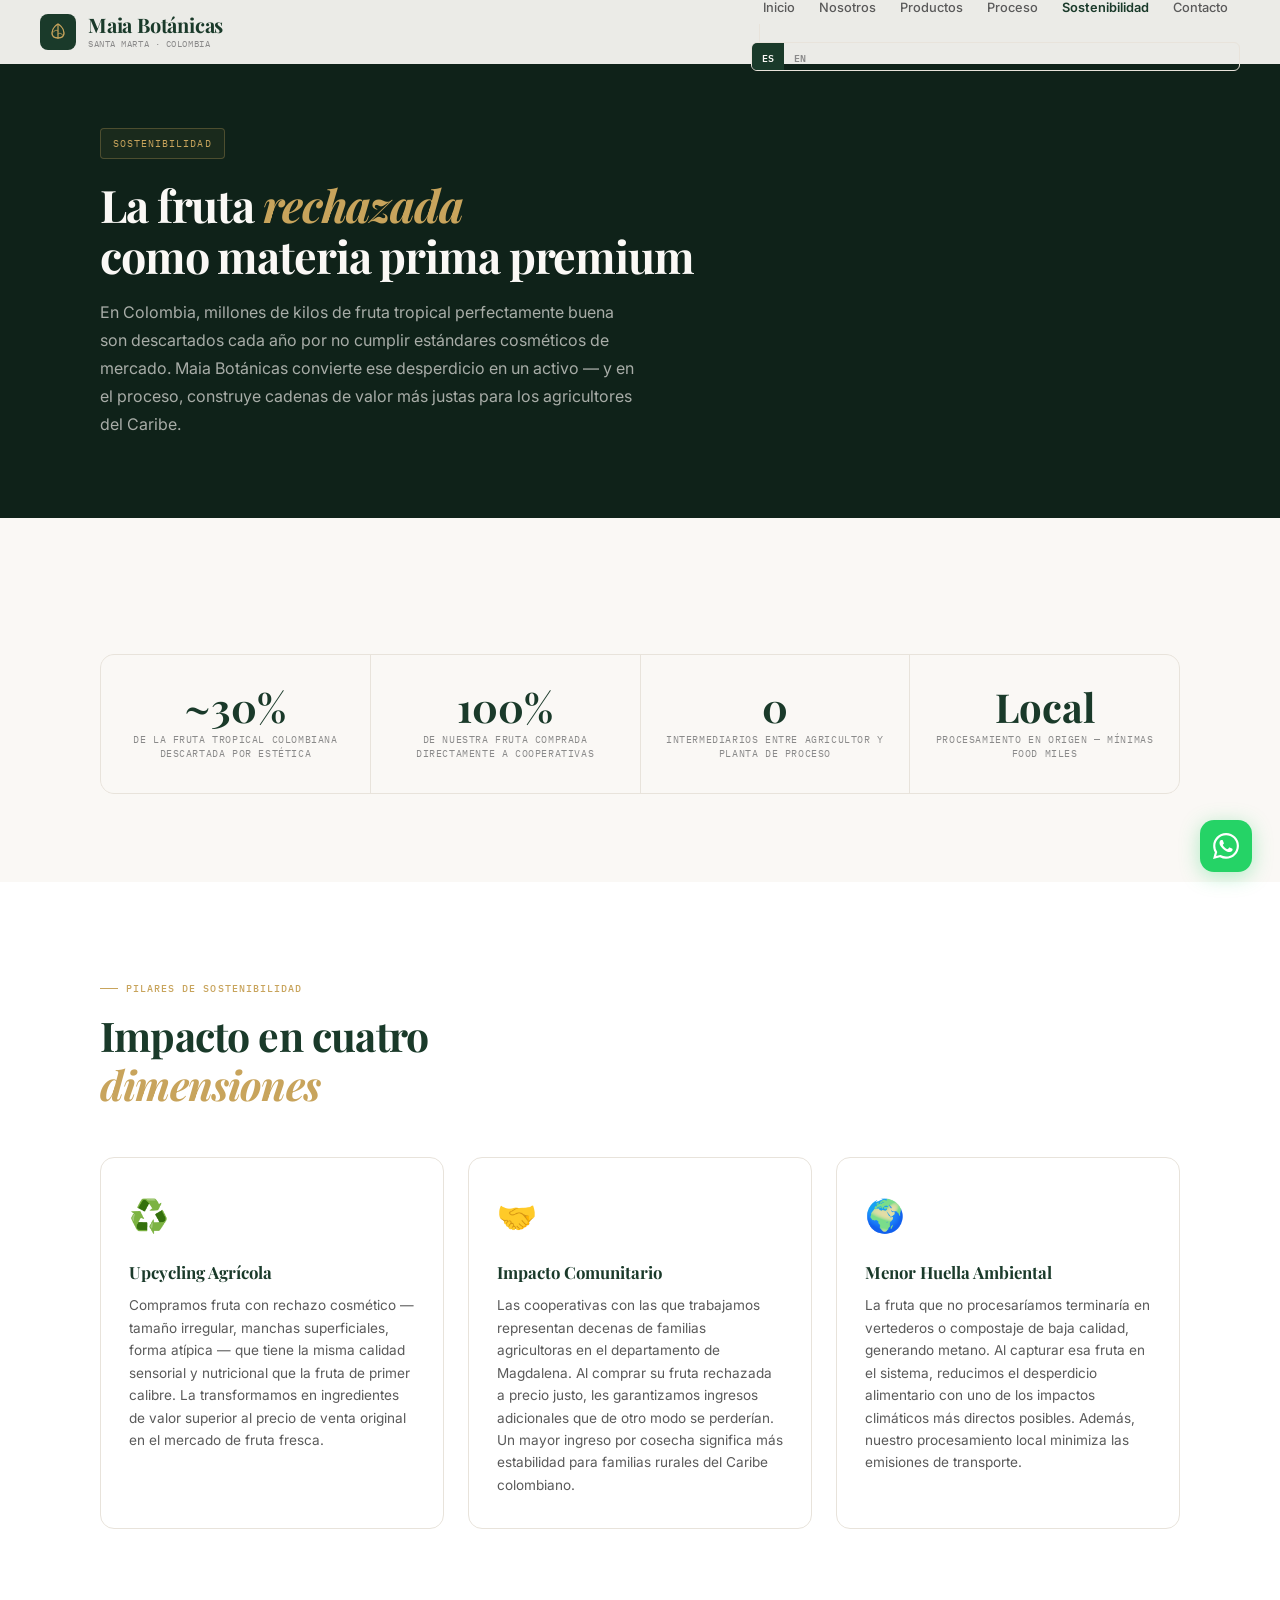
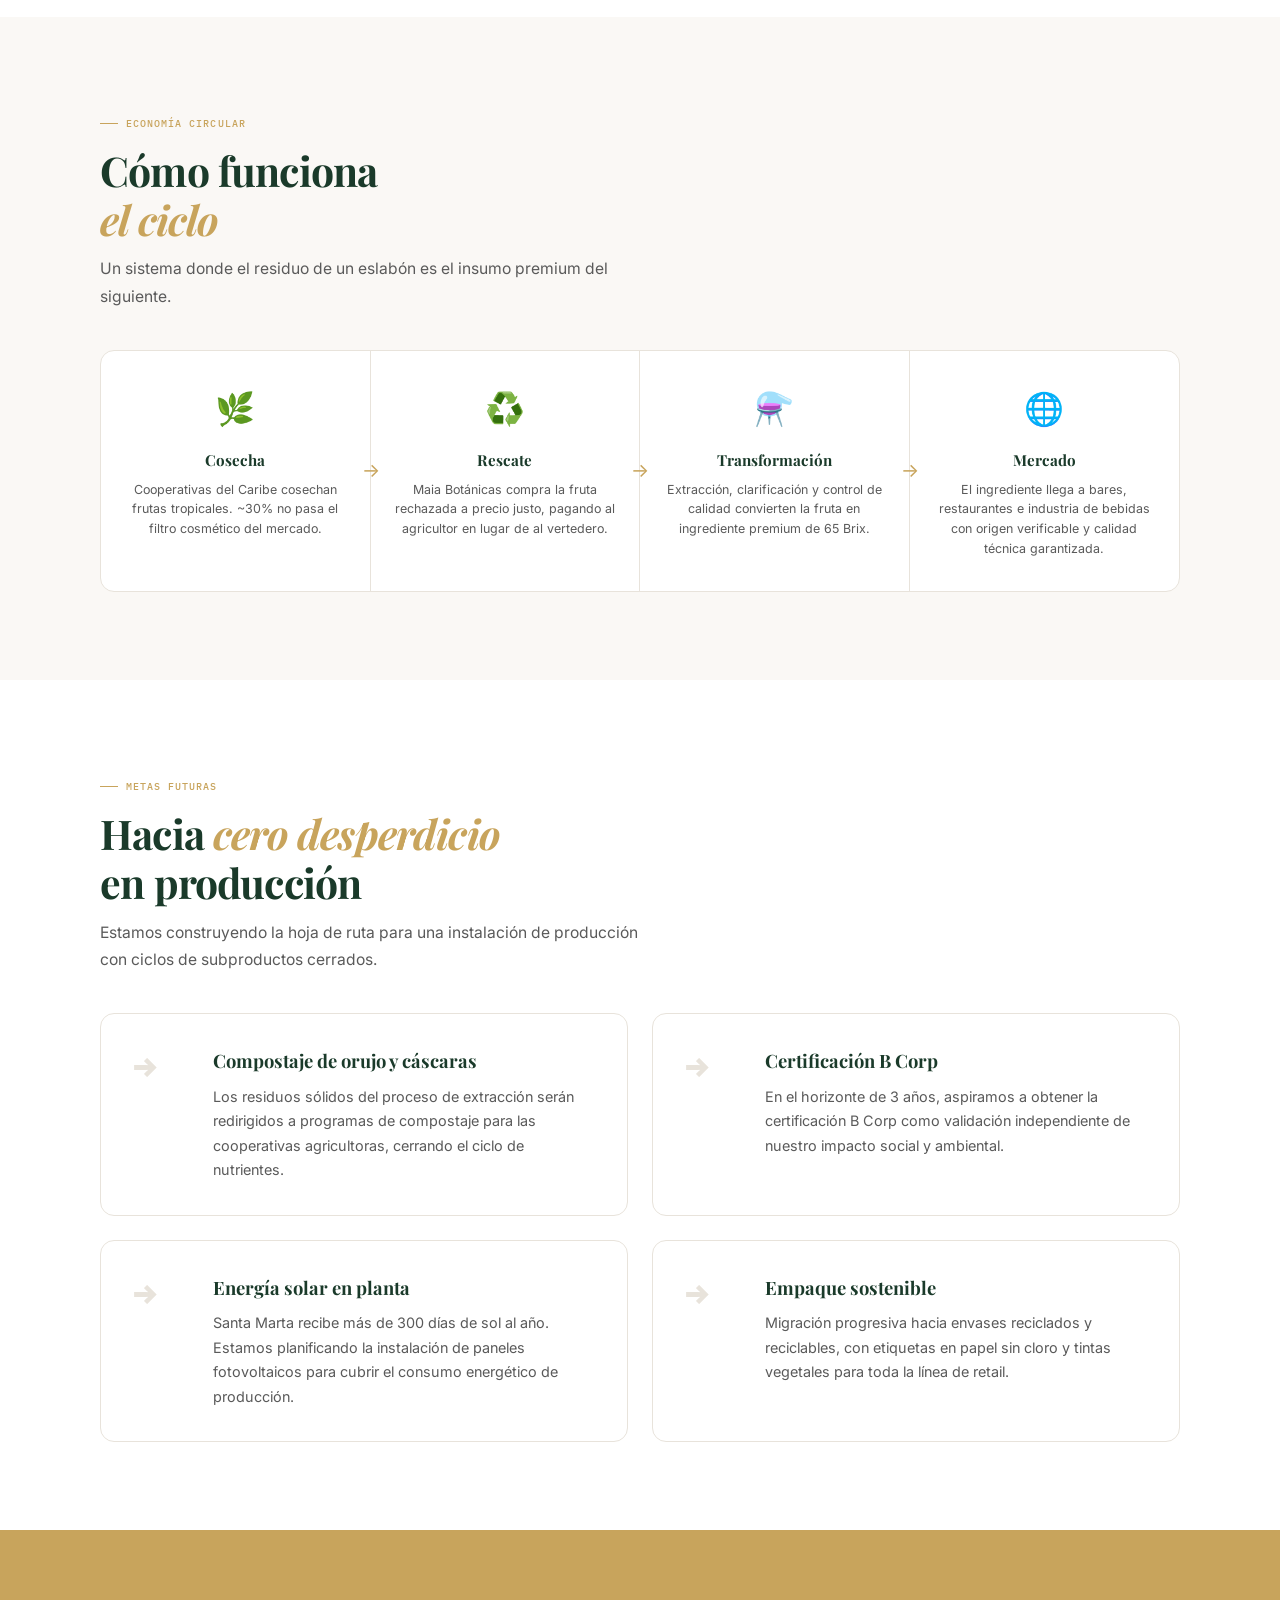
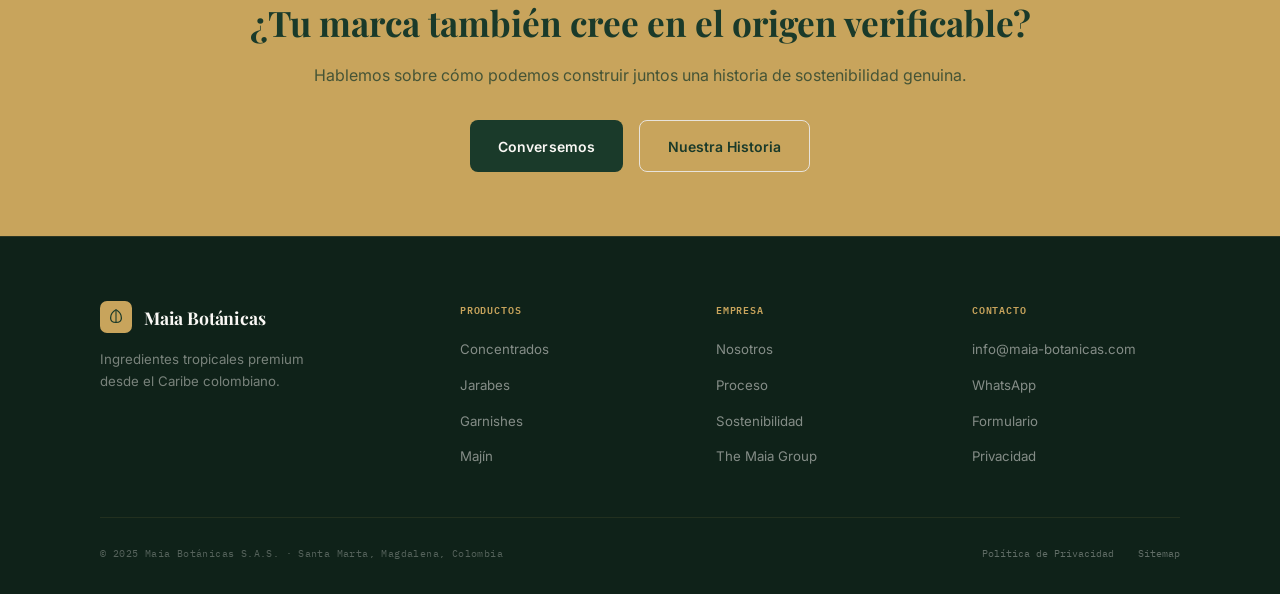
<file: sostenibilidad.html>
<!DOCTYPE html>
<html lang="es">
<head>
<meta charset="UTF-8">
<meta name="viewport" content="width=device-width, initial-scale=1.0">
<script async src="https://www.googletagmanager.com/gtag/js?id=G-XXXXXXXXXX"></script>
<script>
window.dataLayer = window.dataLayer || [];
function gtag(){dataLayer.push(arguments);}
gtag('js', new Date());
gtag('config', 'G-XXXXXXXXXX');
</script>
<title>Sostenibilidad | Maia Botánicas — Agricultura Circular y Economía Regenerativa</title>
<meta name="description" content="El modelo de upcycling agrícola de Maia Botánicas: frutas con rechazo cosmético transformadas en ingredientes premium. Impacto comunitario, economía circular y cero desperdicio.">
<meta name="robots" content="index, follow">
<link rel="canonical" href="https://maia-botanicas.com/sostenibilidad.html">
<meta property="og:title" content="Sostenibilidad | Maia Botánicas">
<meta property="og:description" content="Upcycling agrícola: fruta rechazada convertida en ingrediente premium. Cooperativas locales, economía circular, impacto real.">
<meta property="og:url" content="https://maia-botanicas.com/sostenibilidad.html">
<meta property="og:image" content="https://maia-botanicas.com/og-image.jpg">
<link rel="preconnect" href="https://fonts.googleapis.com">
<link rel="preconnect" href="https://fonts.gstatic.com" crossorigin>
<link href="https://fonts.googleapis.com/css2?family=Playfair+Display:ital,wght@0,700;1,400;1,700&family=Inter:wght@300;400;500;600&family=IBM+Plex+Mono:wght@400;500;600&display=swap" rel="stylesheet">
<link rel="stylesheet" href="css/styles.css">
<link rel="icon" href="favicon/favicon.svg" type="image/svg+xml">
</head>
<body>

<!-- ===== NAV ===== -->
<nav id="navbar">
  <a href="index.html" class="nav-logo" aria-label="Maia Botánicas — Inicio">
    <div class="nav-logo-mark">
      <svg viewBox="0 0 20 20" fill="none" xmlns="http://www.w3.org/2000/svg">
        <path d="M10 2C10 2 4 5.5 4 11C4 13.8 6.2 16 10 16C13.8 16 16 13.8 16 11C16 5.5 10 2 10 2Z" stroke="#c8a45c" stroke-width="1.4" fill="none"/>
        <line x1="10" y1="3" x2="10" y2="16" stroke="#c8a45c" stroke-width="1.2" stroke-linecap="round"/>
        <path d="M10 9C8.5 7.5 6 8.5 5.5 10" stroke="#c8a45c" stroke-width="0.9" stroke-linecap="round" fill="none"/>
        <path d="M10 12C11.5 10.5 14 11.5 14.5 13" stroke="#c8a45c" stroke-width="0.9" stroke-linecap="round" fill="none"/>
      </svg>
    </div>
    <div class="nav-wordmark">
      <span class="nav-wordmark-primary">Maia Botánicas</span>
      <span class="nav-wordmark-sub">Santa Marta · Colombia</span>
    </div>
  </a>
  <div class="nav-center" id="navCenter">
    <ul class="nav-links" id="navLinks">
      <li><a href="index.html" data-lang="es">Inicio</a><a href="index.html" data-lang="en">Home</a></li>
      <li><a href="nosotros.html" data-lang="es">Nosotros</a><a href="nosotros.html" data-lang="en">About</a></li>
      <li><a href="productos.html" data-lang="es">Productos</a><a href="productos.html" data-lang="en">Products</a></li>
      <li><a href="proceso.html" data-lang="es">Proceso</a><a href="proceso.html" data-lang="en">Process</a></li>
      <li><a href="sostenibilidad.html" data-lang="es" class="active">Sostenibilidad</a><a href="sostenibilidad.html" data-lang="en" class="active">Sustainability</a></li>
      <li><a href="contacto.html" data-lang="es">Contacto</a><a href="contacto.html" data-lang="en">Contact</a></li>
    </ul>
    <div class="nav-sep"></div>
    <div class="lang-toggle">
      <button class="lang-btn active" id="btnES" onclick="setLang('es')">ES</button>
      <button class="lang-btn" id="btnEN" onclick="setLang('en')">EN</button>
    </div>
  </div>
  <button class="mobile-toggle" onclick="toggleMenu()" aria-label="Menú">
    <svg width="22" height="22" viewBox="0 0 24 24" fill="none" stroke="currentColor" stroke-width="2" stroke-linecap="round">
      <line x1="3" y1="6" x2="21" y2="6"/><line x1="3" y1="12" x2="21" y2="12"/><line x1="3" y1="18" x2="21" y2="18"/>
    </svg>
  </button>
</nav>

<!-- ===== HERO ===== -->
<div class="sustain-hero">
  <div class="sustain-hero-inner">
    <div class="about-tag" data-lang="es">Sostenibilidad</div>
    <div class="about-tag" data-lang="en">Sustainability</div>
    <h1 data-lang="es">La fruta <em>rechazada</em><br>como materia prima premium</h1>
    <h1 data-lang="en">The <em>rejected</em> fruit<br>as premium raw material</h1>
    <p data-lang="es">En Colombia, millones de kilos de fruta tropical perfectamente buena son descartados cada año por no cumplir estándares cosméticos de mercado. Maia Botánicas convierte ese desperdicio en un activo — y en el proceso, construye cadenas de valor más justas para los agricultores del Caribe.</p>
    <p data-lang="en">In Colombia, millions of kilos of perfectly good tropical fruit are discarded each year for failing cosmetic market standards. Maia Botánicas turns that waste into an asset — and in doing so, builds fairer value chains for Caribbean farmers.</p>
  </div>
</div>

<!-- ===== IMPACT NUMBERS ===== -->
<section class="bg-cream">
  <div class="section-inner">
    <div class="impact-numbers reveal">
      <div class="impact-num-box">
        <span class="impact-big">~30%</span>
        <span class="impact-desc" data-lang="es">de la fruta tropical colombiana descartada por estética</span>
        <span class="impact-desc" data-lang="en">of Colombian tropical fruit discarded for aesthetics</span>
      </div>
      <div class="impact-num-box">
        <span class="impact-big">100%</span>
        <span class="impact-desc" data-lang="es">de nuestra fruta comprada directamente a cooperativas</span>
        <span class="impact-desc" data-lang="en">of our fruit purchased directly from cooperatives</span>
      </div>
      <div class="impact-num-box">
        <span class="impact-big">0</span>
        <span class="impact-desc" data-lang="es">intermediarios entre agricultor y planta de proceso</span>
        <span class="impact-desc" data-lang="en">intermediaries between farmer and processing plant</span>
      </div>
      <div class="impact-num-box">
        <span class="impact-big">Local</span>
        <span class="impact-desc" data-lang="es">procesamiento en origen — mínimas food miles</span>
        <span class="impact-desc" data-lang="en">processing at origin — minimal food miles</span>
      </div>
    </div>
  </div>
</section>

<!-- ===== PILLARS ===== -->
<section class="bg-white">
  <div class="section-inner">
    <div class="reveal">
      <span class="section-label" data-lang="es">Pilares de Sostenibilidad</span>
      <span class="section-label" data-lang="en">Sustainability Pillars</span>
      <h2 class="section-title" data-lang="es">Impacto en cuatro<br><em>dimensiones</em></h2>
      <h2 class="section-title" data-lang="en">Impact across four<br><em>dimensions</em></h2>
    </div>

    <div class="sustain-pillars">
      <div class="pillar-card reveal">
        <span class="pillar-icon">♻️</span>
        <h3 data-lang="es">Upcycling Agrícola</h3>
        <h3 data-lang="en">Agricultural Upcycling</h3>
        <p data-lang="es">Compramos fruta con rechazo cosmético — tamaño irregular, manchas superficiales, forma atípica — que tiene la misma calidad sensorial y nutricional que la fruta de primer calibre. La transformamos en ingredientes de valor superior al precio de venta original en el mercado de fruta fresca.</p>
        <p data-lang="en">We purchase cosmetically rejected fruit — irregular size, surface marks, atypical shape — that has the same sensory and nutritional quality as prime-grade fruit. We transform it into ingredients of higher value than the original selling price in the fresh fruit market.</p>
      </div>
      <div class="pillar-card reveal">
        <span class="pillar-icon">🤝</span>
        <h3 data-lang="es">Impacto Comunitario</h3>
        <h3 data-lang="en">Community Impact</h3>
        <p data-lang="es">Las cooperativas con las que trabajamos representan decenas de familias agricultoras en el departamento de Magdalena. Al comprar su fruta rechazada a precio justo, les garantizamos ingresos adicionales que de otro modo se perderían. Un mayor ingreso por cosecha significa más estabilidad para familias rurales del Caribe colombiano.</p>
        <p data-lang="en">The cooperatives we work with represent dozens of farming families in the department of Magdalena. By purchasing their rejected fruit at fair prices, we guarantee additional income that would otherwise be lost. Higher income per harvest means more stability for rural Caribbean Colombian families.</p>
      </div>
      <div class="pillar-card reveal">
        <span class="pillar-icon">🌍</span>
        <h3 data-lang="es">Menor Huella Ambiental</h3>
        <h3 data-lang="en">Reduced Environmental Footprint</h3>
        <p data-lang="es">La fruta que no procesaríamos terminaría en vertederos o compostaje de baja calidad, generando metano. Al capturar esa fruta en el sistema, reducimos el desperdicio alimentario con uno de los impactos climáticos más directos posibles. Además, nuestro procesamiento local minimiza las emisiones de transporte.</p>
        <p data-lang="en">Fruit we don't process would end up in landfills or low-quality composting, generating methane. By capturing that fruit in the system, we reduce food waste with one of the most direct possible climate impacts. Our local processing also minimizes transport emissions.</p>
      </div>
    </div>
  </div>
</section>

<!-- ===== CIRCULAR FLOW ===== -->
<section class="bg-cream">
  <div class="section-inner">
    <div class="reveal">
      <span class="section-label" data-lang="es">Economía Circular</span>
      <span class="section-label" data-lang="en">Circular Economy</span>
      <h2 class="section-title" data-lang="es">Cómo funciona<br><em>el ciclo</em></h2>
      <h2 class="section-title" data-lang="en">How the<br><em>cycle works</em></h2>
      <p class="section-sub" data-lang="es">Un sistema donde el residuo de un eslabón es el insumo premium del siguiente.</p>
      <p class="section-sub" data-lang="en">A system where one link's waste is the next link's premium input.</p>
    </div>

    <div class="circular-flow reveal" style="margin-top:2.5rem;background:white;border:1px solid var(--cream-3);border-radius:var(--radius-lg);overflow:hidden;">
      <div class="flow-step">
        <span class="flow-step-icon">🌿</span>
        <h4 data-lang="es">Cosecha</h4>
        <h4 data-lang="en">Harvest</h4>
        <p data-lang="es">Cooperativas del Caribe cosechan frutas tropicales. ~30% no pasa el filtro cosmético del mercado.</p>
        <p data-lang="en">Caribbean cooperatives harvest tropical fruits. ~30% fails market cosmetic filters.</p>
        <span class="flow-arrow">→</span>
      </div>
      <div class="flow-step">
        <span class="flow-step-icon">♻️</span>
        <h4 data-lang="es">Rescate</h4>
        <h4 data-lang="en">Rescue</h4>
        <p data-lang="es">Maia Botánicas compra la fruta rechazada a precio justo, pagando al agricultor en lugar de al vertedero.</p>
        <p data-lang="en">Maia Botánicas buys rejected fruit at fair price — paying the farmer instead of the landfill.</p>
        <span class="flow-arrow">→</span>
      </div>
      <div class="flow-step">
        <span class="flow-step-icon">⚗️</span>
        <h4 data-lang="es">Transformación</h4>
        <h4 data-lang="en">Transformation</h4>
        <p data-lang="es">Extracción, clarificación y control de calidad convierten la fruta en ingrediente premium de 65 Brix.</p>
        <p data-lang="en">Extraction, clarification and quality control turn the fruit into premium 65 Brix ingredient.</p>
        <span class="flow-arrow">→</span>
      </div>
      <div class="flow-step">
        <span class="flow-step-icon">🌐</span>
        <h4 data-lang="es">Mercado</h4>
        <h4 data-lang="en">Market</h4>
        <p data-lang="es">El ingrediente llega a bares, restaurantes e industria de bebidas con origen verificable y calidad técnica garantizada.</p>
        <p data-lang="en">The ingredient reaches bars, restaurants and the beverage industry with verifiable origin and guaranteed technical quality.</p>
      </div>
    </div>
  </div>
</section>

<!-- ===== FUTURE GOALS ===== -->
<section class="bg-white">
  <div class="section-inner">
    <div class="reveal">
      <span class="section-label" data-lang="es">Metas Futuras</span>
      <span class="section-label" data-lang="en">Future Goals</span>
      <h2 class="section-title" data-lang="es">Hacia <em>cero desperdicio</em><br>en producción</h2>
      <h2 class="section-title" data-lang="en">Toward <em>zero waste</em><br>production</h2>
      <p class="section-sub" data-lang="es">Estamos construyendo la hoja de ruta para una instalación de producción con ciclos de subproductos cerrados.</p>
      <p class="section-sub" data-lang="en">We are building the roadmap for a production facility with closed by-product cycles.</p>
    </div>

    <div style="margin-top:2.5rem;display:grid;grid-template-columns:repeat(2,1fr);gap:1.5rem;">
      <div class="story-block reveal">
        <div class="story-block-num">→</div>
        <div>
          <h3 data-lang="es">Compostaje de orujo y cáscaras</h3>
          <h3 data-lang="en">Pomace and peel composting</h3>
          <p data-lang="es">Los residuos sólidos del proceso de extracción serán redirigidos a programas de compostaje para las cooperativas agricultoras, cerrando el ciclo de nutrientes.</p>
          <p data-lang="en">Solid waste from the extraction process will be redirected to composting programs for farming cooperatives, closing the nutrient cycle.</p>
        </div>
      </div>
      <div class="story-block reveal">
        <div class="story-block-num">→</div>
        <div>
          <h3 data-lang="es">Certificación B Corp</h3>
          <h3 data-lang="en">B Corp Certification</h3>
          <p data-lang="es">En el horizonte de 3 años, aspiramos a obtener la certificación B Corp como validación independiente de nuestro impacto social y ambiental.</p>
          <p data-lang="en">On a 3-year horizon, we aspire to obtain B Corp certification as independent validation of our social and environmental impact.</p>
        </div>
      </div>
      <div class="story-block reveal">
        <div class="story-block-num">→</div>
        <div>
          <h3 data-lang="es">Energía solar en planta</h3>
          <h3 data-lang="en">Solar energy at the plant</h3>
          <p data-lang="es">Santa Marta recibe más de 300 días de sol al año. Estamos planificando la instalación de paneles fotovoltaicos para cubrir el consumo energético de producción.</p>
          <p data-lang="en">Santa Marta receives more than 300 sunny days per year. We are planning the installation of photovoltaic panels to cover production energy consumption.</p>
        </div>
      </div>
      <div class="story-block reveal">
        <div class="story-block-num">→</div>
        <div>
          <h3 data-lang="es">Empaque sostenible</h3>
          <h3 data-lang="en">Sustainable packaging</h3>
          <p data-lang="es">Migración progresiva hacia envases reciclados y reciclables, con etiquetas en papel sin cloro y tintas vegetales para toda la línea de retail.</p>
          <p data-lang="en">Progressive migration to recycled and recyclable containers, with chlorine-free paper labels and vegetable inks across the entire retail line.</p>
        </div>
      </div>
    </div>
  </div>
</section>

<!-- ===== CTA ===== -->
<div class="cta-band">
  <div class="section-inner">
    <h2 data-lang="es">¿Tu marca también cree en el origen verificable?</h2>
    <h2 data-lang="en">Does your brand also believe in verifiable origin?</h2>
    <p data-lang="es">Hablemos sobre cómo podemos construir juntos una historia de sostenibilidad genuina.</p>
    <p data-lang="en">Let's talk about how we can build a genuinely sustainable story together.</p>
    <div class="cta-band-btns">
      <a href="contacto.html" class="btn-primary" data-lang="es">Conversemos</a>
      <a href="contacto.html" class="btn-primary" data-lang="en">Let's Talk</a>
      <a href="nosotros.html" class="btn-ghost" data-lang="es">Nuestra Historia</a>
      <a href="nosotros.html" class="btn-ghost" data-lang="en">Our Story</a>
    </div>
  </div>
</div>

<!-- ===== FOOTER ===== -->
<footer>
  <div class="footer-inner">
    <div class="footer-top">
      <div class="footer-brand">
        <div class="footer-logo-row">
          <div class="footer-logo-mark">
            <svg viewBox="0 0 20 20" fill="none" xmlns="http://www.w3.org/2000/svg">
              <path d="M10 2C10 2 4 5.5 4 11C4 13.8 6.2 16 10 16C13.8 16 16 13.8 16 11C16 5.5 10 2 10 2Z" stroke="#1a3a2a" stroke-width="1.4" fill="none"/>
              <line x1="10" y1="3" x2="10" y2="16" stroke="#1a3a2a" stroke-width="1.2" stroke-linecap="round"/>
            </svg>
          </div>
          <span class="footer-brand-name">Maia Botánicas</span>
        </div>
        <p data-lang="es">Ingredientes tropicales premium desde el Caribe colombiano.</p>
        <p data-lang="en">Premium tropical ingredients from the Colombian Caribbean.</p>
      </div>
      <div class="footer-col">
        <h4 data-lang="es">Productos</h4><h4 data-lang="en">Products</h4>
        <ul>
          <li><a href="productos.html" data-lang="es">Concentrados</a><a href="productos.html" data-lang="en">Concentrates</a></li>
          <li><a href="productos.html" data-lang="es">Jarabes</a><a href="productos.html" data-lang="en">Syrups</a></li>
          <li><a href="productos.html" data-lang="es">Garnishes</a><a href="productos.html" data-lang="en">Garnishes</a></li>
          <li><a href="productos.html">Majín</a></li>
        </ul>
      </div>
      <div class="footer-col">
        <h4 data-lang="es">Empresa</h4><h4 data-lang="en">Company</h4>
        <ul>
          <li><a href="nosotros.html" data-lang="es">Nosotros</a><a href="nosotros.html" data-lang="en">About Us</a></li>
          <li><a href="proceso.html" data-lang="es">Proceso</a><a href="proceso.html" data-lang="en">Process</a></li>
          <li><a href="sostenibilidad.html" data-lang="es">Sostenibilidad</a><a href="sostenibilidad.html" data-lang="en">Sustainability</a></li>
          <li><a href="https://maia-group.com" target="_blank" rel="noopener">The Maia Group</a></li>
        </ul>
      </div>
      <div class="footer-col">
        <h4 data-lang="es">Contacto</h4><h4 data-lang="en">Contact</h4>
        <ul>
          <li><a href="mailto:info@maia-botanicas.com">info@maia-botanicas.com</a></li>
          <li><a href="https://wa.me/19034598763?text=Hola!%20Me%20interesa%20Maia%20Bot%C3%A1nicas" target="_blank" rel="noopener">WhatsApp</a></li>
          <li><a href="contacto.html" data-lang="es">Formulario</a><a href="contacto.html" data-lang="en">Contact Form</a></li>
          <li><a href="privacy.html" data-lang="es">Privacidad</a><a href="privacy.html" data-lang="en">Privacy</a></li>
        </ul>
      </div>
    </div>
    <div class="footer-bottom">
      <span class="footer-copy">&copy; 2025 Maia Botánicas S.A.S. · Santa Marta, Magdalena, Colombia</span>
      <div class="footer-links">
        <a href="privacy.html" data-lang="es">Política de Privacidad</a>
        <a href="privacy.html" data-lang="en">Privacy Policy</a>
        <a href="sitemap.xml">Sitemap</a>
      </div>
    </div>
  </div>
</footer>

<a href="https://wa.me/19034598763?text=Hola!%20Me%20interesa%20Maia%20Bot%C3%A1nicas" class="wa" target="_blank" rel="noopener" aria-label="WhatsApp">
  <svg width="26" height="26" viewBox="0 0 24 24" fill="white"><path d="M17.472 14.382c-.297-.149-1.758-.867-2.03-.967-.273-.099-.471-.148-.67.15-.197.297-.767.966-.94 1.164-.173.199-.347.223-.644.075-.297-.15-1.255-.463-2.39-1.475-.883-.788-1.48-1.761-1.653-2.059-.173-.297-.018-.458.13-.606.134-.133.298-.347.446-.52.149-.174.198-.298.298-.497.099-.198.05-.371-.025-.52-.075-.149-.669-1.612-.916-2.207-.242-.579-.487-.5-.669-.51-.173-.008-.371-.01-.57-.01-.198 0-.52.074-.792.372-.272.297-1.04 1.016-1.04 2.479 0 1.462 1.065 2.875 1.213 3.074.149.198 2.096 3.2 5.077 4.487.709.306 1.262.489 1.694.625.712.227 1.36.195 1.871.118.571-.085 1.758-.719 2.006-1.413.248-.694.248-1.289.173-1.413-.074-.124-.272-.198-.57-.347m-5.421 7.403h-.004a9.87 9.87 0 01-5.031-1.378l-.361-.214-3.741.982.998-3.648-.235-.374a9.86 9.86 0 01-1.51-5.26c.001-5.45 4.436-9.884 9.888-9.884 2.64 0 5.122 1.03 6.988 2.898a9.825 9.825 0 012.893 6.994c-.003 5.45-4.437 9.884-9.885 9.884m8.413-18.297A11.815 11.815 0 0012.05 0C5.495 0 .16 5.335.157 11.892c0 2.096.547 4.142 1.588 5.945L.057 24l6.305-1.654a11.882 11.882 0 005.683 1.448h.005c6.554 0 11.89-5.335 11.893-11.893a11.821 11.821 0 00-3.48-8.413z"/></svg>
</a>
<div class="toast" id="toast">
  <div class="toast-check"><svg width="10" height="10" viewBox="0 0 24 24" fill="none" stroke="white" stroke-width="3" stroke-linecap="round" stroke-linejoin="round"><polyline points="20 6 9 17 4 12"/></svg></div>
  <span id="toastMsg"></span>
</div>
<script src="js/main.js"></script>
</body>
</html>
</file>
<file: css/styles.css>
/* =========================================================
   MAIA BOTÁNICAS — Stylesheet
   B2B Industrial · Caribbean Colombia · Tropical Ingredients
   ========================================================= */

/* ===== RESET ===== */
*, *::before, *::after { margin: 0; padding: 0; box-sizing: border-box; }
img { max-width: 100%; height: auto; }

/* ===== VARIABLES ===== */
:root {
  /* Brand palette */
  --forest:   #1a3a2a;
  --forest-2: #22492f;
  --forest-3: #0f2219;
  --gold:     #c8a45c;
  --gold-2:   #d4b574;
  --gold-wash: rgba(200, 164, 92, 0.10);
  --gold-glow: rgba(200, 164, 92, 0.20);
  --cream:    #faf8f5;
  --cream-2:  #f3f0eb;
  --cream-3:  #e8e3db;
  --charcoal: #2d2d2d;
  --ink:      #1c1c1c;
  --ink-2:    #3a3a3a;
  --ink-3:    #5a5a5a;
  --muted:    #8a8a8a;

  /* Typography */
  --serif: 'Playfair Display', 'Georgia', serif;
  --sans:  'Inter', -apple-system, BlinkMacSystemFont, 'Segoe UI', sans-serif;
  --mono:  'IBM Plex Mono', 'Courier New', monospace;

  /* Shadows */
  --shadow-sm: 0 1px 3px rgba(0,0,0,0.06), 0 1px 2px rgba(0,0,0,0.04);
  --shadow-md: 0 4px 16px rgba(0,0,0,0.08), 0 1px 4px rgba(0,0,0,0.05);
  --shadow-lg: 0 12px 40px rgba(0,0,0,0.10), 0 4px 12px rgba(0,0,0,0.06);

  --radius:    8px;
  --radius-lg: 14px;
}

/* ===== BASE ===== */
html {
  scroll-behavior: smooth;
  font-size: 16px;
  overflow-x: hidden;
  max-width: 100%;
}

body {
  font-family: var(--sans);
  background: var(--cream);
  color: var(--ink-2);
  line-height: 1.65;
  overflow-x: hidden;
  max-width: 100%;
  -webkit-font-smoothing: antialiased;
  -moz-osx-font-smoothing: grayscale;
}

main { overflow-x: hidden; max-width: 100%; }

::selection { background: var(--gold-glow); color: var(--forest); }

/* ===== LANGUAGE TOGGLE — Spanish primary ===== */
[data-lang="en"] { display: none !important; }
body.en [data-lang="es"] { display: none !important; }
body.en [data-lang="en"] { display: block !important; }
body.en a[data-lang="en"] { display: inline-flex !important; }
body.en .nav-links a[data-lang="en"] { display: block !important; }
body.en span[data-lang="en"] { display: inline !important; }
body.en small[data-lang="en"] { display: block !important; }
body.en .hero-ctas[data-lang="en"] { display: flex !important; }
body.en .stat-label[data-lang="en"] { display: block !important; }
body.en li[data-lang="en"] { display: list-item !important; }
body.en .step-card[data-lang="en"] { display: flex !important; }
body.en .process-step[data-lang="en"] { display: flex !important; }
body.en td[data-lang="en"] { display: table-cell !important; }
body.en th[data-lang="en"] { display: table-cell !important; }
body.en .cert-badge[data-lang="en"] { display: inline-flex !important; }
body.en .product-tag[data-lang="en"] { display: inline-block !important; }
body.en .form-section[data-lang="en"] { display: block !important; }
body.en .footer-col[data-lang="en"] { display: block !important; }

/* ===== FOCUS INDICATORS (Accessibility) ===== */
*:focus-visible { outline: 2px solid var(--gold); outline-offset: 2px; }
a:focus-visible, button:focus-visible,
input:focus-visible, select:focus-visible, textarea:focus-visible {
  outline: 2px solid var(--gold); outline-offset: 2px;
}

/* ===== REDUCED MOTION ===== */
@media (prefers-reduced-motion: reduce) {
  *, *::before, *::after { animation-duration: 0.01ms !important; transition-duration: 0.01ms !important; }
  html { scroll-behavior: auto; }
}

/* ===== NAV ===== */
nav {
  position: fixed; top: 0; left: 0; right: 0; z-index: 1000;
  padding: 0 2.5rem; height: 64px;
  display: flex; align-items: center; justify-content: space-between;
  background: rgba(250, 248, 245, 0.94);
  backdrop-filter: blur(24px) saturate(180%);
  -webkit-backdrop-filter: blur(24px) saturate(180%);
  border-bottom: 1px solid transparent;
  transition: all 0.35s cubic-bezier(.4,0,.2,1);
}
nav.scrolled {
  border-bottom-color: var(--cream-3);
  box-shadow: 0 1px 12px rgba(26,58,42,0.06);
}

.nav-logo {
  display: flex; align-items: center; gap: 0.75rem;
  text-decoration: none; flex-shrink: 0;
}
.nav-logo-mark {
  width: 36px; height: 36px; background: var(--forest);
  border-radius: 8px; display: flex; align-items: center; justify-content: center;
  flex-shrink: 0;
}
.nav-logo-mark svg { width: 20px; height: 20px; }
.nav-wordmark { display: flex; flex-direction: column; }
.nav-wordmark-primary {
  font-family: var(--serif); font-size: 1.25rem; font-weight: 700;
  color: var(--forest); letter-spacing: -0.01em; line-height: 1.1;
}
.nav-wordmark-sub {
  font-family: var(--mono); font-size: 0.58rem; font-weight: 400;
  color: var(--muted); letter-spacing: 0.06em; line-height: 1.2;
  text-transform: uppercase; margin-top: 0.1rem;
}

.nav-links {
  display: flex; align-items: center; gap: 0; list-style: none;
}
.nav-links li a {
  display: block; padding: 0.35rem 0.75rem;
  color: var(--ink-3); text-decoration: none;
  font-size: 0.8rem; font-weight: 500;
  border-radius: 6px; transition: all 0.2s; white-space: nowrap;
}
.nav-links li a:hover { background: var(--cream-2); color: var(--forest); }
.nav-links li a.active { color: var(--forest); font-weight: 600; }

.nav-sep { width: 1px; height: 18px; background: var(--cream-3); margin: 0 0.5rem; }

.lang-toggle {
  display: flex; border: 1px solid var(--cream-3);
  border-radius: 6px; overflow: hidden;
}
.lang-btn {
  padding: 0.28rem 0.6rem; font-size: 0.62rem;
  font-family: var(--mono); font-weight: 600;
  background: transparent; color: var(--muted);
  border: none; cursor: pointer;
  transition: all 0.2s; letter-spacing: 0.05em;
  text-transform: uppercase;
}
.lang-btn.active { background: var(--forest); color: var(--cream); }

.mobile-toggle {
  display: none; background: none; border: none;
  color: var(--ink-2); cursor: pointer; padding: 0.3rem;
  border-radius: 4px; transition: background 0.2s;
}
.mobile-toggle:hover { background: var(--cream-2); }
.mobile-toggle svg { display: block; }

/* Mobile nav */
@media (max-width: 860px) {
  nav { padding: 0 1.25rem; }
  .mobile-toggle { display: block; }
  .nav-center {
    position: fixed; top: 64px; left: 0; right: 0;
    background: var(--cream); border-bottom: 1px solid var(--cream-3);
    padding: 1rem 1.25rem 1.5rem;
    display: none; flex-direction: column; gap: 0;
    box-shadow: 0 8px 24px rgba(0,0,0,0.08);
    z-index: 999;
  }
  .nav-center.open { display: flex; }
  .nav-links { flex-direction: column; width: 100%; gap: 0.25rem; }
  .nav-links li a { padding: 0.65rem 0.75rem; font-size: 0.9rem; }
  .nav-sep { display: none; }
  .lang-toggle { margin-top: 1rem; width: fit-content; }
}

/* ===== SECTIONS ===== */
section { padding: 5.5rem 2.5rem; position: relative; overflow-x: hidden; }
.section-inner { max-width: 1080px; margin: 0 auto; }

.section-label {
  display: inline-flex; align-items: center; gap: 0.5rem;
  font-family: var(--mono); font-size: 0.65rem; font-weight: 500;
  color: var(--gold); letter-spacing: 0.1em; text-transform: uppercase;
  margin-bottom: 0.85rem;
}
.section-label::before {
  content: ''; width: 18px; height: 1px; background: var(--gold);
}

.section-title {
  font-family: var(--serif); font-size: clamp(1.75rem, 3.2vw, 2.6rem);
  font-weight: 700; color: var(--forest); line-height: 1.2;
  margin-bottom: 0.7rem; letter-spacing: -0.02em;
}
.section-title em { color: var(--gold); font-style: italic; }

.section-sub {
  color: var(--ink-3); font-size: 0.98rem; font-weight: 400;
  max-width: 560px; line-height: 1.75;
}

/* ===== BUTTONS ===== */
.btn-primary {
  display: inline-flex; align-items: center; gap: 0.5rem;
  padding: 0.85rem 1.75rem; background: var(--forest);
  color: var(--cream); font-family: var(--sans);
  font-weight: 600; font-size: 0.875rem; text-decoration: none;
  border: none; cursor: pointer; border-radius: 8px;
  transition: all 0.3s cubic-bezier(.4,0,.2,1); letter-spacing: 0.01em;
}
.btn-primary:hover {
  background: var(--forest-2);
  box-shadow: 0 6px 20px rgba(26,58,42,0.25);
  transform: translateY(-1px);
}
.btn-primary:active { transform: translateY(0); }

.btn-gold {
  display: inline-flex; align-items: center; gap: 0.5rem;
  padding: 0.85rem 1.75rem; background: var(--gold);
  color: var(--forest); font-family: var(--sans);
  font-weight: 600; font-size: 0.875rem; text-decoration: none;
  border: none; cursor: pointer; border-radius: 8px;
  transition: all 0.3s cubic-bezier(.4,0,.2,1);
}
.btn-gold:hover {
  background: var(--gold-2);
  box-shadow: 0 6px 20px rgba(200,164,92,0.30);
  transform: translateY(-1px);
}

.btn-ghost {
  display: inline-flex; align-items: center; gap: 0.5rem;
  padding: 0.85rem 1.75rem; background: transparent;
  color: var(--forest); font-family: var(--sans);
  font-weight: 600; font-size: 0.875rem; text-decoration: none;
  border: 1.5px solid var(--cream-3); cursor: pointer; border-radius: 8px;
  transition: all 0.3s cubic-bezier(.4,0,.2,1);
}
.btn-ghost:hover {
  border-color: var(--forest); background: var(--forest);
  color: var(--cream);
}

.btn-ghost-light {
  display: inline-flex; align-items: center; gap: 0.5rem;
  padding: 0.85rem 1.75rem; background: transparent;
  color: var(--cream); font-family: var(--sans);
  font-weight: 600; font-size: 0.875rem; text-decoration: none;
  border: 1.5px solid rgba(250,248,245,0.4); cursor: pointer; border-radius: 8px;
  transition: all 0.3s cubic-bezier(.4,0,.2,1);
}
.btn-ghost-light:hover {
  border-color: var(--gold); color: var(--gold);
  background: rgba(200,164,92,0.08);
}

/* ===== TOAST ===== */
.toast {
  position: fixed; bottom: 2rem; left: 50%;
  transform: translateX(-50%) translateY(120%);
  background: var(--forest); color: var(--cream);
  padding: 0.9rem 1.6rem; border-radius: var(--radius);
  font-size: 0.875rem; font-weight: 500;
  box-shadow: var(--shadow-lg); z-index: 9999;
  display: flex; align-items: center; gap: 0.65rem;
  transition: transform 0.4s cubic-bezier(.4,0,.2,1), opacity 0.4s;
  opacity: 0; pointer-events: none;
}
.toast.show { transform: translateX(-50%) translateY(0); opacity: 1; }
.toast-check {
  width: 20px; height: 20px; background: var(--gold);
  border-radius: 50%; display: flex; align-items: center;
  justify-content: center; flex-shrink: 0;
}

/* ===== WHATSAPP FAB ===== */
.wa {
  position: fixed; bottom: 1.75rem; right: 1.75rem;
  width: 52px; height: 52px; background: #25D366;
  border-radius: 14px; display: flex; align-items: center;
  justify-content: center; z-index: 999;
  box-shadow: 0 4px 20px rgba(37,211,102,0.35);
  transition: all 0.3s cubic-bezier(.4,0,.2,1);
  text-decoration: none; color: white;
}
.wa:hover { transform: scale(1.06) translateY(-2px); box-shadow: 0 8px 28px rgba(37,211,102,0.4); }

/* ===== SCROLL REVEAL ===== */
/* Content visible by default — no JS, no problem */
.reveal { opacity: 1; transform: none; }

/* Animation only when JS has initialised */
.js-ready .reveal {
  opacity: 0; transform: translateY(18px);
  transition: opacity 0.65s cubic-bezier(.4,0,.2,1), transform 0.65s cubic-bezier(.4,0,.2,1);
}
.js-ready .reveal.visible { opacity: 1; transform: none; }

@media (prefers-reduced-motion: reduce) {
  .js-ready .reveal { opacity: 1; transform: none; transition: none; }
}

/* ===== ANIMATIONS ===== */
@keyframes fadeUp { from { opacity: 0; transform: translateY(24px); } to { opacity: 1; transform: translateY(0); } }
@keyframes fadeIn { from { opacity: 0; } to { opacity: 1; } }

/* ===== HERO ===== */
.hero {
  min-height: 100vh; background: var(--forest-3);
  display: flex; align-items: center;
  padding: 8rem 2.5rem 5rem;
  position: relative; overflow: hidden;
}
.hero::before {
  content: '';
  position: absolute; inset: 0;
  background:
    radial-gradient(ellipse 80% 60% at 70% 40%, rgba(200,164,92,0.07) 0%, transparent 70%),
    radial-gradient(ellipse 60% 80% at 10% 80%, rgba(26,58,42,0.5) 0%, transparent 60%);
  pointer-events: none;
}
/* Decorative grid lines */
.hero::after {
  content: '';
  position: absolute; inset: 0;
  background-image:
    linear-gradient(rgba(200,164,92,0.03) 1px, transparent 1px),
    linear-gradient(90deg, rgba(200,164,92,0.03) 1px, transparent 1px);
  background-size: 60px 60px;
  pointer-events: none;
}
.hero-inner {
  max-width: 1080px; margin: 0 auto;
  position: relative; z-index: 1;
  display: grid; grid-template-columns: 1fr 1fr; gap: 4rem; align-items: center;
}
.hero-tag {
  display: inline-flex; align-items: center; gap: 0.5rem;
  font-family: var(--mono); font-size: 0.65rem; font-weight: 500;
  color: var(--gold); letter-spacing: 0.1em; text-transform: uppercase;
  margin-bottom: 1.5rem;
  border: 1px solid rgba(200,164,92,0.3);
  padding: 0.35rem 0.75rem; border-radius: 4px;
  background: rgba(200,164,92,0.06);
}
.hero-tag-dot {
  width: 6px; height: 6px; background: var(--gold);
  border-radius: 50%; animation: pulse 2s infinite;
}
@keyframes pulse { 0%,100% { opacity: 1; } 50% { opacity: 0.4; } }

.hero-h1 {
  font-family: var(--serif); font-size: clamp(2.2rem, 4vw, 3.4rem);
  font-weight: 700; color: var(--cream); line-height: 1.15;
  letter-spacing: -0.025em; margin-bottom: 1.25rem;
}
.hero-h1 em { color: var(--gold); font-style: italic; }

.hero-sub {
  font-size: 1.05rem; color: rgba(250,248,245,0.7);
  line-height: 1.75; margin-bottom: 2.25rem; max-width: 480px;
  font-weight: 300;
}

.hero-ctas {
  display: flex; gap: 1rem; flex-wrap: wrap;
  margin-bottom: 3rem;
}

.hero-stats {
  display: grid; grid-template-columns: repeat(3, 1fr);
  gap: 0; border: 1px solid rgba(200,164,92,0.2);
  border-radius: var(--radius); overflow: hidden;
}
.hero-stat {
  padding: 1.25rem; text-align: center;
  border-right: 1px solid rgba(200,164,92,0.15);
  background: rgba(200,164,92,0.04);
}
.hero-stat:last-child { border-right: none; }
.hero-stat-num {
  font-family: var(--serif); font-size: 2rem; font-weight: 700;
  color: var(--gold); line-height: 1; display: block;
}
.hero-stat-label {
  font-family: var(--mono); font-size: 0.6rem; font-weight: 500;
  color: rgba(250,248,245,0.5); letter-spacing: 0.08em;
  text-transform: uppercase; margin-top: 0.35rem; display: block;
}

/* Hero right side: product showcase */
.hero-visual {
  display: flex; flex-direction: column; gap: 1rem;
}
.hero-visual-card {
  background: rgba(250,248,245,0.05); border: 1px solid rgba(200,164,92,0.15);
  border-radius: var(--radius-lg); padding: 1.5rem;
  display: flex; align-items: center; gap: 1rem;
  transition: all 0.3s;
}
.hero-visual-card:hover {
  background: rgba(200,164,92,0.08); border-color: rgba(200,164,92,0.3);
}
.hero-visual-icon {
  width: 48px; height: 48px; border-radius: 10px;
  background: var(--gold); display: flex; align-items: center;
  justify-content: center; flex-shrink: 0;
  font-size: 1.4rem;
}
.hero-visual-text h4 {
  font-family: var(--serif); font-weight: 700; font-size: 1rem;
  color: var(--cream); margin-bottom: 0.2rem;
}
.hero-visual-text p {
  font-size: 0.78rem; color: rgba(250,248,245,0.55); line-height: 1.5;
  font-weight: 300;
}

@media (max-width: 860px) {
  .hero { padding: 7rem 1.25rem 4rem; min-height: auto; }
  .hero-inner { grid-template-columns: 1fr; gap: 3rem; }
  .hero-visual { display: none; }
  .hero-stats { grid-template-columns: repeat(3, 1fr); }
  .hero-stat-num { font-size: 1.6rem; }
}

/* ===== CAPABILITIES CARDS ===== */
.caps-grid {
  display: grid; grid-template-columns: repeat(4, 1fr);
  gap: 1.5rem; margin-top: 3rem;
}
.cap-card {
  background: white; border: 1px solid var(--cream-3);
  border-radius: var(--radius-lg); padding: 2rem 1.5rem;
  transition: all 0.3s cubic-bezier(.4,0,.2,1);
}
.cap-card:hover {
  border-color: var(--gold); box-shadow: var(--shadow-md);
  transform: translateY(-3px);
}
.cap-icon {
  width: 48px; height: 48px; border-radius: 10px;
  background: var(--gold-wash); display: flex;
  align-items: center; justify-content: center;
  margin-bottom: 1.25rem; font-size: 1.4rem;
  border: 1px solid rgba(200,164,92,0.2);
}
.cap-card h3 {
  font-family: var(--serif); font-size: 1.1rem; font-weight: 700;
  color: var(--forest); margin-bottom: 0.6rem;
}
.cap-card p { font-size: 0.85rem; color: var(--ink-3); line-height: 1.65; }

@media (max-width: 900px) { .caps-grid { grid-template-columns: repeat(2, 1fr); } }
@media (max-width: 480px) { .caps-grid { grid-template-columns: 1fr; } }

/* ===== WHY MAIA SECTION ===== */
.why-section { background: var(--forest); }
.why-grid {
  display: grid; grid-template-columns: repeat(2, 1fr);
  gap: 1px; background: rgba(200,164,92,0.15);
  border: 1px solid rgba(200,164,92,0.15);
  border-radius: var(--radius-lg); overflow: hidden;
  margin-top: 3rem;
}
.why-item {
  padding: 2.25rem; background: rgba(26,58,42,0.4);
  transition: background 0.3s;
}
.why-item:hover { background: rgba(200,164,92,0.06); }
.why-item-num {
  font-family: var(--mono); font-size: 0.65rem; font-weight: 500;
  color: var(--gold); letter-spacing: 0.08em; margin-bottom: 1rem;
}
.why-item h3 {
  font-family: var(--serif); font-size: 1.15rem; font-weight: 700;
  color: var(--cream); margin-bottom: 0.65rem; line-height: 1.3;
}
.why-item p { font-size: 0.88rem; color: rgba(250,248,245,0.65); line-height: 1.7; }

@media (max-width: 640px) { .why-grid { grid-template-columns: 1fr; } }

/* ===== CTA BAND ===== */
.cta-band {
  background: var(--gold); padding: 4rem 2.5rem; text-align: center;
}
.cta-band h2 {
  font-family: var(--serif); font-size: clamp(1.6rem, 3vw, 2.2rem);
  font-weight: 700; color: var(--forest); margin-bottom: 0.6rem;
}
.cta-band p { color: rgba(26,58,42,0.75); margin-bottom: 2rem; font-size: 1rem; }
.cta-band-btns { display: flex; gap: 1rem; justify-content: center; flex-wrap: wrap; }

/* ===== ABOUT PAGE ===== */
.about-hero {
  background: var(--forest); padding: 8rem 2.5rem 5rem;
}
.about-hero-inner {
  max-width: 1080px; margin: 0 auto;
  display: grid; grid-template-columns: 1fr 1fr; gap: 4rem; align-items: center;
}
.about-hero h1 {
  font-family: var(--serif); font-size: clamp(2rem, 3.5vw, 3rem);
  font-weight: 700; color: var(--cream); line-height: 1.15;
  letter-spacing: -0.025em; margin-bottom: 1.25rem;
}
.about-hero h1 em { color: var(--gold); font-style: italic; }
.about-hero p { color: rgba(250,248,245,0.7); font-size: 1rem; line-height: 1.75; }
.about-tag {
  display: inline-flex; font-family: var(--mono); font-size: 0.65rem;
  color: var(--gold); letter-spacing: 0.1em; text-transform: uppercase;
  margin-bottom: 1.25rem; padding: 0.35rem 0.75rem;
  border: 1px solid rgba(200,164,92,0.3);
  border-radius: 4px; background: rgba(200,164,92,0.06);
}

.about-metrics {
  display: grid; grid-template-columns: repeat(2, 1fr);
  gap: 1rem;
}
.about-metric {
  background: rgba(200,164,92,0.08); border: 1px solid rgba(200,164,92,0.2);
  border-radius: var(--radius); padding: 1.5rem 1.25rem;
}
.about-metric-num {
  font-family: var(--serif); font-size: 2.2rem; font-weight: 700;
  color: var(--gold); display: block; line-height: 1;
}
.about-metric-label {
  font-family: var(--mono); font-size: 0.62rem; color: rgba(250,248,245,0.5);
  letter-spacing: 0.08em; text-transform: uppercase;
  margin-top: 0.35rem; display: block;
}

@media (max-width: 860px) {
  .about-hero-inner { grid-template-columns: 1fr; gap: 2.5rem; }
  .about-hero { padding: 7rem 1.25rem 4rem; }
}

.story-blocks { display: flex; flex-direction: column; gap: 1.5rem; margin-top: 3rem; }
.story-block {
  display: grid; grid-template-columns: auto 1fr;
  gap: 2rem; align-items: start;
  background: white; border: 1px solid var(--cream-3);
  border-radius: var(--radius-lg); padding: 2rem;
}
.story-block-num {
  font-family: var(--mono); font-size: 2.5rem; font-weight: 700;
  color: var(--cream-3); line-height: 1; width: 3rem; flex-shrink: 0;
}
.story-block h3 {
  font-family: var(--serif); font-size: 1.15rem; font-weight: 700;
  color: var(--forest); margin-bottom: 0.5rem;
}
.story-block p { font-size: 0.9rem; color: var(--ink-3); line-height: 1.7; }

.cert-grid {
  display: flex; flex-wrap: wrap; gap: 0.75rem; margin-top: 2rem;
}
.cert-badge {
  display: inline-flex; align-items: center; gap: 0.5rem;
  padding: 0.5rem 1rem; background: var(--gold-wash);
  border: 1px solid rgba(200,164,92,0.25); border-radius: 6px;
  font-family: var(--mono); font-size: 0.7rem; font-weight: 500;
  color: var(--forest); letter-spacing: 0.04em;
}
.cert-badge.pending { opacity: 0.55; border-style: dashed; }
.cert-dot { width: 7px; height: 7px; border-radius: 50%; background: var(--gold); }
.cert-dot.pending { background: var(--muted); }

/* ===== PRODUCTS PAGE ===== */
.products-hero {
  background: var(--forest-3); padding: 8rem 2.5rem 5rem;
}
.products-hero-inner { max-width: 1080px; margin: 0 auto; }
.products-hero h1 {
  font-family: var(--serif); font-size: clamp(2rem, 3.5vw, 3.2rem);
  font-weight: 700; color: var(--cream); line-height: 1.15;
  letter-spacing: -0.025em; margin-bottom: 1rem;
}
.products-hero h1 em { color: var(--gold); font-style: italic; }
.products-hero p { color: rgba(250,248,245,0.65); max-width: 540px; line-height: 1.75; }

.product-section { padding: 4.5rem 2.5rem; }
.product-section:nth-child(even) { background: white; }
.product-inner { max-width: 1080px; margin: 0 auto; }
.product-header { margin-bottom: 2.5rem; }
.product-label {
  display: inline-flex; align-items: center; gap: 0.5rem;
  font-family: var(--mono); font-size: 0.65rem; font-weight: 500;
  color: var(--gold); letter-spacing: 0.1em; text-transform: uppercase;
  margin-bottom: 0.65rem;
}
.product-label::before { content: ''; width: 16px; height: 1px; background: var(--gold); }
.product-header h2 {
  font-family: var(--serif); font-size: clamp(1.6rem, 2.5vw, 2.2rem);
  font-weight: 700; color: var(--forest); margin-bottom: 0.5rem; line-height: 1.2;
}
.product-header p { color: var(--ink-3); max-width: 560px; line-height: 1.7; font-size: 0.95rem; }

/* Concentrates grid */
.concentrates-layout {
  display: grid; grid-template-columns: 1fr 1fr; gap: 3rem; align-items: start;
}
.concentrate-props { display: flex; flex-direction: column; gap: 0.75rem; margin-top: 1.5rem; }
.prop-row {
  display: flex; align-items: center; gap: 1rem;
  padding: 0.85rem 1rem; background: var(--cream-2);
  border-radius: var(--radius); border-left: 3px solid var(--gold);
}
.prop-label { font-family: var(--mono); font-size: 0.7rem; font-weight: 500; color: var(--muted); letter-spacing: 0.05em; min-width: 90px; text-transform: uppercase; }
.prop-val { font-size: 0.9rem; font-weight: 600; color: var(--forest); }

.fruits-grid {
  display: grid; grid-template-columns: repeat(3, 1fr); gap: 0.75rem;
}
.fruit-chip {
  padding: 1rem; background: white; border: 1px solid var(--cream-3);
  border-radius: var(--radius); text-align: center;
  transition: all 0.25s;
}
.fruit-chip:hover { border-color: var(--gold); background: var(--gold-wash); }
.fruit-emoji { font-size: 1.5rem; display: block; margin-bottom: 0.3rem; }
.fruit-name { font-family: var(--mono); font-size: 0.68rem; font-weight: 500; color: var(--forest); letter-spacing: 0.04em; }
.fruit-name-es { font-size: 0.72rem; color: var(--ink-3); margin-top: 0.15rem; display: block; }

@media (max-width: 860px) {
  .concentrates-layout { grid-template-columns: 1fr; gap: 2rem; }
  .fruits-grid { grid-template-columns: repeat(3, 1fr); }
}

/* Product cards (other categories) */
.product-cards {
  display: grid; grid-template-columns: repeat(3, 1fr);
  gap: 1.5rem; margin-top: 0.5rem;
}
.product-card {
  background: white; border: 1px solid var(--cream-3);
  border-radius: var(--radius-lg); padding: 1.75rem;
  transition: all 0.3s;
}
.product-card:hover { border-color: var(--gold); box-shadow: var(--shadow-sm); }
.product-card-icon { font-size: 2rem; margin-bottom: 1rem; display: block; }
.product-card h3 {
  font-family: var(--serif); font-size: 1rem; font-weight: 700;
  color: var(--forest); margin-bottom: 0.5rem;
}
.product-card p { font-size: 0.85rem; color: var(--ink-3); line-height: 1.65; }
.product-tags { display: flex; flex-wrap: wrap; gap: 0.4rem; margin-top: 1rem; }
.product-tag {
  display: inline-block; padding: 0.2rem 0.55rem;
  background: var(--gold-wash); border: 1px solid rgba(200,164,92,0.2);
  border-radius: 4px; font-family: var(--mono); font-size: 0.62rem;
  font-weight: 500; color: var(--forest); letter-spacing: 0.03em;
}

@media (max-width: 760px) { .product-cards { grid-template-columns: 1fr; } }

/* Custom formulations CTA */
.custom-box {
  background: var(--forest); border-radius: var(--radius-lg);
  padding: 3rem; display: grid; grid-template-columns: 1fr auto;
  gap: 2rem; align-items: center; margin-top: 1rem;
}
.custom-box h3 {
  font-family: var(--serif); font-size: 1.4rem; font-weight: 700;
  color: var(--cream); margin-bottom: 0.5rem;
}
.custom-box p { color: rgba(250,248,245,0.65); font-size: 0.9rem; line-height: 1.7; }

@media (max-width: 640px) {
  .custom-box { grid-template-columns: 1fr; }
}

/* ===== PROCESS PAGE ===== */
.process-hero {
  background: var(--forest); padding: 8rem 2.5rem 5rem;
}
.process-hero-inner { max-width: 1080px; margin: 0 auto; }
.process-hero h1 {
  font-family: var(--serif); font-size: clamp(2rem, 3.5vw, 3rem);
  font-weight: 700; color: var(--cream); line-height: 1.15;
  letter-spacing: -0.025em; margin-bottom: 1rem;
}
.process-hero h1 em { color: var(--gold); font-style: italic; }
.process-hero p { color: rgba(250,248,245,0.65); max-width: 540px; line-height: 1.75; }

.process-steps {
  display: flex; flex-direction: column; gap: 0;
  margin-top: 3rem;
}
.step-card {
  display: grid; grid-template-columns: 80px 1fr;
  gap: 2.5rem; align-items: start;
  padding: 2.5rem 0;
  border-bottom: 1px solid var(--cream-3);
  position: relative;
}
.step-card:last-child { border-bottom: none; }
.step-num-wrap { display: flex; flex-direction: column; align-items: center; gap: 0; }
.step-num {
  width: 52px; height: 52px; border-radius: 12px;
  background: var(--forest); display: flex; align-items: center;
  justify-content: center;
  font-family: var(--mono); font-size: 0.75rem; font-weight: 700;
  color: var(--gold); letter-spacing: 0.05em; flex-shrink: 0;
}
.step-line {
  width: 1px; flex-grow: 1; background: var(--cream-3); min-height: 40px; margin-top: 8px;
}
.step-card:last-child .step-line { display: none; }
.step-icon { font-size: 1.6rem; margin-bottom: 0.75rem; }
.step-content h3 {
  font-family: var(--serif); font-size: 1.25rem; font-weight: 700;
  color: var(--forest); margin-bottom: 0.6rem;
}
.step-content p { font-size: 0.9rem; color: var(--ink-3); line-height: 1.7; max-width: 520px; }
.step-details {
  display: flex; flex-wrap: wrap; gap: 0.5rem; margin-top: 1rem;
}
.step-detail {
  display: inline-flex; align-items: center; gap: 0.4rem;
  padding: 0.3rem 0.7rem; background: var(--gold-wash);
  border: 1px solid rgba(200,164,92,0.2); border-radius: 5px;
  font-family: var(--mono); font-size: 0.65rem; font-weight: 500;
  color: var(--forest); letter-spacing: 0.04em;
}

@media (max-width: 640px) {
  .step-card { grid-template-columns: 50px 1fr; gap: 1.25rem; }
  .step-num { width: 40px; height: 40px; font-size: 0.68rem; }
}

/* Quality table */
.quality-table {
  width: 100%; border-collapse: collapse; margin-top: 2rem;
  font-size: 0.875rem;
}
.quality-table th {
  background: var(--forest); color: var(--cream); padding: 0.9rem 1.25rem;
  font-family: var(--mono); font-size: 0.65rem; font-weight: 500;
  letter-spacing: 0.06em; text-transform: uppercase; text-align: left;
}
.quality-table td {
  padding: 0.9rem 1.25rem; border-bottom: 1px solid var(--cream-3);
  color: var(--ink-3); vertical-align: middle;
}
.quality-table tr:last-child td { border-bottom: none; }
.quality-table tr:nth-child(even) td { background: var(--cream-2); }
.qval { font-family: var(--mono); font-weight: 600; color: var(--forest); font-size: 0.82rem; }
.pass-badge {
  display: inline-flex; align-items: center; gap: 0.3rem;
  padding: 0.2rem 0.55rem; background: rgba(34,136,65,0.1);
  color: #1a6b33; border-radius: 4px;
  font-family: var(--mono); font-size: 0.62rem; font-weight: 600;
}
.table-wrap { overflow-x: auto; border-radius: var(--radius); border: 1px solid var(--cream-3); }

/* ===== SUSTAINABILITY PAGE ===== */
.sustain-hero {
  background: var(--forest-3); padding: 8rem 2.5rem 5rem;
}
.sustain-hero-inner { max-width: 1080px; margin: 0 auto; }
.sustain-hero h1 {
  font-family: var(--serif); font-size: clamp(2rem, 3.5vw, 3rem);
  font-weight: 700; color: var(--cream); line-height: 1.15;
  letter-spacing: -0.025em; margin-bottom: 1rem;
}
.sustain-hero h1 em { color: var(--gold); font-style: italic; }
.sustain-hero p { color: rgba(250,248,245,0.65); max-width: 540px; line-height: 1.75; }

.sustain-pillars {
  display: grid; grid-template-columns: repeat(3, 1fr); gap: 1.5rem;
  margin-top: 3rem;
}
.pillar-card {
  background: white; border: 1px solid var(--cream-3);
  border-radius: var(--radius-lg); padding: 2rem 1.75rem;
  transition: all 0.3s;
}
.pillar-card:hover { border-color: var(--gold); box-shadow: var(--shadow-sm); transform: translateY(-2px); }
.pillar-icon { font-size: 2rem; margin-bottom: 1rem; display: block; }
.pillar-card h3 {
  font-family: var(--serif); font-size: 1.05rem; font-weight: 700;
  color: var(--forest); margin-bottom: 0.5rem;
}
.pillar-card p { font-size: 0.85rem; color: var(--ink-3); line-height: 1.65; }

@media (max-width: 760px) { .sustain-pillars { grid-template-columns: 1fr; } }

.impact-numbers {
  display: grid; grid-template-columns: repeat(4, 1fr);
  gap: 1px; background: var(--cream-3);
  border: 1px solid var(--cream-3); border-radius: var(--radius-lg);
  overflow: hidden; margin-top: 3rem;
}
.impact-num-box {
  padding: 2rem 1.5rem; text-align: center; background: var(--cream);
}
.impact-big {
  font-family: var(--serif); font-size: 2.5rem; font-weight: 700;
  color: var(--forest); display: block; line-height: 1;
}
.impact-desc {
  font-family: var(--mono); font-size: 0.62rem; color: var(--muted);
  letter-spacing: 0.06em; text-transform: uppercase;
  margin-top: 0.4rem; display: block; line-height: 1.4;
}

@media (max-width: 760px) {
  .impact-numbers { grid-template-columns: repeat(2, 1fr); }
}

.circular-flow {
  display: grid; grid-template-columns: repeat(4, 1fr);
  gap: 0; margin-top: 3rem; position: relative;
}
.flow-step {
  padding: 2rem 1.25rem; text-align: center;
  border-right: 1px solid var(--cream-3); position: relative;
}
.flow-step:last-child { border-right: none; }
.flow-step-icon { font-size: 2rem; margin-bottom: 0.75rem; display: block; }
.flow-step h4 {
  font-family: var(--serif); font-size: 0.95rem; font-weight: 700;
  color: var(--forest); margin-bottom: 0.4rem;
}
.flow-step p { font-size: 0.78rem; color: var(--ink-3); line-height: 1.6; }
.flow-arrow {
  position: absolute; right: -10px; top: 50%;
  transform: translateY(-50%); z-index: 1;
  color: var(--gold); font-size: 1.2rem;
}

@media (max-width: 760px) {
  .circular-flow { grid-template-columns: repeat(2, 1fr); }
  .flow-step { border-right: none; border-bottom: 1px solid var(--cream-3); }
  .flow-step:nth-child(2n) { border-right: none; }
  .flow-arrow { display: none; }
}

/* ===== CONTACT PAGE ===== */
.contact-hero {
  background: var(--forest); padding: 8rem 2.5rem 5rem;
}
.contact-hero-inner { max-width: 1080px; margin: 0 auto; }
.contact-hero h1 {
  font-family: var(--serif); font-size: clamp(2rem, 3.5vw, 3rem);
  font-weight: 700; color: var(--cream); line-height: 1.15;
  letter-spacing: -0.025em; margin-bottom: 1rem;
}
.contact-hero h1 em { color: var(--gold); font-style: italic; }
.contact-hero p { color: rgba(250,248,245,0.65); max-width: 500px; line-height: 1.75; }

.contact-layout {
  display: grid; grid-template-columns: 1fr 1.5fr;
  gap: 4rem; align-items: start;
}
.contact-info h2 {
  font-family: var(--serif); font-size: 1.5rem; font-weight: 700;
  color: var(--forest); margin-bottom: 1.5rem;
}
.contact-details { display: flex; flex-direction: column; gap: 1.25rem; }
.contact-detail {
  display: flex; gap: 1rem; align-items: flex-start;
}
.contact-detail-icon {
  width: 40px; height: 40px; border-radius: 9px;
  background: var(--gold-wash); border: 1px solid rgba(200,164,92,0.25);
  display: flex; align-items: center; justify-content: center;
  flex-shrink: 0; font-size: 1rem;
}
.contact-detail-text h4 {
  font-family: var(--mono); font-size: 0.65rem; font-weight: 500;
  color: var(--muted); letter-spacing: 0.06em; text-transform: uppercase;
  margin-bottom: 0.2rem;
}
.contact-detail-text a, .contact-detail-text p {
  font-size: 0.9rem; color: var(--forest); font-weight: 600;
  text-decoration: none;
}
.contact-detail-text a:hover { color: var(--gold); }

.wa-cta {
  display: flex; align-items: center; gap: 1rem;
  padding: 1.25rem 1.5rem; background: #25D366;
  border-radius: var(--radius-lg); text-decoration: none;
  margin-top: 2rem; transition: all 0.3s;
}
.wa-cta:hover { background: #20ba5a; box-shadow: 0 6px 20px rgba(37,211,102,0.3); transform: translateY(-2px); }
.wa-cta-icon { font-size: 1.5rem; flex-shrink: 0; }
.wa-cta-text h4 { font-weight: 700; color: white; font-size: 0.9rem; }
.wa-cta-text p { color: rgba(255,255,255,0.8); font-size: 0.78rem; }

/* Contact form */
.contact-form-wrap {
  background: white; border: 1px solid var(--cream-3);
  border-radius: var(--radius-lg); padding: 2.5rem;
}
.contact-form-wrap h3 {
  font-family: var(--serif); font-size: 1.3rem; font-weight: 700;
  color: var(--forest); margin-bottom: 0.4rem;
}
.contact-form-wrap .form-sub { font-size: 0.85rem; color: var(--ink-3); margin-bottom: 1.75rem; }

.form-row { display: grid; grid-template-columns: 1fr 1fr; gap: 1rem; }
.form-group { display: flex; flex-direction: column; gap: 0.4rem; margin-bottom: 1rem; }
.form-group label {
  font-family: var(--mono); font-size: 0.65rem; font-weight: 500;
  color: var(--muted); letter-spacing: 0.06em; text-transform: uppercase;
}
.form-group input, .form-group select, .form-group textarea {
  padding: 0.75rem 1rem; border: 1.5px solid var(--cream-3);
  border-radius: 7px; font-family: var(--sans); font-size: 0.9rem;
  color: var(--ink); background: var(--cream);
  transition: border-color 0.2s, box-shadow 0.2s;
  width: 100%;
}
.form-group input:focus, .form-group select:focus, .form-group textarea:focus {
  outline: none; border-color: var(--gold);
  box-shadow: 0 0 0 3px rgba(200,164,92,0.15);
}
.form-group textarea { resize: vertical; min-height: 120px; }
.form-group select { cursor: pointer; appearance: none; background-image: url("data:image/svg+xml,%3Csvg xmlns='http://www.w3.org/2000/svg' width='12' height='12' viewBox='0 0 24 24' fill='none' stroke='%238a8a8a' stroke-width='2' stroke-linecap='round' stroke-linejoin='round'%3E%3Cpath d='m6 9 6 6 6-6'/%3E%3C/svg%3E"); background-repeat: no-repeat; background-position: right 0.9rem center; padding-right: 2.5rem; }
.form-required { color: var(--gold); }
.form-submit { width: 100%; margin-top: 0.5rem; padding: 0.95rem; font-size: 0.95rem; }
.form-privacy { font-size: 0.75rem; color: var(--muted); margin-top: 0.75rem; text-align: center; }
.form-privacy a { color: var(--forest); text-decoration: underline; }

@media (max-width: 860px) {
  .contact-layout { grid-template-columns: 1fr; gap: 2.5rem; }
  .contact-hero { padding: 7rem 1.25rem 4rem; }
}
@media (max-width: 560px) {
  .form-row { grid-template-columns: 1fr; }
  .contact-form-wrap { padding: 1.75rem 1.25rem; }
}

/* ===== FOOTER ===== */
footer {
  background: var(--forest-3); padding: 4rem 2.5rem 2rem;
  border-top: 1px solid rgba(200,164,92,0.15);
}
.footer-inner {
  max-width: 1080px; margin: 0 auto;
}
.footer-top {
  display: grid; grid-template-columns: 1.5fr 1fr 1fr 1fr;
  gap: 3rem; padding-bottom: 3rem;
  border-bottom: 1px solid rgba(200,164,92,0.1);
}
.footer-brand { }
.footer-logo-row {
  display: flex; align-items: center; gap: 0.75rem; margin-bottom: 1rem;
}
.footer-logo-mark {
  width: 32px; height: 32px; background: var(--gold);
  border-radius: 7px; display: flex; align-items: center; justify-content: center;
  flex-shrink: 0;
}
.footer-logo-mark svg { width: 18px; height: 18px; }
.footer-brand-name {
  font-family: var(--serif); font-size: 1.1rem; font-weight: 700;
  color: var(--cream); letter-spacing: -0.01em;
}
.footer-brand p {
  font-size: 0.83rem; color: rgba(250,248,245,0.45);
  line-height: 1.65; max-width: 240px;
}
.footer-col h4 {
  font-family: var(--mono); font-size: 0.65rem; font-weight: 600;
  color: var(--gold); letter-spacing: 0.08em; text-transform: uppercase;
  margin-bottom: 1rem;
}
.footer-col ul { list-style: none; display: flex; flex-direction: column; gap: 0.6rem; }
.footer-col ul li a {
  font-size: 0.83rem; color: rgba(250,248,245,0.5); text-decoration: none;
  transition: color 0.2s;
}
.footer-col ul li a:hover { color: var(--cream); }

.footer-bottom {
  display: flex; justify-content: space-between; align-items: center;
  padding-top: 1.75rem; flex-wrap: wrap; gap: 1rem;
}
.footer-copy {
  font-family: var(--mono); font-size: 0.62rem;
  color: rgba(250,248,245,0.3); letter-spacing: 0.04em;
}
.footer-links { display: flex; gap: 1.5rem; }
.footer-links a {
  font-family: var(--mono); font-size: 0.62rem;
  color: rgba(250,248,245,0.35); text-decoration: none;
  transition: color 0.2s;
}
.footer-links a:hover { color: var(--cream); }

@media (max-width: 860px) {
  .footer-top { grid-template-columns: 1fr 1fr; gap: 2rem; }
  footer { padding: 3rem 1.25rem 1.5rem; }
}
@media (max-width: 480px) {
  .footer-top { grid-template-columns: 1fr; }
}

/* ===== PRIVACY PAGE ===== */
.privacy-page { padding: 8rem 2.5rem 5rem; max-width: 780px; margin: 0 auto; }
.privacy-page h1 {
  font-family: var(--serif); font-size: clamp(2rem, 3vw, 2.8rem);
  font-weight: 700; color: var(--forest); margin-bottom: 0.5rem;
}
.privacy-page .meta {
  font-family: var(--mono); font-size: 0.7rem; color: var(--muted);
  letter-spacing: 0.06em; margin-bottom: 3rem; padding-bottom: 2rem;
  border-bottom: 1px solid var(--cream-3);
}
.privacy-page h2 {
  font-family: var(--serif); font-size: 1.3rem; font-weight: 700;
  color: var(--forest); margin: 2.5rem 0 0.75rem;
}
.privacy-page p { font-size: 0.92rem; color: var(--ink-3); line-height: 1.75; margin-bottom: 1rem; }
.privacy-page ul { margin: 0.75rem 0 1rem 1.5rem; }
.privacy-page ul li { font-size: 0.92rem; color: var(--ink-3); line-height: 1.75; margin-bottom: 0.4rem; }
.privacy-page a { color: var(--forest); }

/* ===== GENERAL PADDING ADJUSTMENTS ===== */
@media (max-width: 640px) {
  section { padding: 4rem 1.25rem; }
  .cta-band { padding: 3rem 1.25rem; }
  nav { padding: 0 1.25rem; }
}

/* ===== SECTION BACKGROUNDS ===== */
.bg-cream { background: var(--cream); }
.bg-white { background: white; }
.bg-forest { background: var(--forest); }
.bg-forest-dark { background: var(--forest-3); }
.bg-cream-2 { background: var(--cream-2); }
</file>
